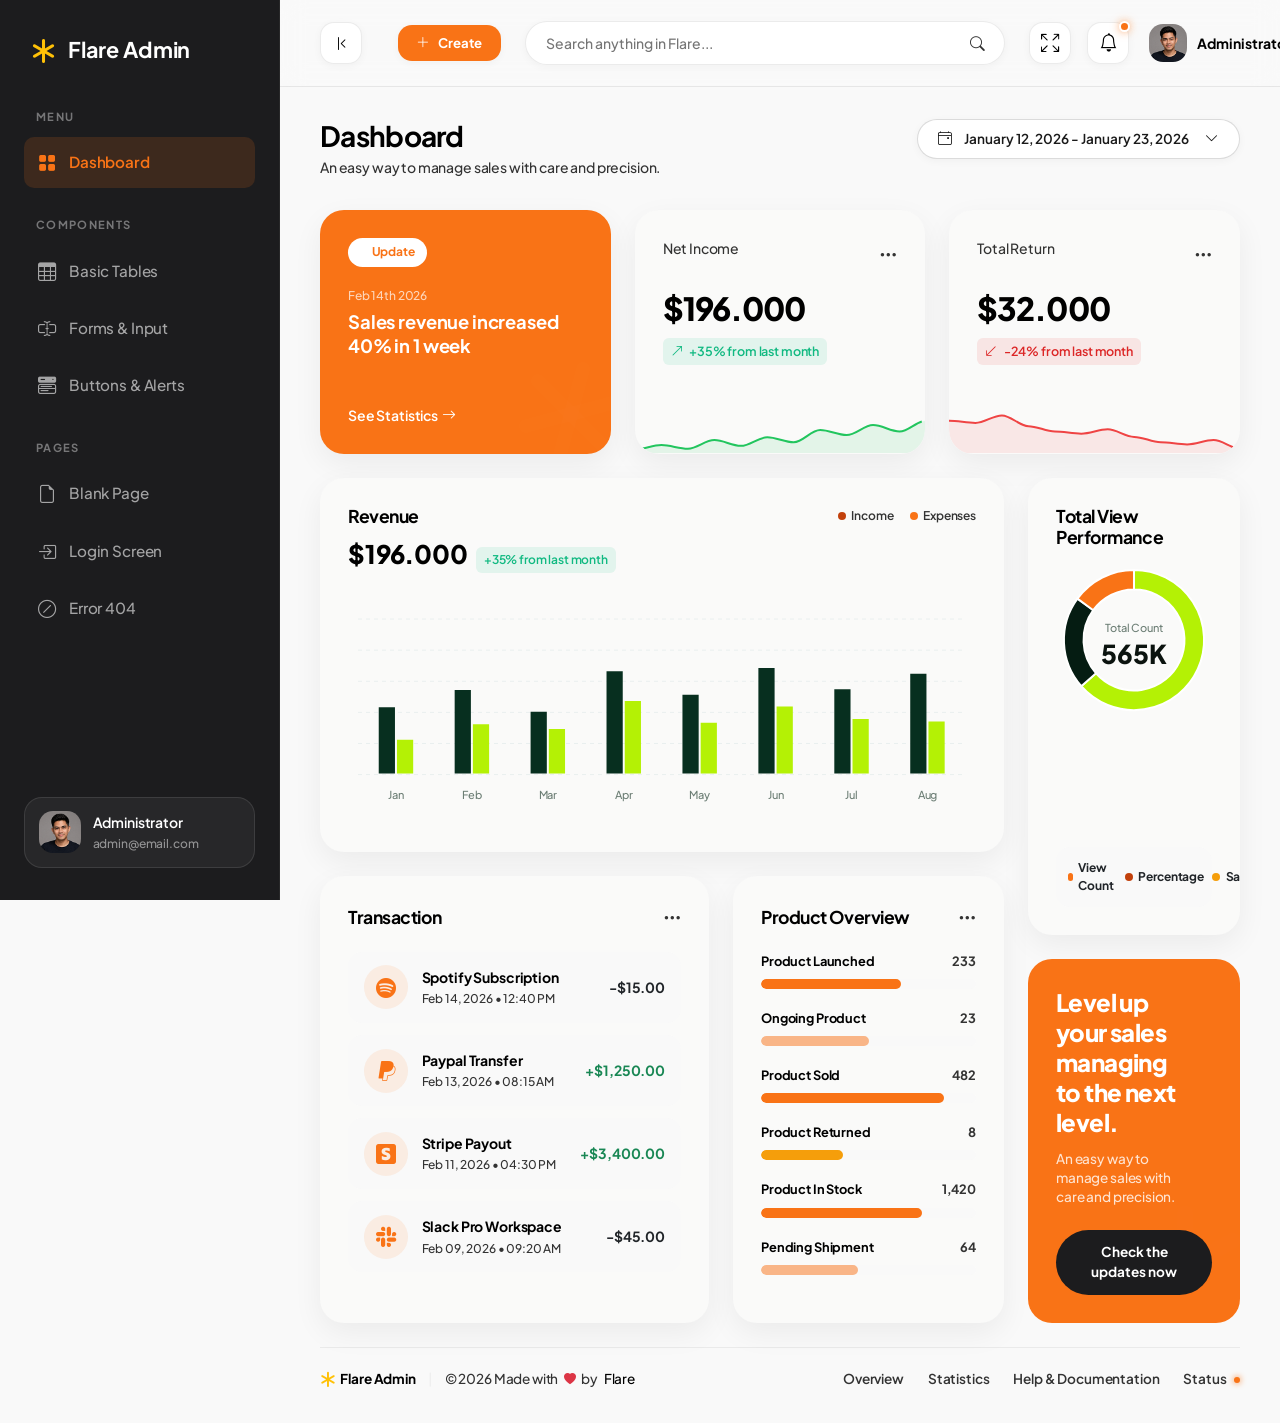
<file: index.html>
<!DOCTYPE html>
<html lang="en">

<head>
  <meta charset="UTF-8">
  <meta name="viewport" content="width=device-width, initial-scale=1.0">
  <title>Flare Admin - Premium Bootstrap 5 Admin Dashboard Template</title>

  <!-- SEO Optimization -->
  <meta name="description" content="Flare Admin - Premium Bootstrap 5 Admin Dashboard Template">
  <meta name="author" content="Flare Admin Team">

  <!-- Favicon -->
  <link rel="icon" type="image/png" href="assets/images/favicon.ico">

  <!-- Local Third-Party Libraries (100% Offline Compatible) -->
  <link rel="stylesheet" href="assets/libs/bootstrap/css/bootstrap.min.css">
  <link rel="stylesheet" href="assets/libs/bootstrap-icons/bootstrap-icons.css">
  <link rel="stylesheet" href="assets/libs/apexcharts/apexcharts.css">
  <link rel="stylesheet" href="assets/libs/flatpickr/flatpickr.min.css">

  <!-- Main Design System & Custom Stylesheet -->
  <link rel="stylesheet" href="assets/css/main.css">

  <!-- FLARE THEME OVERRIDES -->
  <style>
    :root {
      /* Core Flare Palette */
      --flare-500: #f97316;
      --flare-600: #ea580c;
      --flare-700: #c2410c;
      --flare-amber: #f59e0b;
      --flare-ember: #dc2626;

      /* Light Theme Brand Colors */
      --brand-bg: #ffffff;
      --brand-surface: #fafaf9;
      --brand-surface-2: #f5f4f2;
      --brand-text: #000000;
      --brand-text-soft: #1a1a1a;
      --brand-text-muted: #333333;
      --brand-border: rgba(0, 0, 0, 0.08);
      --brand-border-strong: rgba(0, 0, 0, 0.14);
    }

    /* Override Bootstrap Primary */
    .btn-primary {
      background-color: var(--flare-500) !important;
      border-color: var(--flare-500) !important;
    }
    .btn-primary:hover {
      background-color: var(--flare-600) !important;
      border-color: var(--flare-600) !important;
    }
    .text-primary { color: var(--flare-500) !important; }
    .bg-primary { background-color: var(--flare-500) !important; }

    /* Override Original Green/Lime Elements */
    .sidebar-wrapper { background-color: #1c1c1e !important; }
    .sidebar-menu-link.active { background-color: rgba(249, 115, 22, 0.15) !important; color: var(--flare-500) !important; border-right-color: var(--flare-500) !important; }
    .sidebar-menu-link:hover { background-color: rgba(249, 115, 22, 0.05) !important; color: var(--flare-500) !important; }
    .sidebar-brand span { color: var(--brand-bg) !important; }
    
    /* Stat Cards & Accents */
    .alert-green-card { background-color: var(--flare-500) !important; color: white !important; }
    .alert-green-badge { background-color: white !important; color: var(--flare-500) !important; }
    .alert-green-bg-shape rect { fill: rgba(255, 255, 255, 0.2) !important; }
    .alert-green-link { color: white !important; border-bottom-color: white !important; }
    
    .promo-banner-card { background-color: var(--flare-500) !important; }
    .promo-banner-bg-shape rect { fill: rgba(255, 255, 255, 0.15) !important; }
    .btn-promo { background-color: #1c1c1e !important; color: white !important; }
    
    /* Chart / Progress Bars */
    .bg-lime-accent { background-color: var(--flare-500) !important; }
    .bg-forest-medium { background-color: var(--flare-700) !important; }
    .bg-forest-light { background-color: rgba(249, 115, 22, 0.1) !important; color: var(--flare-600) !important; }
    .text-lime { color: var(--flare-500) !important; }
    .legend-dot.bg-lime-accent { background-color: var(--flare-500) !important; }
    .legend-dot.bg-forest-medium { background-color: var(--flare-700) !important; }
    
    /* Navbar Search */
    .navbar-search-input:focus { border-color: var(--flare-500) !important; box-shadow: 0 0 0 3px rgba(249, 115, 22, 0.1) !important; }
    .navbar-action-badge { background-color: var(--flare-500) !important; }
    
    /* Buttons */
    .btn-quick-action { background-color: var(--flare-500) !important; color: white !important; }
    .btn-quick-action:hover { background-color: var(--flare-600) !important; }
    
    /* Trend Badges */
    .trend-up { color: #10b981 !important; background-color: rgba(16, 185, 129, 0.1) !important; }
    .trend-down { color: var(--flare-ember) !important; background-color: rgba(220, 38, 38, 0.1) !important; }

    /* Quick tweaks to match Flare identity */
    .navbar-custom { border-bottom: 1px solid var(--brand-border) !important; }
    .page-title { color: var(--brand-text) !important; }
    .page-subtitle { color: var(--brand-text-muted) !important; }
    .btn-date-picker { border-color: var(--brand-border-strong) !important; color: var(--brand-text-soft) !important; }
  </style>
</head>

<body>

  <!-- ==========================================
         START: Sidebar Component
         ========================================== -->
  <div class="sidebar-wrapper" id="sidebar">
    <!-- Brand Logo / Identity -->
    <a href="index.html" class="sidebar-brand">
      <i class="bi bi-asterisk text-warning"></i>
      <span>Flare Admin</span>
    </a>

    <!-- Navigation Menu -->
    <div class="flex-grow-1 overflow-y-auto">
      <!-- Group: Menu -->
      <div class="sidebar-menu-section">
        <div class="sidebar-menu-title">Menu</div>
        <ul class="sidebar-menu-list">
          <li class="sidebar-menu-item">
            <a href="index.html" class="sidebar-menu-link active" id="menu-overview" title="Overview">
              <i class="bi bi-grid-fill"></i>
              <span>Dashboard</span>
            </a>
          </li>
        </ul>
      </div>

      <!-- Group: Components -->
      <div class="sidebar-menu-section">
        <div class="sidebar-menu-title">Components</div>
        <ul class="sidebar-menu-list">
          <li class="sidebar-menu-item">
            <a href="tables-basic.html" class="sidebar-menu-link" id="menu-basictables" title="Basic Tables">
              <i class="bi bi-table"></i>
              <span>Basic Tables</span>
            </a>
          </li>
          <li class="sidebar-menu-item">
            <a href="ui-forms.html" class="sidebar-menu-link" id="menu-uiforms" title="Forms and Input">
              <i class="bi bi-input-cursor-text"></i>
              <span>Forms & Input</span>
            </a>
          </li>
          <li class="sidebar-menu-item">
            <a href="ui-buttons.html" class="sidebar-menu-link" id="menu-uibuttons" title="Buttons">
              <i class="bi bi-menu-button-wide-fill"></i>
              <span>Buttons & Alerts</span>
            </a>
          </li>
        </ul>
      </div>

      <!-- Group: Pages -->
      <div class="sidebar-menu-section">
        <div class="sidebar-menu-title">Pages</div>
        <ul class="sidebar-menu-list">
          <li class="sidebar-menu-item">
            <a href="page-blank.html" class="sidebar-menu-link" id="menu-blankpage" title="Blank Page">
              <i class="bi bi-file-earmark"></i>
              <span>Blank Page</span>
            </a>
          </li>
          <li class="sidebar-menu-item">
            <a href="page-login.html" class="sidebar-menu-link" id="menu-loginpage" title="Login Page">
              <i class="bi bi-box-arrow-in-right"></i>
              <span>Login Screen</span>
            </a>
          </li>
          <li class="sidebar-menu-item">
            <a href="page-404.html" class="sidebar-menu-link" id="menu-404" title="404 Page">
              <i class="bi bi-slash-circle"></i>
              <span>Error 404</span>
            </a>
          </li>
        </ul>
      </div>
    </div>

    <!-- Sidebar Profile Card -->
    <div class="sidebar-profile">
      <img src="assets/images/avatar.png" alt="Administrator" class="sidebar-profile-img"
        onerror="this.src='https://images.unsplash.com/photo-1534528741775-53994a69daeb?q=80&w=256&auto=format&fit=crop'">
      <div class="sidebar-profile-info">
        <div class="sidebar-profile-name">Administrator</div>
        <div class="sidebar-profile-email">admin@email.com</div>
      </div>
    </div>
  </div>
  <!-- ==========================================
         END: Sidebar Component
         ========================================== -->


  <!-- ==========================================
         START: Main Content Area
         ========================================== -->
  <div class="main-wrapper">

    <!-- START: Top Navbar Component -->
    <header class="navbar-custom">
      <div class="navbar-left">
        <button class="btn-desktop-toggle d-none d-xl-flex align-items-center justify-content-center me-3"
          id="desktop-sidebar-toggle" aria-label="Minimize Sidebar">
          <i class="bi bi-chevron-bar-left"></i>
        </button>
        <button class="sidebar-toggle-btn me-2" id="sidebar-toggle" aria-label="Toggle Navigation">
          <i class="bi bi-list"></i>
        </button>

        <!-- Quick Actions Dropdown -->
        <div class="dropdown ms-2">
          <button class="btn-quick-action dropdown-toggle" type="button" data-bs-toggle="dropdown" aria-expanded="false"
            id="quick-actions-dropdown">
            <i class="bi bi-plus-lg"></i>
            <span>Create</span>
          </button>
          <ul class="dropdown-menu dropdown-menu-quick-action" aria-labelledby="quick-actions-dropdown">
            <li class="dropdown-header">Quick Action Shortcuts</li>
            <li><a class="dropdown-item" href="#"><i class="bi bi-file-earmark-plus"></i> New Invoice</a></li>
            <li><a class="dropdown-item" href="#"><i class="bi bi-person-plus"></i> New User</a></li>
            <li><a class="dropdown-item" href="#"><i class="bi bi-box-seam"></i> New Product</a></li>
            <li><hr class="dropdown-divider"></li>
            <li><a class="dropdown-item" href="#"><i class="bi bi-gear"></i> System Settings</a></li>
          </ul>
        </div>
      </div>

      <!-- Mid navbar: search pill -->
      <div class="navbar-search-wrapper">
        <input type="text" class="navbar-search-input" placeholder="Search anything in Flare..." id="main-search">
        <button class="navbar-search-btn" aria-label="Search">
          <i class="bi bi-search"></i>
        </button>
      </div>

      <!-- Right actions -->
      <div class="navbar-actions">
        <button class="navbar-action-btn me-1" aria-label="Toggle Fullscreen" id="btn-fullscreen">
          <i class="bi bi-arrows-fullscreen"></i>
        </button>
        <div class="dropdown">
          <button class="navbar-action-btn dropdown-toggle" type="button" data-bs-toggle="dropdown"
            aria-expanded="false" id="btn-notifications" data-bs-auto-close="outside">
            <i class="bi bi-bell"></i>
            <span class="navbar-action-badge"></span>
          </button>
          <div class="dropdown-menu dropdown-menu-end dropdown-menu-notification p-0"
            aria-labelledby="btn-notifications">
            <div class="notification-header">
              <h6 class="notification-title">Notifications</h6>
              <button class="btn-clear-all" type="button">Mark all read</button>
            </div>
            <div class="notification-list">
              <a href="#" class="notification-item">
                <div class="notification-icon bg-success text-white"><i class="bi bi-wallet2"></i></div>
                <div class="notification-content">
                  <p class="notification-text">New sale received: <strong>$150.00</strong></p>
                  <span class="notification-time">2 mins ago</span>
                </div>
                <span class="notification-unread-dot"></span>
              </a>
              <a href="#" class="notification-item">
                <div class="notification-icon bg-primary text-white"><i class="bi bi-person-plus-fill"></i></div>
                <div class="notification-content">
                  <p class="notification-text">New user registered: <strong>John Doe</strong></p>
                  <span class="notification-time">1 hour ago</span>
                </div>
                <span class="notification-unread-dot"></span>
              </a>
            </div>
            <a href="#" class="notification-footer">View All Notifications</a>
          </div>
        </div>

        <!-- Profile Dropdown -->
        <div class="dropdown ms-2">
          <button class="navbar-profile-btn dropdown-toggle" type="button" data-bs-toggle="dropdown"
            aria-expanded="false" id="profile-dropdown">
            <img src="assets/images/avatar.png" alt="Profile Image" class="navbar-profile-img">
            <span class="navbar-profile-name d-none d-md-inline">Administrator</span>
            <i class="bi bi-chevron-down navbar-profile-caret"></i>
          </button>
          <ul class="dropdown-menu dropdown-menu-end dropdown-menu-profile" aria-labelledby="profile-dropdown">
            <li class="dropdown-header">Welcome !</li>
            <li><a class="dropdown-item" href="#"><i class="bi bi-person"></i> My Account</a></li>
            <li><a class="dropdown-item" href="#"><i class="bi bi-gear"></i> Settings</a></li>
            <li><a class="dropdown-item" href="#"><i class="bi bi-lock"></i> Lock Screen</a></li>
            <li><hr class="dropdown-divider"></li>
            <li><a class="dropdown-item text-danger" href="page-login.html"><i class="bi bi-box-arrow-right"></i> Logout</a></li>
          </ul>
        </div>
      </div>
    </header>
    <!-- END: Top Navbar Component -->

    <!-- START: Dashboard Header Banner -->
    <div class="page-header">
      <div>
        <h1 class="page-title">Dashboard</h1>
        <p class="page-subtitle">An easy way to manage sales with care and precision.</p>
      </div>
      <button class="btn-date-picker" type="button" id="date-picker-trigger">
        <i class="bi bi-calendar4-event"></i>
        <span id="selected-date-range">January 12, 2026 - January 23, 2026</span>
        <i class="bi bi-chevron-down ms-1"></i>
      </button>
    </div>
    <!-- END: Dashboard Header Banner -->

    <!-- START: Main Layout Grid -->
    <div class="row g-4">

      <!-- TOP AREA: Quick Info Stat Cards Row -->
      <div class="col-12">
        <div class="row g-4">
          <!-- Stat Card 1: Flare Alert Banner -->
          <div class="col-md-4">
            <div class="card alert-green-card">
              <div class="position-relative z-index-2">
                <span class="alert-green-badge">Update</span>
                <div class="alert-green-date">Feb 14th 2026</div>
                <div class="alert-green-text">Sales revenue increased 40% in 1 week</div>
              </div>
              <a href="#" class="alert-green-link z-index-2" id="alert-link-statistics">
                <span>See Statistics</span>
                <i class="bi bi-arrow-right"></i>
              </a>

              <svg class="alert-green-bg-shape" viewBox="0 0 100 100" fill="none" xmlns="http://www.w3.org/2000/svg">
                <g transform="translate(50,50)">
                  <rect x="-6" y="-45" width="12" height="90" rx="6" ry="6" fill="#ffffff" opacity="0.2" />
                  <rect x="-6" y="-45" width="12" height="90" rx="6" ry="6" fill="#ffffff" opacity="0.2" transform="rotate(60)" />
                  <rect x="-6" y="-45" width="12" height="90" rx="6" ry="6" fill="#ffffff" opacity="0.2" transform="rotate(120)" />
                </g>
              </svg>
            </div>
          </div>

          <!-- Stat Card 2: Net Income -->
          <div class="col-md-4">
            <div class="card card-stat d-flex flex-column justify-content-between">
              <div>
                <div class="card-header">
                  <span class="stat-label">Net Income</span>
                  <div class="dropdown">
                    <button class="card-more-btn" type="button" data-bs-toggle="dropdown" aria-expanded="false" aria-label="More Options" id="btn-more-income">
                      <i class="bi bi-three-dots"></i>
                    </button>
                    <ul class="dropdown-menu dropdown-menu-end dropdown-menu-custom">
                      <li><a class="dropdown-item" href="#"><i class="bi bi-arrow-repeat"></i> Refresh</a></li>
                      <li><a class="dropdown-item" href="#"><i class="bi bi-file-earmark-arrow-down"></i> Export Report</a></li>
                      <li><hr class="dropdown-divider"></li>
                      <li><a class="dropdown-item text-danger" href="#"><i class="bi bi-eye-slash"></i> Hide Details</a></li>
                    </ul>
                  </div>
                </div>
                <div class="stat-value">$196.000</div>
                <div class="trend-badge trend-up">
                  <i class="bi bi-arrow-up-right"></i>
                  <span>+35% from last month</span>
                </div>
              </div>
              <div class="sparkline-container sparkline-card-footer">
                <div id="income-sparkline"></div>
              </div>
            </div>
          </div>

          <!-- Stat Card 3: Total Return -->
          <div class="col-md-4">
            <div class="card card-stat d-flex flex-column justify-content-between">
              <div>
                <div class="card-header">
                  <span class="stat-label">Total Return</span>
                  <div class="dropdown">
                    <button class="card-more-btn" type="button" data-bs-toggle="dropdown" aria-expanded="false" aria-label="More Options" id="btn-more-return">
                      <i class="bi bi-three-dots"></i>
                    </button>
                    <ul class="dropdown-menu dropdown-menu-end dropdown-menu-custom">
                      <li><a class="dropdown-item" href="#"><i class="bi bi-arrow-repeat"></i> Refresh</a></li>
                      <li><a class="dropdown-item" href="#"><i class="bi bi-file-earmark-arrow-down"></i> Export Report</a></li>
                      <li><hr class="dropdown-divider"></li>
                      <li><a class="dropdown-item text-danger" href="#"><i class="bi bi-eye-slash"></i> Hide Details</a></li>
                    </ul>
                  </div>
                </div>
                <div class="stat-value">$32.000</div>
                <div class="trend-badge trend-down">
                  <i class="bi bi-arrow-down-left"></i>
                  <span>-24% from last month</span>
                </div>
              </div>
              <div class="sparkline-container sparkline-card-footer">
                <div id="return-sparkline"></div>
              </div>
            </div>
          </div>
        </div>
      </div>

      <!-- LEFT AREA: Primary Dashboard Stats & Tables -->
      <div class="col-xl-9 col-lg-8">
        <div class="row g-4">
          <!-- Revenue Chart -->
          <div class="col-12">
            <div class="card mb-0">
              <div class="card-header mb-2">
                <h2 class="card-title">Revenue</h2>
                <div class="d-flex gap-3 align-items-center">
                  <div class="chart-legend-item">
                    <span class="legend-dot bg-forest-medium"></span>
                    <span class="chart-legend-label">Income</span>
                  </div>
                  <div class="chart-legend-item">
                    <span class="legend-dot bg-lime-accent"></span>
                    <span class="chart-legend-label">Expenses</span>
                  </div>
                </div>
              </div>
              <div class="d-flex align-items-baseline gap-2 mb-3">
                <span class="stat-value-amount">$196.000</span>
                <span class="trend-badge trend-up fs-xs">+35% from last month</span>
              </div>
              <div id="revenue-chart"></div>
            </div>
          </div>

          <!-- Transaction List -->
          <div class="col-md-7 d-flex flex-column">
            <div class="card h-100 flex-grow-1">
              <div class="card-header">
                <h2 class="card-title">Transaction</h2>
                <div class="dropdown">
                  <button class="card-more-btn" type="button" data-bs-toggle="dropdown" aria-expanded="false" aria-label="More Options" id="btn-more-transaction">
                    <i class="bi bi-three-dots"></i>
                  </button>
                  <ul class="dropdown-menu dropdown-menu-end dropdown-menu-custom">
                    <li><a class="dropdown-item" href="#"><i class="bi bi-funnel"></i> Filter Status</a></li>
                    <li><a class="dropdown-item" href="#"><i class="bi bi-file-earmark-arrow-down"></i> Export CSV</a></li>
                  </ul>
                </div>
              </div>

              <div class="transaction-list">
                <div class="transaction-item">
                  <div class="transaction-icon bg-forest-light text-lime">
                    <i class="bi bi-spotify"></i>
                  </div>
                  <div class="transaction-info">
                    <div class="transaction-name">Spotify Subscription</div>
                    <div class="transaction-date">Feb 14, 2026 • 12:40 PM</div>
                  </div>
                  <div class="transaction-amount text-main">-$15.00</div>
                </div>

                <div class="transaction-item">
                  <div class="transaction-icon bg-forest-light text-lime">
                    <i class="bi bi-paypal"></i>
                  </div>
                  <div class="transaction-info">
                    <div class="transaction-name">Paypal Transfer</div>
                    <div class="transaction-date">Feb 13, 2026 • 08:15 AM</div>
                  </div>
                  <div class="transaction-amount text-success">+$1,250.00</div>
                </div>

                <div class="transaction-item">
                  <div class="transaction-icon bg-forest-light text-lime">
                    <i class="bi bi-stripe"></i>
                  </div>
                  <div class="transaction-info">
                    <div class="transaction-name">Stripe Payout</div>
                    <div class="transaction-date">Feb 11, 2026 • 04:30 PM</div>
                  </div>
                  <div class="transaction-amount text-success">+$3,400.00</div>
                </div>

                <div class="transaction-item">
                  <div class="transaction-icon bg-forest-light text-lime">
                    <i class="bi bi-slack"></i>
                  </div>
                  <div class="transaction-info">
                    <div class="transaction-name">Slack Pro Workspace</div>
                    <div class="transaction-date">Feb 09, 2026 • 09:20 AM</div>
                  </div>
                  <div class="transaction-amount text-main">-$45.00</div>
                </div>
              </div>
            </div>
          </div>

          <!-- Product Overview Progress -->
          <div class="col-md-5 d-flex flex-column">
            <div class="card h-100 flex-grow-1">
              <div class="card-header">
                <h2 class="card-title">Product Overview</h2>
                <div class="dropdown">
                  <button class="card-more-btn" type="button" data-bs-toggle="dropdown" aria-expanded="false" aria-label="More Options" id="btn-more-products">
                    <i class="bi bi-three-dots"></i>
                  </button>
                  <ul class="dropdown-menu dropdown-menu-end dropdown-menu-custom">
                    <li><a class="dropdown-item" href="#"><i class="bi bi-plus-lg"></i> Add Product</a></li>
                    <li><a class="dropdown-item" href="#"><i class="bi bi-gear"></i> Manage</a></li>
                  </ul>
                </div>
              </div>

              <div class="progress-container">
                <div class="progress-label-row">
                  <span class="progress-label">Product Launched</span>
                  <span class="progress-value">233</span>
                </div>
                <div class="progress" role="progressbar" aria-label="Product Launched Progress" aria-valuenow="65" aria-valuemin="0" aria-valuemax="100">
                  <div class="progress-bar bg-lime-accent w-65"></div>
                </div>
              </div>

              <div class="progress-container">
                <div class="progress-label-row">
                  <span class="progress-label">Ongoing Product</span>
                  <span class="progress-value">23</span>
                </div>
                <div class="progress" role="progressbar" aria-label="Ongoing Product Progress" aria-valuenow="20" aria-valuemin="0" aria-valuemax="100">
                  <div class="progress-bar bg-lime-accent opacity-50 w-50"></div>
                </div>
              </div>

              <div class="progress-container">
                <div class="progress-label-row">
                  <span class="progress-label">Product Sold</span>
                  <span class="progress-value">482</span>
                </div>
                <div class="progress" role="progressbar" aria-label="Product Sold Progress" aria-valuenow="85" aria-valuemin="0" aria-valuemax="100">
                  <div class="progress-bar bg-lime-accent w-85"></div>
                </div>
              </div>

              <div class="progress-container">
                <div class="progress-label-row">
                  <span class="progress-label">Product Returned</span>
                  <span class="progress-value">8</span>
                </div>
                <div class="progress" role="progressbar" aria-label="Product Returned Progress" aria-valuenow="10" aria-valuemin="0" aria-valuemax="100">
                  <div class="progress-bar bg-brand-orange w-38"></div>
                </div>
              </div>

              <div class="progress-container">
                <div class="progress-label-row">
                  <span class="progress-label">Product In Stock</span>
                  <span class="progress-value">1,420</span>
                </div>
                <div class="progress" role="progressbar" aria-label="Product In Stock Progress" aria-valuenow="75" aria-valuemin="0" aria-valuemax="100">
                  <div class="progress-bar bg-lime-accent w-75"></div>
                </div>
              </div>

              <div class="progress-container">
                <div class="progress-label-row">
                  <span class="progress-label">Pending Shipment</span>
                  <span class="progress-value">64</span>
                </div>
                <div class="progress" role="progressbar" aria-label="Pending Shipment Progress" aria-valuenow="45" aria-valuemin="0" aria-valuemax="100">
                  <div class="progress-bar bg-lime-accent opacity-50 w-45"></div>
                </div>
              </div>
            </div>
          </div>
        </div>
      </div>

      <!-- RIGHT AREA: Performance Details Sidebar Panel -->
      <div class="col-xl-3 col-lg-4">
        <div class="right-panel-wrapper d-flex flex-column gap-4 h-100">
          <!-- Performance Donut Chart card -->
          <div class="card flex-grow-1 d-flex flex-column justify-content-between mb-0">
            <div class="card-header mb-1">
              <h2 class="card-title">Total View Performance</h2>
            </div>
            <div id="views-chart"></div>
            <div class="chart-legends-container">
              <div class="chart-legend-item">
                <span class="legend-dot bg-lime-accent"></span>
                <span class="text-muted-green">View Count</span>
              </div>
              <div class="chart-legend-item">
                <span class="legend-dot bg-forest-medium"></span>
                <span class="text-muted-green">Percentage</span>
              </div>
              <div class="chart-legend-item">
                <span class="legend-dot bg-brand-orange"></span>
                <span class="text-muted-green">Sales</span>
              </div>
            </div>
          </div>

          <!-- Level Up Promotion CTA banner -->
          <div class="promo-banner-card">
            <svg class="promo-banner-bg-shape" viewBox="0 0 100 100" fill="none" xmlns="http://www.w3.org/2000/svg">
              <g transform="translate(50,50)">
                <rect x="-6" y="-45" width="12" height="90" rx="6" ry="6" fill="#ffffff" opacity="0.15" />
                <rect x="-6" y="-45" width="12" height="90" rx="6" ry="6" fill="#ffffff" opacity="0.15" transform="rotate(60)" />
                <rect x="-6" y="-45" width="12" height="90" rx="6" ry="6" fill="#ffffff" opacity="0.15" transform="rotate(120)" />
              </g>
            </svg>

            <h3 class="promo-title">Level up your sales managing to the next level.</h3>
            <p class="promo-desc">An easy way to manage sales with care and precision.</p>
            <button class="btn-promo" id="btn-promo-action">Check the updates now</button>
          </div>
        </div>
      </div>
    </div>

    <!-- START: Footer Component -->
    <footer class="footer-custom">
      <div class="footer-left">
        <span class="footer-logo">
          <i class="bi bi-asterisk text-warning"></i> Flare Admin
        </span>
        <span class="footer-separator">|</span>
        <span class="footer-copy">&copy; 2026 Made with <i class="bi bi-heart-fill text-danger footer-heart"></i> by <a href="#">Flare</a></span>
      </div>
      <div class="footer-right">
        <ul class="footer-links">
          <li><a href="#" class="footer-link">Overview</a></li>
          <li><a href="#" class="footer-link">Statistics</a></li>
          <li><a href="#" class="footer-link">Help & Documentation</a></li>
          <li><a href="#" class="footer-link">Status <span class="status-dot"></span></a></li>
        </ul>
      </div>
    </footer>
    <!-- END: Footer Component -->

  </div>
  <!-- ==========================================
         END: Main Content Area
         ========================================== -->

  <!-- Local Third-Party Libraries Script dependencies -->
  <script src="assets/libs/bootstrap/js/bootstrap.bundle.min.js"></script>
  <script src="assets/libs/apexcharts/apexcharts.min.js"></script>
  <script src="assets/libs/flatpickr/flatpickr.min.js"></script>
  <script src="assets/js/dashboard.js"></script>
</body>

</html>
</file>
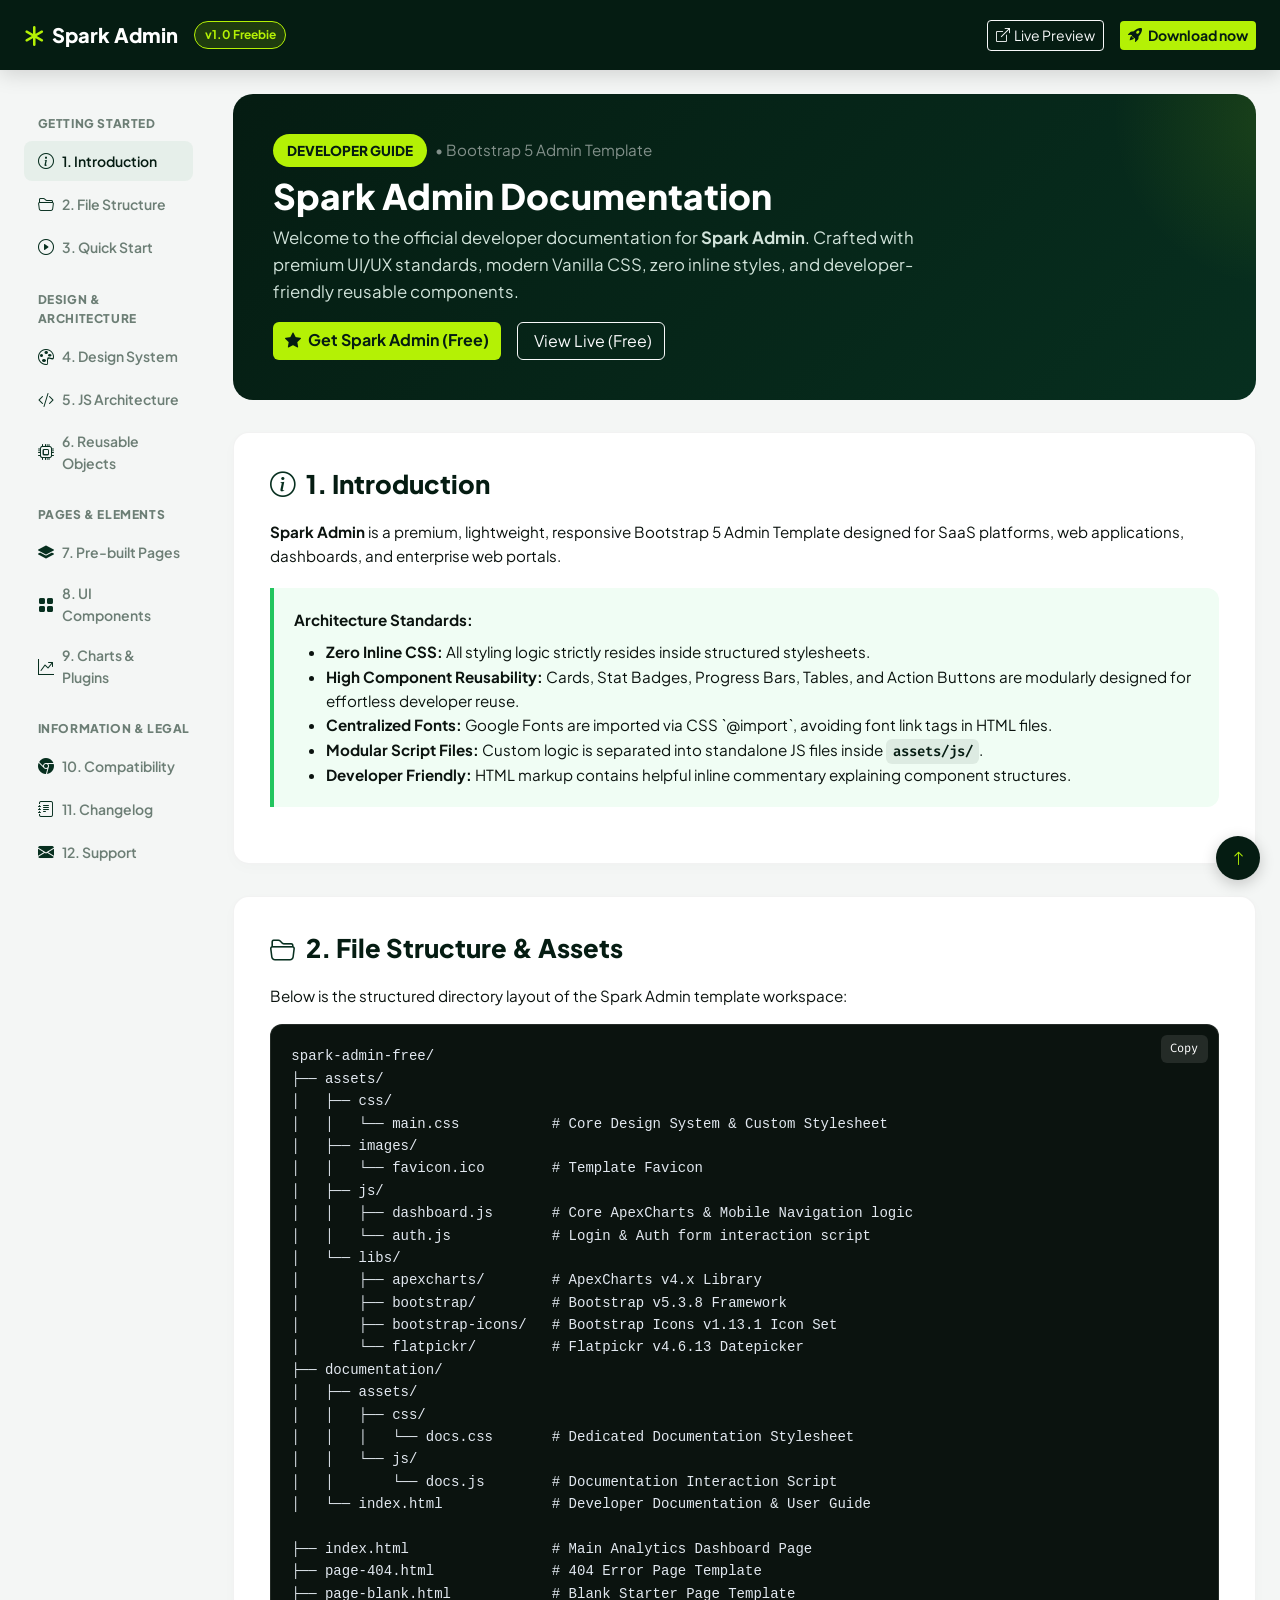
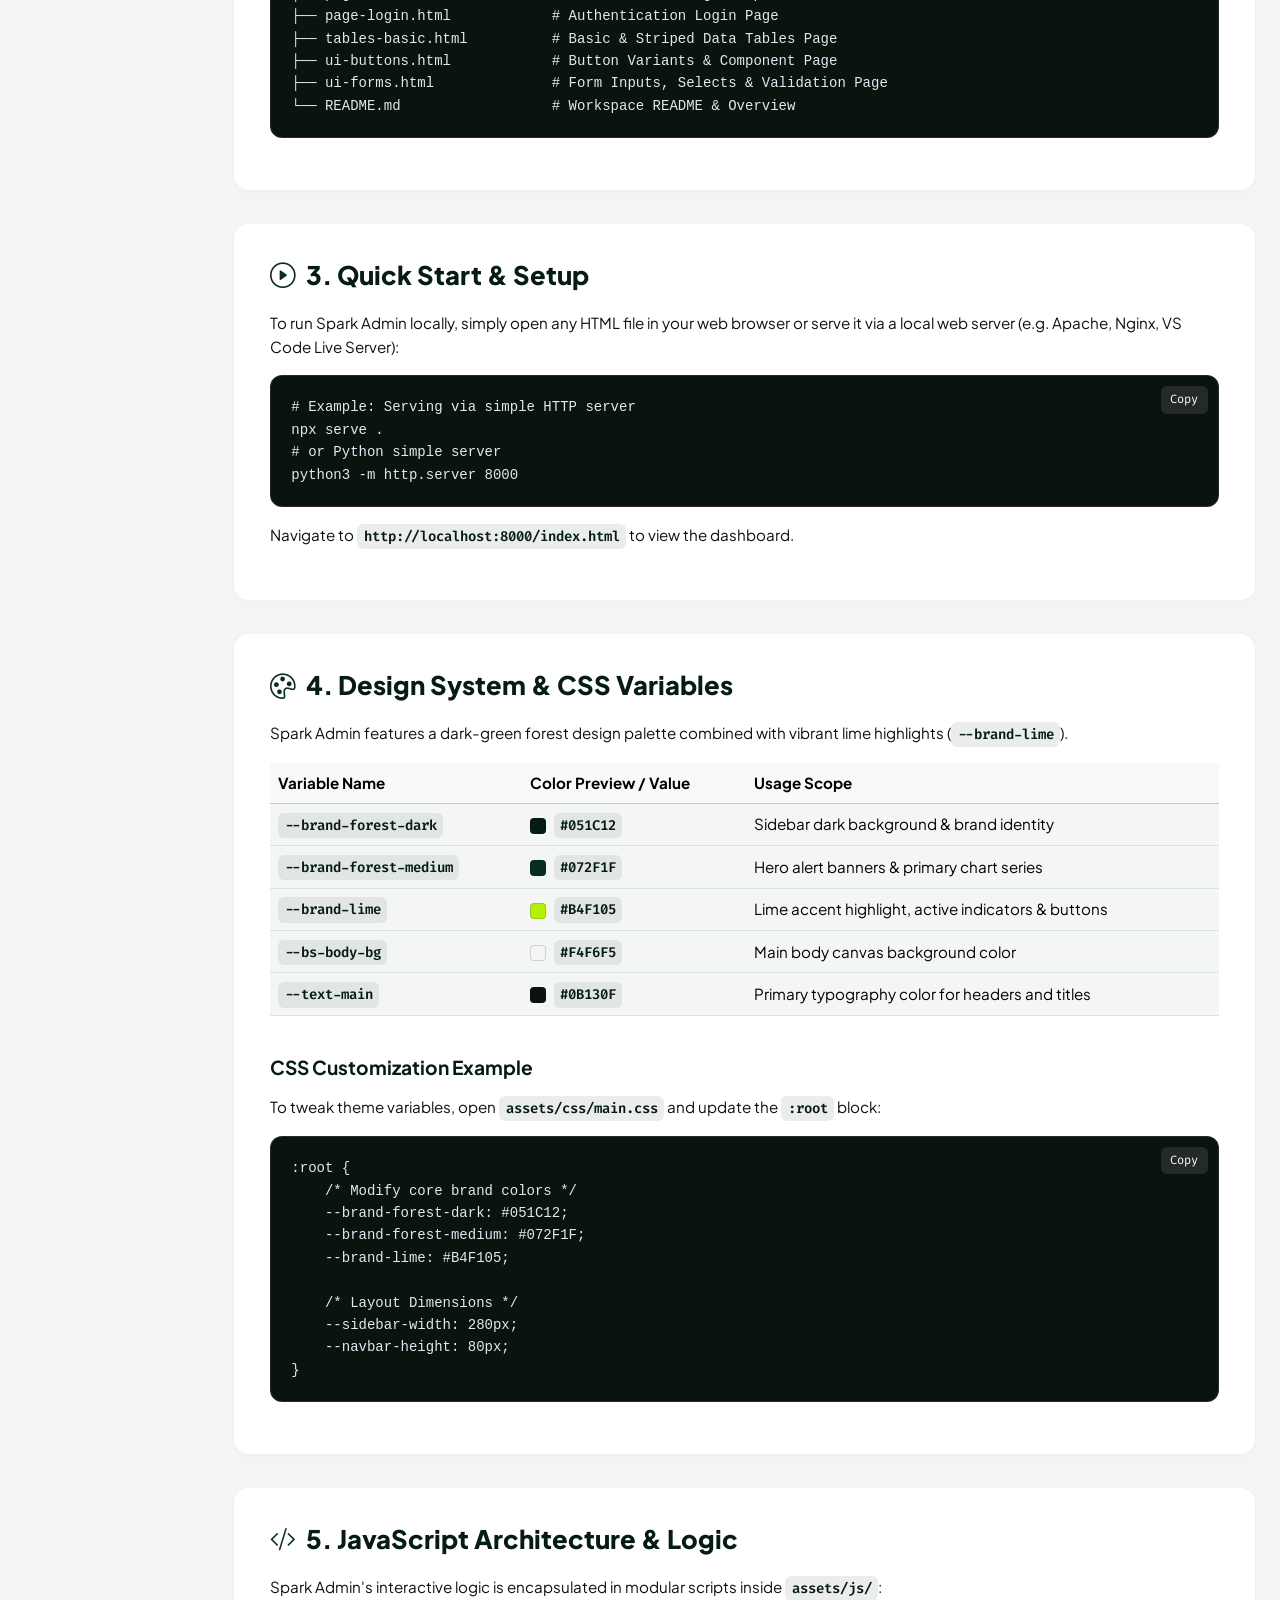
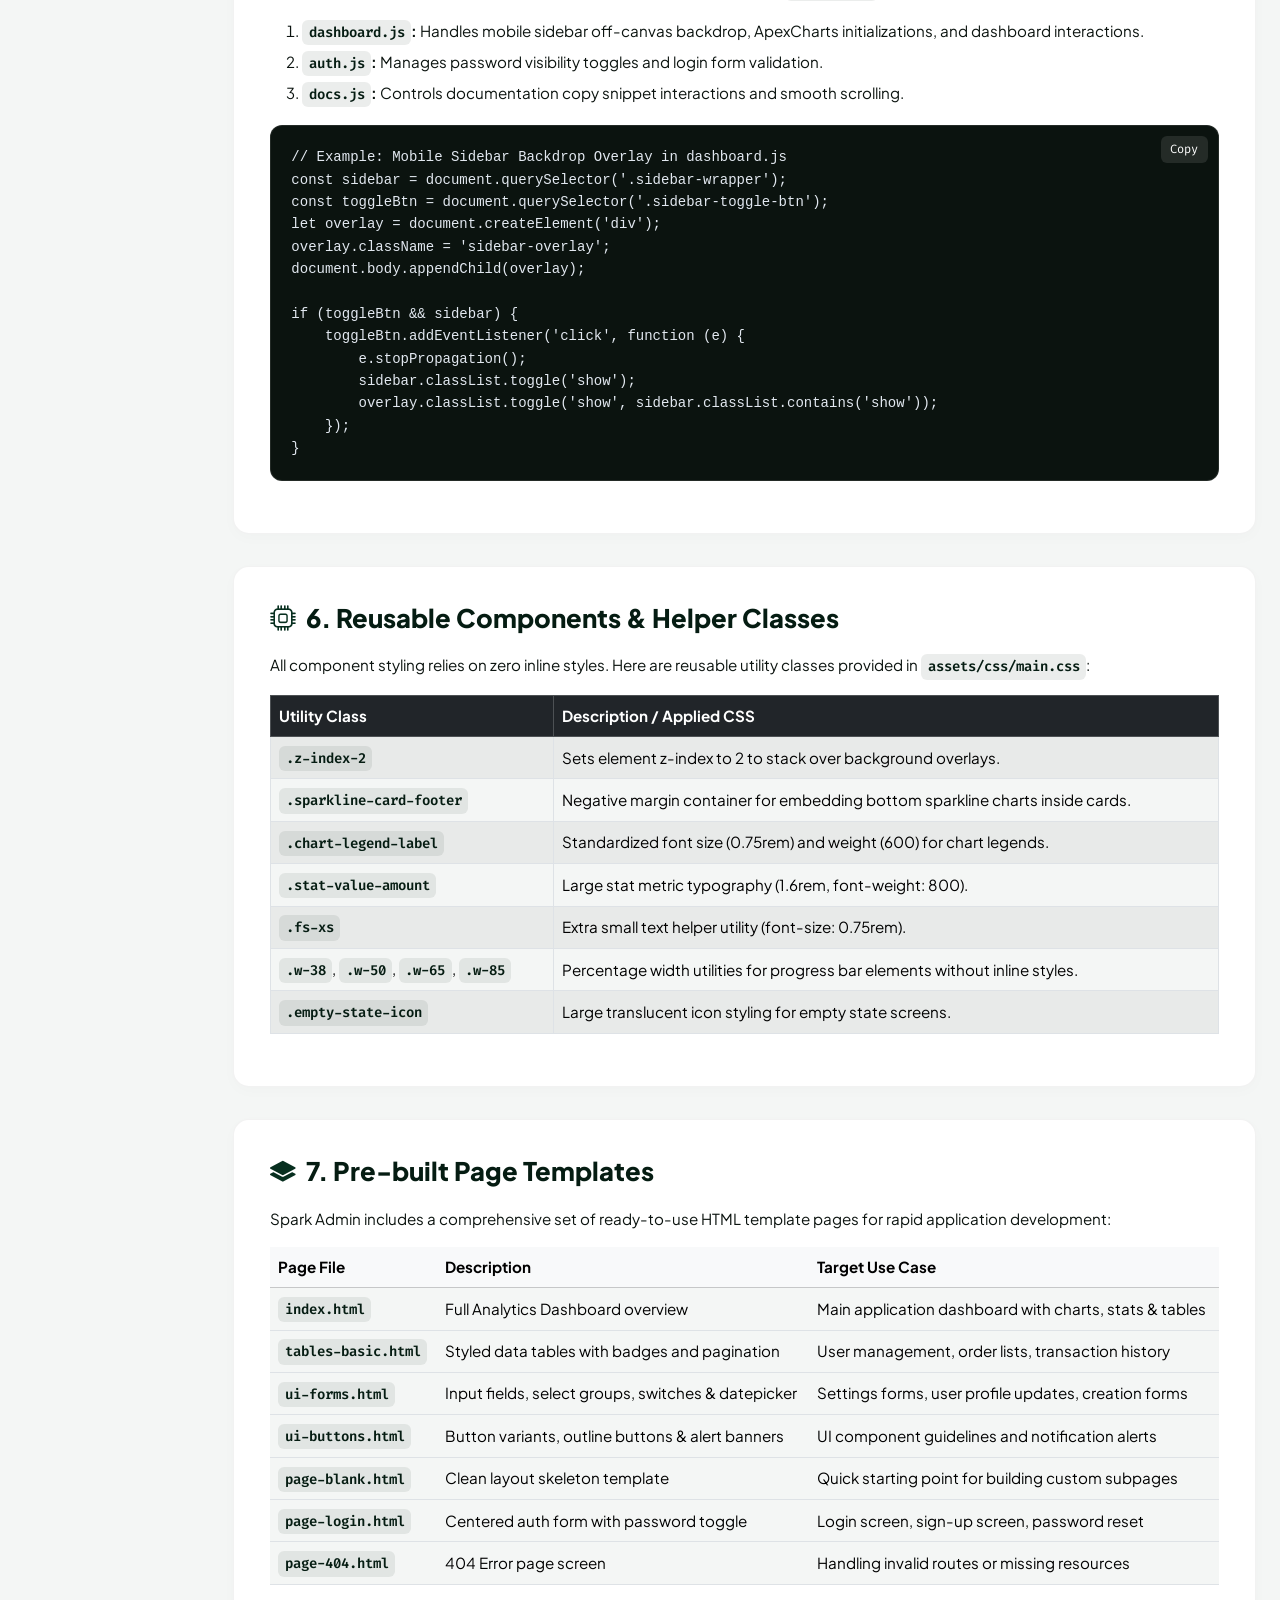
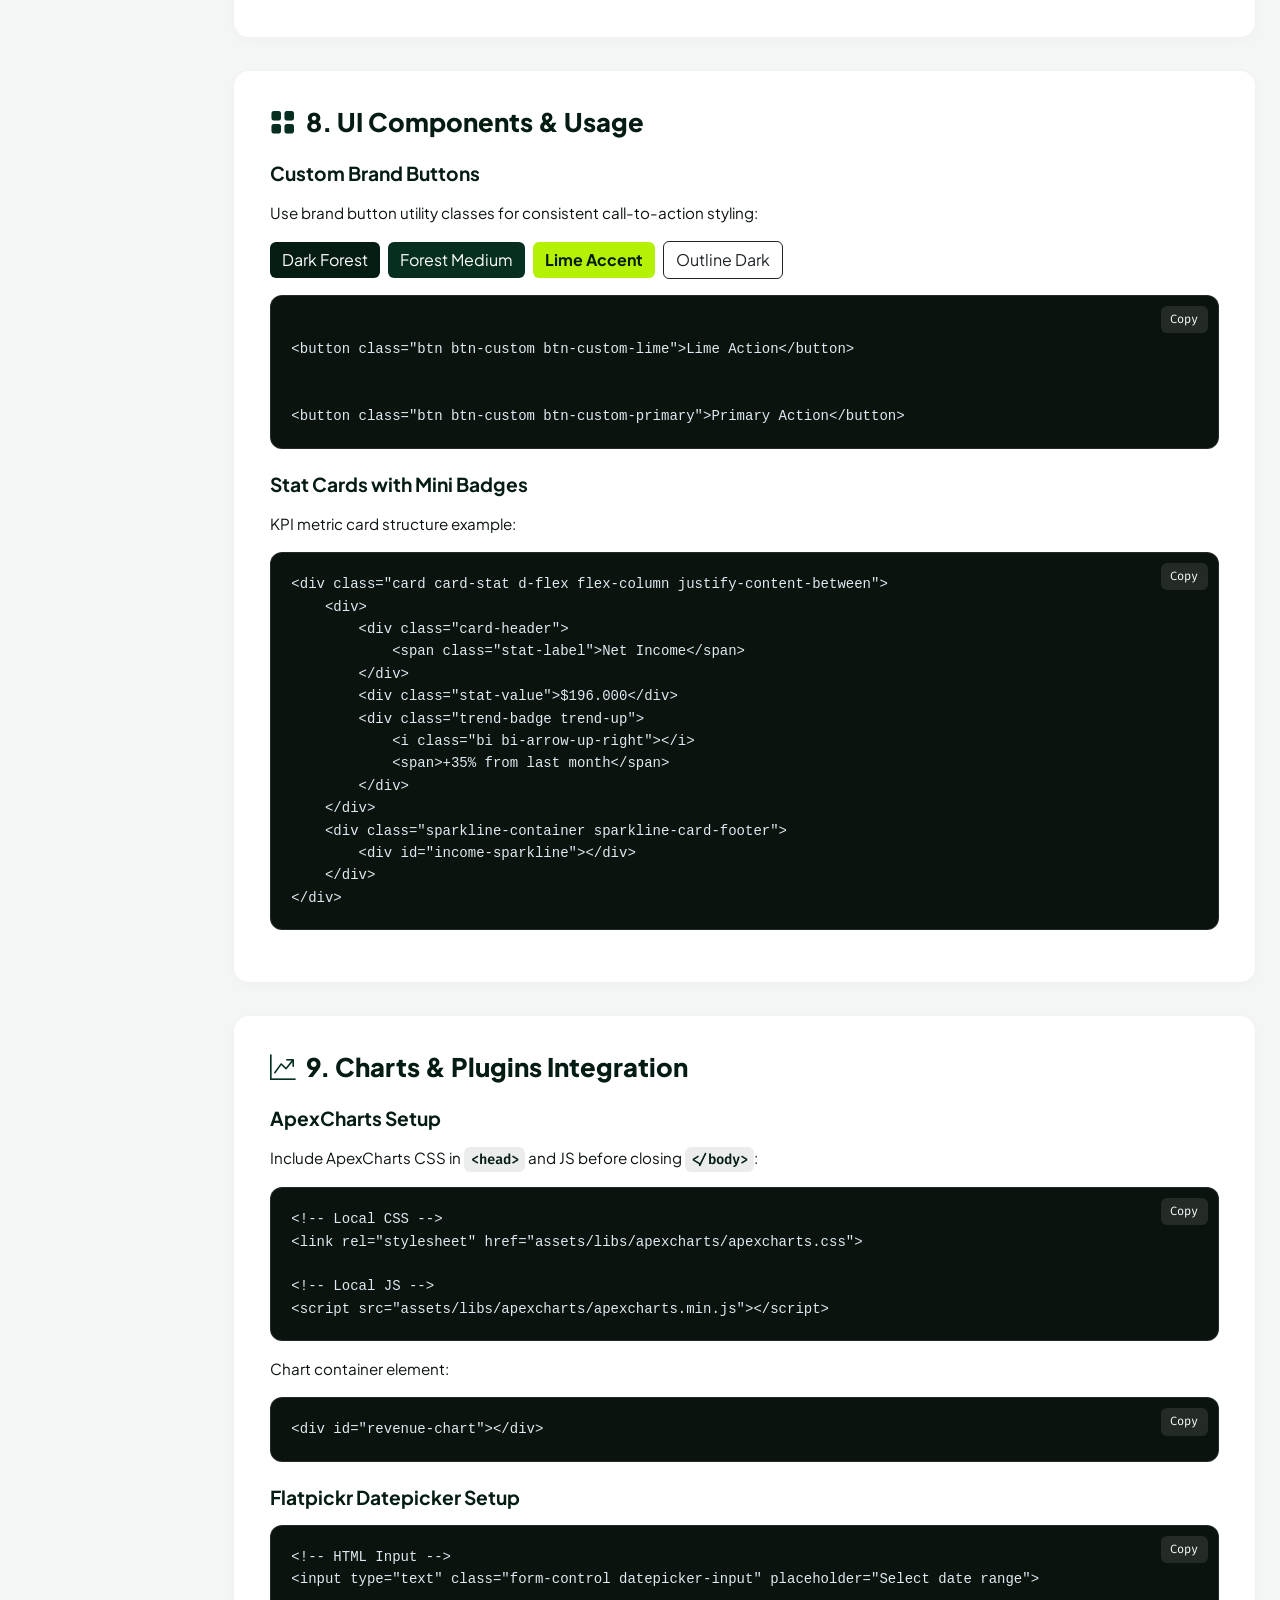
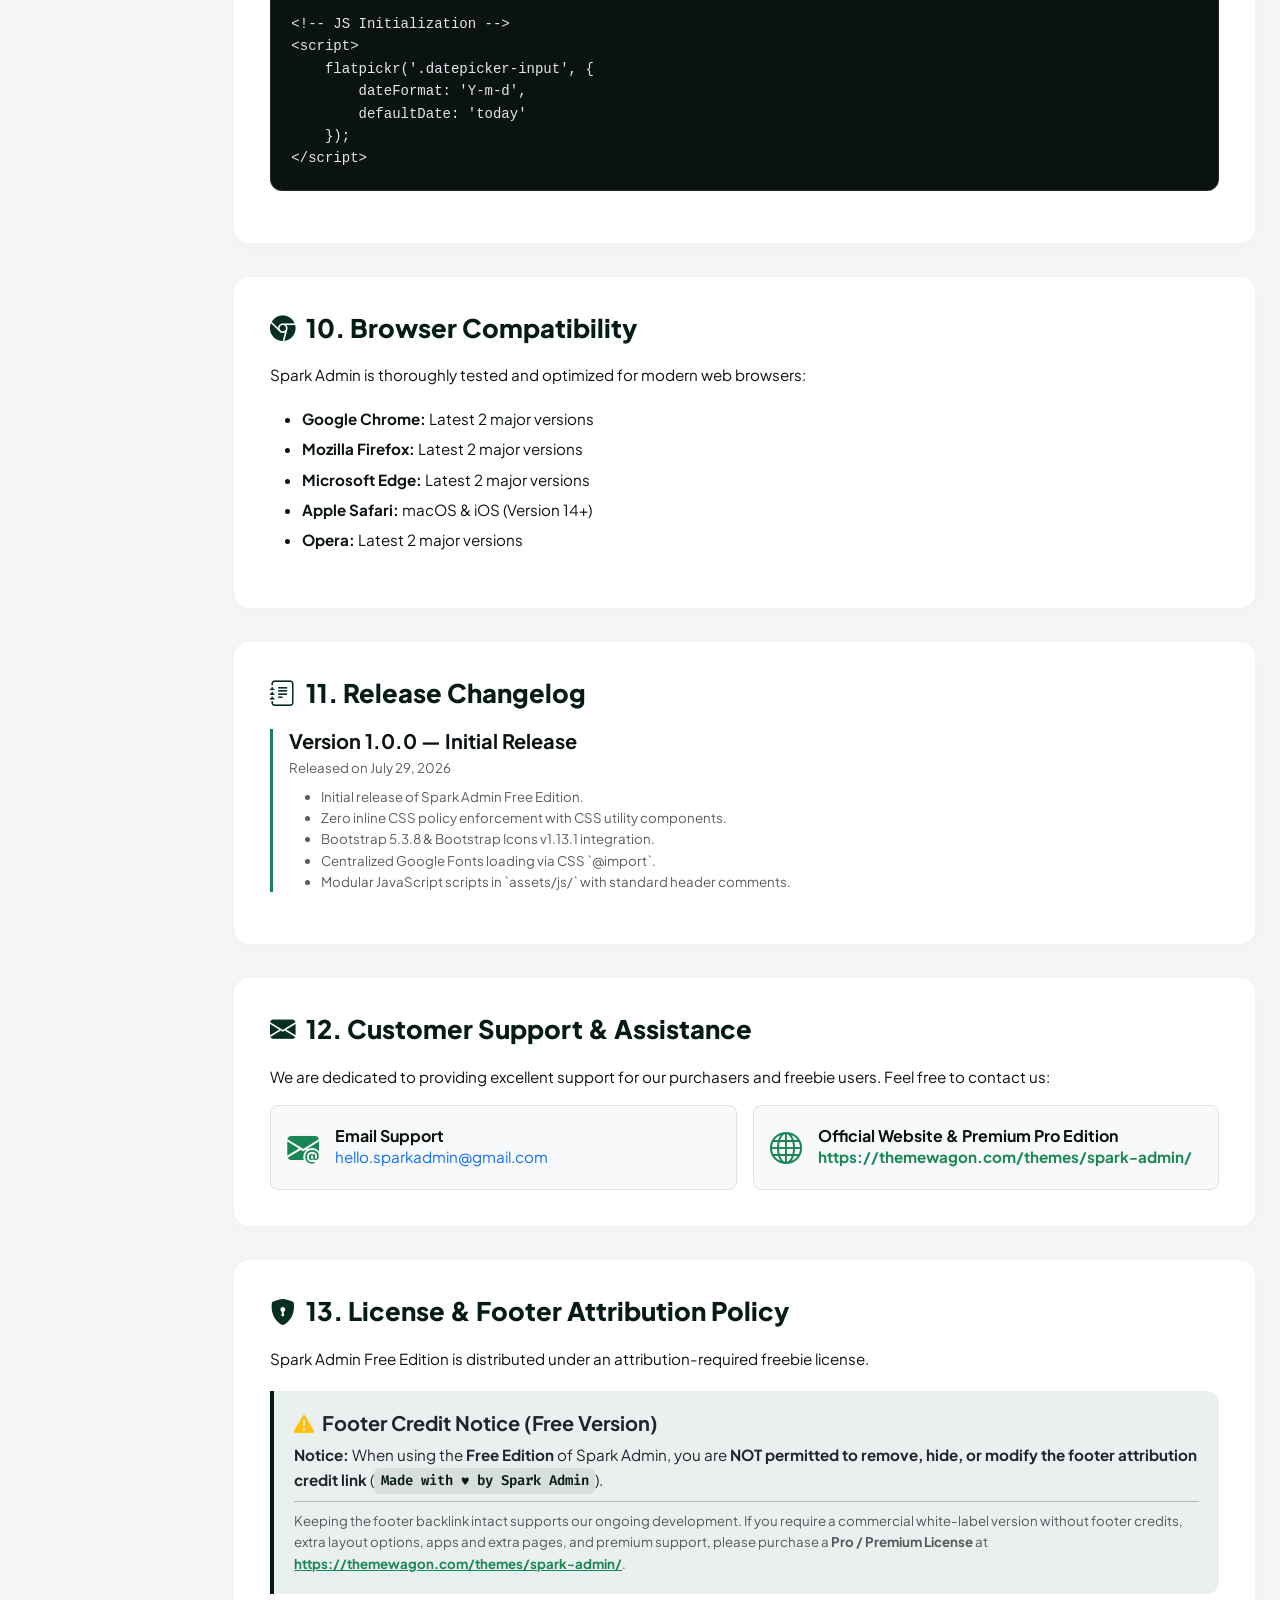
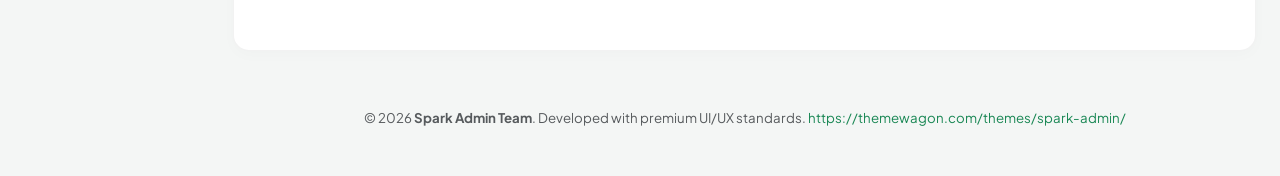
<file: documentation/index.html>
<!DOCTYPE html>
<html lang="en">

<head>
  <meta charset="UTF-8">
  <meta name="viewport" content="width=device-width, initial-scale=1.0">
  <title>Spark Admin - Documentation & Developer Guide</title>

  <!-- Meta Information -->
  <meta name="description"
    content="Official documentation and developer guide for Spark Admin - Bootstrap 5 Admin Dashboard Template.">
  <meta name="author" content="Spark Admin Team">

  <!-- Favicon -->
  <link rel="icon" type="image/png" href="../assets/images/favicon.ico">

  <!-- Bootstrap 5 CSS & Icons -->
  <link rel="stylesheet" href="../assets/libs/bootstrap/css/bootstrap.min.css">
  <link rel="stylesheet" href="../assets/libs/bootstrap-icons/bootstrap-icons.css">

  <!-- Custom Documentation Stylesheet (Google Fonts imported via CSS) -->
  <link rel="stylesheet" href="assets/css/docs.css">
</head>

<body>

  <!-- Header Navigation -->
  <header class="doc-navbar d-flex align-items-center">
    <div class="container-fluid px-4 d-flex align-items-center justify-content-between">
      <div class="d-flex align-items-center gap-3">
        <a href="../index.html" class="doc-brand">
          <i class="bi bi-asterisk"></i>
          <span>Spark Admin</span>
        </a>
        <span class="doc-version-badge">v1.0 Freebie</span>
      </div>
      <div class="d-flex align-items-center gap-3">
        <a href="https://themewagon.github.io/spark-admin/" target="_blank"
          class="btn btn-sm btn-outline-light d-none d-md-inline-flex align-items-center gap-1">
          <i class="bi bi-box-arrow-up-right"></i> Live Preview
        </a>
        <a href="https://themewagon.com/themes/spark-admin/" target="_blank" class="btn btn-sm btn-doc-lime">
          <i class="bi bi-rocket-takeoff-fill me-1"></i> Download now
        </a>
      </div>
    </div>
  </header>

  <!-- Main Content Layout -->
  <div class="container-fluid px-4 py-4">
    <div class="row">

      <!-- Sticky Sidebar Navigation -->
      <div class="col-lg-3 col-xl-2">
        <div class="doc-sidebar">
          <div class="doc-sidebar-title">Getting Started</div>
          <nav class="nav flex-column">
            <a class="nav-link active" href="#introduction"><i class="bi bi-info-circle"></i> 1. Introduction</a>
            <a class="nav-link" href="#file-structure"><i class="bi bi-folder2-open"></i> 2. File Structure</a>
            <a class="nav-link" href="#quick-start"><i class="bi bi-play-circle"></i> 3. Quick Start</a>
          </nav>

          <div class="doc-sidebar-title">Design & Architecture</div>
          <nav class="nav flex-column">
            <a class="nav-link" href="#design-system"><i class="bi bi-palette"></i> 4. Design System</a>
            <a class="nav-link" href="#javascript"><i class="bi bi-code-slash"></i> 5. JS Architecture</a>
            <a class="nav-link" href="#reusable-components"><i class="bi bi-cpu"></i> 6. Reusable Objects</a>
          </nav>

          <div class="doc-sidebar-title">Pages & Elements</div>
          <nav class="nav flex-column">
            <a class="nav-link" href="#page-templates"><i class="bi bi-layers-fill"></i> 7. Pre-built Pages</a>
            <a class="nav-link" href="#ui-components"><i class="bi bi-grid-fill"></i> 8. UI Components</a>
            <a class="nav-link" href="#charts-plugins"><i class="bi bi-graph-up-arrow"></i> 9. Charts & Plugins</a>
          </nav>

          <div class="doc-sidebar-title">Information & Legal</div>
          <nav class="nav flex-column">
            <a class="nav-link" href="#browser-support"><i class="bi bi-browser-chrome"></i> 10. Compatibility</a>
            <a class="nav-link" href="#changelog"><i class="bi bi-journal-text"></i> 11. Changelog</a>
            <a class="nav-link" href="#support"><i class="bi bi-envelope-fill"></i> 12. Support</a>
            <a class="nav-link" href="#license"><i class="bi bi-shield-lock-fill"></i> 13. License & Attribution</a>
          </nav>
        </div>
      </div>

      <!-- Documentation Content Area -->
      <div class="col-lg-9 col-xl-10">

        <!-- Hero Header Banner -->
        <div class="doc-hero">
          <div class="d-flex align-items-center gap-2 mb-2">
            <span class="doc-badge-lime">DEVELOPER GUIDE</span>
            <span class="text-white-50">• Bootstrap 5 Admin Template</span>
          </div>
          <h1>Spark Admin Documentation</h1>
          <p class="mb-3">
            Welcome to the official developer documentation for <strong>Spark Admin</strong>. Crafted with premium UI/UX
            standards, modern Vanilla CSS, zero inline styles, and developer-friendly reusable components.
          </p>
          <div class="d-flex gap-2 flex-wrap">
            <a href="https://themewagon.com/themes/spark-admin/" target="_blank" class="btn btn-doc-lime me-2">
              <i class="bi bi-star-fill me-1"></i> Get Spark Admin (Free)
            </a>
            <a href="https://themewagon.github.com/spark-admin/" target="_blank" class="btn btn-outline-light">
              <i class="bi bi-layout-dashboard me-1"></i> View Live (Free)
            </a>
          </div>
        </div>

        <!-- 1. Introduction Section -->
        <section id="introduction" class="doc-section">
          <h2><i class="bi bi-info-circle"></i> 1. Introduction</h2>
          <p>
            <strong>Spark Admin</strong> is a premium, lightweight, responsive Bootstrap 5 Admin Template designed for
            SaaS platforms, web applications, dashboards, and enterprise web portals.
          </p>

          <div class="doc-alert doc-alert-tip">
            <strong>Architecture Standards:</strong>
            <ul class="mb-0 mt-2">
              <li><strong>Zero Inline CSS:</strong> All styling logic strictly resides inside structured stylesheets.
              </li>
              <li><strong>High Component Reusability:</strong> Cards, Stat Badges, Progress Bars, Tables, and Action
                Buttons are modularly designed for effortless developer reuse.</li>
              <li><strong>Centralized Fonts:</strong> Google Fonts are imported via CSS `@import`, avoiding font link
                tags in HTML files.</li>
              <li><strong>Modular Script Files:</strong> Custom logic is separated into standalone JS files inside
                <code>assets/js/</code>.
              </li>
              <li><strong>Developer Friendly:</strong> HTML markup contains helpful inline commentary explaining
                component structures.</li>
            </ul>
          </div>
        </section>

        <!-- 2. File Structure Section -->
        <section id="file-structure" class="doc-section">
          <h2><i class="bi bi-folder2-open"></i> 2. File Structure & Assets</h2>
          <p>Below is the structured directory layout of the Spark Admin template workspace:</p>

          <pre><button class="btn-copy" onclick="copyCode(this)">Copy</button><code>spark-admin-free/
├── assets/
│   ├── css/
│   │   └── main.css           # Core Design System & Custom Stylesheet
│   ├── images/
│   │   └── favicon.ico        # Template Favicon
│   ├── js/
│   │   ├── dashboard.js       # Core ApexCharts & Mobile Navigation logic
│   │   └── auth.js            # Login & Auth form interaction script
│   └── libs/
│       ├── apexcharts/        # ApexCharts v4.x Library
│       ├── bootstrap/         # Bootstrap v5.3.8 Framework
│       ├── bootstrap-icons/   # Bootstrap Icons v1.13.1 Icon Set
│       └── flatpickr/         # Flatpickr v4.6.13 Datepicker
├── documentation/
│   ├── assets/
│   │   ├── css/
│   │   │   └── docs.css       # Dedicated Documentation Stylesheet
│   │   └── js/
│   │       └── docs.js        # Documentation Interaction Script
│   └── index.html             # Developer Documentation & User Guide

├── index.html                 # Main Analytics Dashboard Page
├── page-404.html              # 404 Error Page Template
├── page-blank.html            # Blank Starter Page Template
├── page-login.html            # Authentication Login Page
├── tables-basic.html          # Basic & Striped Data Tables Page
├── ui-buttons.html            # Button Variants & Component Page
├── ui-forms.html              # Form Inputs, Selects & Validation Page
└── README.md                  # Workspace README & Overview</code></pre>
        </section>

        <!-- 3. Quick Start Section -->
        <section id="quick-start" class="doc-section">
          <h2><i class="bi bi-play-circle"></i> 3. Quick Start & Setup</h2>
          <p>To run Spark Admin locally, simply open any HTML file in your web browser or serve it via a local web
            server (e.g. Apache, Nginx, VS Code Live Server):</p>

          <pre><button class="btn-copy" onclick="copyCode(this)">Copy</button><code># Example: Serving via simple HTTP server
npx serve .
# or Python simple server
python3 -m http.server 8000</code></pre>

          <p>Navigate to <code>http://localhost:8000/index.html</code> to view the dashboard.</p>
        </section>

        <!-- 4. Design System Section -->
        <section id="design-system" class="doc-section">
          <h2><i class="bi bi-palette"></i> 4. Design System & CSS Variables</h2>
          <p>
            Spark Admin features a dark-green forest design palette combined with vibrant lime highlights
            (<code>--brand-lime</code>).
          </p>

          <div class="table-responsive">
            <table class="table table-hover align-middle">
              <thead class="table-light">
                <tr>
                  <th>Variable Name</th>
                  <th>Color Preview / Value</th>
                  <th>Usage Scope</th>
                </tr>
              </thead>
              <tbody>
                <tr>
                  <td><code>--brand-forest-dark</code></td>
                  <td><span class="color-swatch swatch-forest-dark"></span><code>#051C12</code></td>
                  <td>Sidebar dark background & brand identity</td>
                </tr>
                <tr>
                  <td><code>--brand-forest-medium</code></td>
                  <td><span class="color-swatch swatch-forest-medium"></span><code>#072F1F</code></td>
                  <td>Hero alert banners & primary chart series</td>
                </tr>
                <tr>
                  <td><code>--brand-lime</code></td>
                  <td><span class="color-swatch swatch-lime"></span><code>#B4F105</code></td>
                  <td>Lime accent highlight, active indicators & buttons</td>
                </tr>
                <tr>
                  <td><code>--bs-body-bg</code></td>
                  <td><span class="color-swatch swatch-body-bg"></span><code>#F4F6F5</code></td>
                  <td>Main body canvas background color</td>
                </tr>
                <tr>
                  <td><code>--text-main</code></td>
                  <td><span class="color-swatch swatch-text-main"></span><code>#0B130F</code></td>
                  <td>Primary typography color for headers and titles</td>
                </tr>
              </tbody>
            </table>
          </div>

          <h3 id="css-variables" class="mt-4">CSS Customization Example</h3>
          <p>To tweak theme variables, open <code>assets/css/main.css</code> and update the <code>:root</code> block:
          </p>
          <pre><button class="btn-copy" onclick="copyCode(this)">Copy</button><code>:root {
    /* Modify core brand colors */
    --brand-forest-dark: #051C12;
    --brand-forest-medium: #072F1F;
    --brand-lime: #B4F105;
    
    /* Layout Dimensions */
    --sidebar-width: 280px;
    --navbar-height: 80px;
}</code></pre>
        </section>

        <!-- 5. JavaScript Architecture Section -->
        <section id="javascript" class="doc-section">
          <h2><i class="bi bi-code-slash"></i> 5. JavaScript Architecture & Logic</h2>
          <p>Spark Admin's interactive logic is encapsulated in modular scripts inside <code>assets/js/</code>:</p>

          <ol class="lh-lg">
            <li><strong><code>dashboard.js</code>:</strong> Handles mobile sidebar off-canvas backdrop, ApexCharts
              initializations, and dashboard interactions.</li>
            <li><strong><code>auth.js</code>:</strong> Manages password visibility toggles and login form validation.
            </li>
            <li><strong><code>docs.js</code>:</strong> Controls documentation copy snippet interactions and smooth
              scrolling.</li>
          </ol>

          <pre><button class="btn-copy" onclick="copyCode(this)">Copy</button><code>// Example: Mobile Sidebar Backdrop Overlay in dashboard.js
const sidebar = document.querySelector('.sidebar-wrapper');
const toggleBtn = document.querySelector('.sidebar-toggle-btn');
let overlay = document.createElement('div');
overlay.className = 'sidebar-overlay';
document.body.appendChild(overlay);

if (toggleBtn && sidebar) {
    toggleBtn.addEventListener('click', function (e) {
        e.stopPropagation();
        sidebar.classList.toggle('show');
        overlay.classList.toggle('show', sidebar.classList.contains('show'));
    });
}</code></pre>
        </section>

        <!-- 6. Reusable Objects Section -->
        <section id="reusable-components" class="doc-section">
          <h2><i class="bi bi-cpu"></i> 6. Reusable Components & Helper Classes</h2>
          <p>All component styling relies on zero inline styles. Here are reusable utility classes provided in
            <code>assets/css/main.css</code>:
          </p>

          <div class="table-responsive">
            <table class="table table-bordered table-striped align-middle">
              <thead class="table-dark">
                <tr>
                  <th>Utility Class</th>
                  <th>Description / Applied CSS</th>
                </tr>
              </thead>
              <tbody>
                <tr>
                  <td><code>.z-index-2</code></td>
                  <td>Sets element z-index to 2 to stack over background overlays.</td>
                </tr>
                <tr>
                  <td><code>.sparkline-card-footer</code></td>
                  <td>Negative margin container for embedding bottom sparkline charts inside cards.</td>
                </tr>
                <tr>
                  <td><code>.chart-legend-label</code></td>
                  <td>Standardized font size (0.75rem) and weight (600) for chart legends.</td>
                </tr>
                <tr>
                  <td><code>.stat-value-amount</code></td>
                  <td>Large stat metric typography (1.6rem, font-weight: 800).</td>
                </tr>
                <tr>
                  <td><code>.fs-xs</code></td>
                  <td>Extra small text helper utility (font-size: 0.75rem).</td>
                </tr>
                <tr>
                  <td><code>.w-38</code>, <code>.w-50</code>, <code>.w-65</code>, <code>.w-85</code></td>
                  <td>Percentage width utilities for progress bar elements without inline styles.</td>
                </tr>
                <tr>
                  <td><code>.empty-state-icon</code></td>
                  <td>Large translucent icon styling for empty state screens.</td>
                </tr>
              </tbody>
            </table>
          </div>
        </section>

        <!-- 7. Pre-built Pages Section -->
        <section id="page-templates" class="doc-section">
          <h2><i class="bi bi-layers-fill"></i> 7. Pre-built Page Templates</h2>
          <p>Spark Admin includes a comprehensive set of ready-to-use HTML template pages for rapid application
            development:</p>

          <div class="table-responsive">
            <table class="table table-hover align-middle">
              <thead class="table-light">
                <tr>
                  <th>Page File</th>
                  <th>Description</th>
                  <th>Target Use Case</th>
                </tr>
              </thead>
              <tbody>
                <tr>
                  <td><code>index.html</code></td>
                  <td>Full Analytics Dashboard overview</td>
                  <td>Main application dashboard with charts, stats & tables</td>
                </tr>
                <tr>
                  <td><code>tables-basic.html</code></td>
                  <td>Styled data tables with badges and pagination</td>
                  <td>User management, order lists, transaction history</td>
                </tr>
                <tr>
                  <td><code>ui-forms.html</code></td>
                  <td>Input fields, select groups, switches & datepicker</td>
                  <td>Settings forms, user profile updates, creation forms</td>
                </tr>
                <tr>
                  <td><code>ui-buttons.html</code></td>
                  <td>Button variants, outline buttons & alert banners</td>
                  <td>UI component guidelines and notification alerts</td>
                </tr>
                <tr>
                  <td><code>page-blank.html</code></td>
                  <td>Clean layout skeleton template</td>
                  <td>Quick starting point for building custom subpages</td>
                </tr>
                <tr>
                  <td><code>page-login.html</code></td>
                  <td>Centered auth form with password toggle</td>
                  <td>Login screen, sign-up screen, password reset</td>
                </tr>
                <tr>
                  <td><code>page-404.html</code></td>
                  <td>404 Error page screen</td>
                  <td>Handling invalid routes or missing resources</td>
                </tr>
              </tbody>
            </table>
          </div>
        </section>

        <!-- 8. UI Components Section -->
        <section id="ui-components" class="doc-section">
          <h2><i class="bi bi-grid-fill"></i> 8. UI Components & Usage</h2>

          <h3>Custom Brand Buttons</h3>
          <p>Use brand button utility classes for consistent call-to-action styling:</p>
          <div class="mb-3 d-flex gap-2 flex-wrap align-items-center">
            <button class="btn btn-doc-dark">Dark Forest</button>
            <button class="btn btn-doc-medium">Forest Medium</button>
            <button class="btn btn-doc-lime">Lime Accent</button>
            <button class="btn btn-outline-dark">Outline Dark</button>
          </div>

          <pre><button class="btn-copy" onclick="copyCode(this)">Copy</button><code><!-- Lime Accent Button -->
&lt;button class="btn btn-custom btn-custom-lime"&gt;Lime Action&lt;/button&gt;

<!-- Dark Forest Button -->
&lt;button class="btn btn-custom btn-custom-primary"&gt;Primary Action&lt;/button&gt;</code></pre>

          <h3 class="mt-4">Stat Cards with Mini Badges</h3>
          <p>KPI metric card structure example:</p>
          <pre><button class="btn-copy" onclick="copyCode(this)">Copy</button><code>&lt;div class="card card-stat d-flex flex-column justify-content-between"&gt;
    &lt;div&gt;
        &lt;div class="card-header"&gt;
            &lt;span class="stat-label"&gt;Net Income&lt;/span&gt;
        &lt;/div&gt;
        &lt;div class="stat-value"&gt;$196.000&lt;/div&gt;
        &lt;div class="trend-badge trend-up"&gt;
            &lt;i class="bi bi-arrow-up-right"&gt;&lt;/i&gt;
            &lt;span&gt;+35% from last month&lt;/span&gt;
        &lt;/div&gt;
    &lt;/div&gt;
    &lt;div class="sparkline-container sparkline-card-footer"&gt;
        &lt;div id="income-sparkline"&gt;&lt;/div&gt;
    &lt;/div&gt;
&lt;/div&gt;</code></pre>
        </section>

        <!-- 9. Charts & Plugins Section -->
        <section id="charts-plugins" class="doc-section">
          <h2><i class="bi bi-graph-up-arrow"></i> 9. Charts & Plugins Integration</h2>

          <h3>ApexCharts Setup</h3>
          <p>Include ApexCharts CSS in <code>&lt;head&gt;</code> and JS before closing <code>&lt;/body&gt;</code>:</p>
          <pre><button class="btn-copy" onclick="copyCode(this)">Copy</button><code>&lt;!-- Local CSS --&gt;
&lt;link rel="stylesheet" href="assets/libs/apexcharts/apexcharts.css"&gt;

&lt;!-- Local JS --&gt;
&lt;script src="assets/libs/apexcharts/apexcharts.min.js"&gt;&lt;/script&gt;</code></pre>

          <p>Chart container element:</p>
          <pre><button class="btn-copy" onclick="copyCode(this)">Copy</button><code>&lt;div id="revenue-chart"&gt;&lt;/div&gt;</code></pre>

          <h3 class="mt-4">Flatpickr Datepicker Setup</h3>
          <pre><button class="btn-copy" onclick="copyCode(this)">Copy</button><code>&lt;!-- HTML Input --&gt;
&lt;input type="text" class="form-control datepicker-input" placeholder="Select date range"&gt;

&lt;!-- JS Initialization --&gt;
&lt;script&gt;
    flatpickr('.datepicker-input', {
        dateFormat: 'Y-m-d',
        defaultDate: 'today'
    });
&lt;/script&gt;</code></pre>
        </section>

        <!-- 10. Browser Support Section -->
        <section id="browser-support" class="doc-section">
          <h2><i class="bi bi-browser-chrome"></i> 10. Browser Compatibility</h2>
          <p>Spark Admin is thoroughly tested and optimized for modern web browsers:</p>
          <ul class="lh-lg">
            <li><strong>Google Chrome:</strong> Latest 2 major versions</li>
            <li><strong>Mozilla Firefox:</strong> Latest 2 major versions</li>
            <li><strong>Microsoft Edge:</strong> Latest 2 major versions</li>
            <li><strong>Apple Safari:</strong> macOS & iOS (Version 14+)</li>
            <li><strong>Opera:</strong> Latest 2 major versions</li>
          </ul>
        </section>

        <!-- 11. Changelog Section -->
        <section id="changelog" class="doc-section">
          <h2><i class="bi bi-journal-text"></i> 11. Release Changelog</h2>

          <div class="border-start border-3 border-success ps-3 my-3">
            <h5 class="fw-bold mb-1">Version 1.0.0 — Initial Release</h5>
            <p class="text-muted small mb-2">Released on July 29, 2026</p>
            <ul class="small mb-0 text-muted">
              <li>Initial release of Spark Admin Free Edition.</li>
              <li>Zero inline CSS policy enforcement with CSS utility components.</li>
              <li>Bootstrap 5.3.8 & Bootstrap Icons v1.13.1 integration.</li>
              <li>Centralized Google Fonts loading via CSS `@import`.</li>
              <li>Modular JavaScript scripts in `assets/js/` with standard header comments.</li>
            </ul>
          </div>
        </section>

        <!-- 12. Support Section -->
        <section id="support" class="doc-section">
          <h2><i class="bi bi-envelope-fill"></i> 12. Customer Support & Assistance</h2>
          <p>We are dedicated to providing excellent support for our purchasers and freebie users. Feel free to contact
            us:</p>

          <div class="row g-3">
            <div class="col-md-6">
              <div class="p-3 border rounded-3 bg-light d-flex align-items-center gap-3">
                <i class="bi bi-envelope-at-fill fs-2 text-success"></i>
                <div>
                  <h6 class="fw-bold mb-0">Email Support</h6>
                  <a href="mailto:hello.sparkadmin@gmail.com"
                    class="text-decoration-none">hello.sparkadmin@gmail.com</a>
                </div>
              </div>
            </div>
            <div class="col-md-6">
              <div class="p-3 border rounded-3 bg-light d-flex align-items-center gap-3">
                <i class="bi bi-globe fs-2 text-success"></i>
                <div>
                  <h6 class="fw-bold mb-0">Official Website & Premium Pro Edition</h6>
                  <a href="#!"
                    class="text-decoration-none fw-bold text-success">https://themewagon.com/themes/spark-admin/</a>
                </div>
              </div>
            </div>
          </div>
        </section>

        <!-- 13. License & Footer Credit Policy Section -->
        <section id="license" class="doc-section">
          <h2><i class="bi bi-shield-lock-fill"></i> 13. License & Footer Attribution Policy</h2>
          <p>Spark Admin Free Edition is distributed under an attribution-required freebie license.</p>

          <div class="doc-alert doc-alert-info">
            <h5 class="fw-bold text-dark mb-2"><i class="bi bi-exclamation-triangle-fill me-2 text-warning"></i>Footer
              Credit Notice (Free Version)</h5>
            <p class="mb-2 text-dark">
              <strong>Notice:</strong> When using the <strong>Free Edition</strong> of Spark Admin, you are <strong>NOT
                permitted to remove, hide, or modify the footer attribution credit link</strong>
              (<code>Made with ♥ by Spark Admin</code>).
            </p>
            <hr class="my-2">
            <p class="small mb-0 text-muted">
              Keeping the footer backlink intact supports our ongoing development. If you require a commercial
              white-label version without footer credits, extra layout options, apps and extra pages, and premium
              support, please purchase a <strong>Pro / Premium License</strong> at <a href="#!"
                class="fw-bold text-success">https://themewagon.com/themes/spark-admin/</a>.
            </p>
          </div>
        </section>

        <!-- Footer -->
        <footer class="py-4 text-center text-muted small">
          <p class="mb-0">&copy; 2026 <strong>Spark Admin Team</strong>. Developed with premium UI/UX standards. <a
              href="#!" class="text-success text-decoration-none">https://themewagon.com/themes/spark-admin/</a></p>
        </footer>
      </div>
    </div>
  </div>

  <!-- Back to top button -->
  <a href="#" class="back-to-top" title="Back to top">
    <i class="bi bi-arrow-up"></i>
  </a>

  <!-- Local Bootstrap bundle -->
  <script src="../assets/libs/bootstrap/js/bootstrap.bundle.min.js"></script>

  <!-- Custom Documentation script module -->
  <script src="assets/js/docs.js"></script>
</body>

</html>
</file>
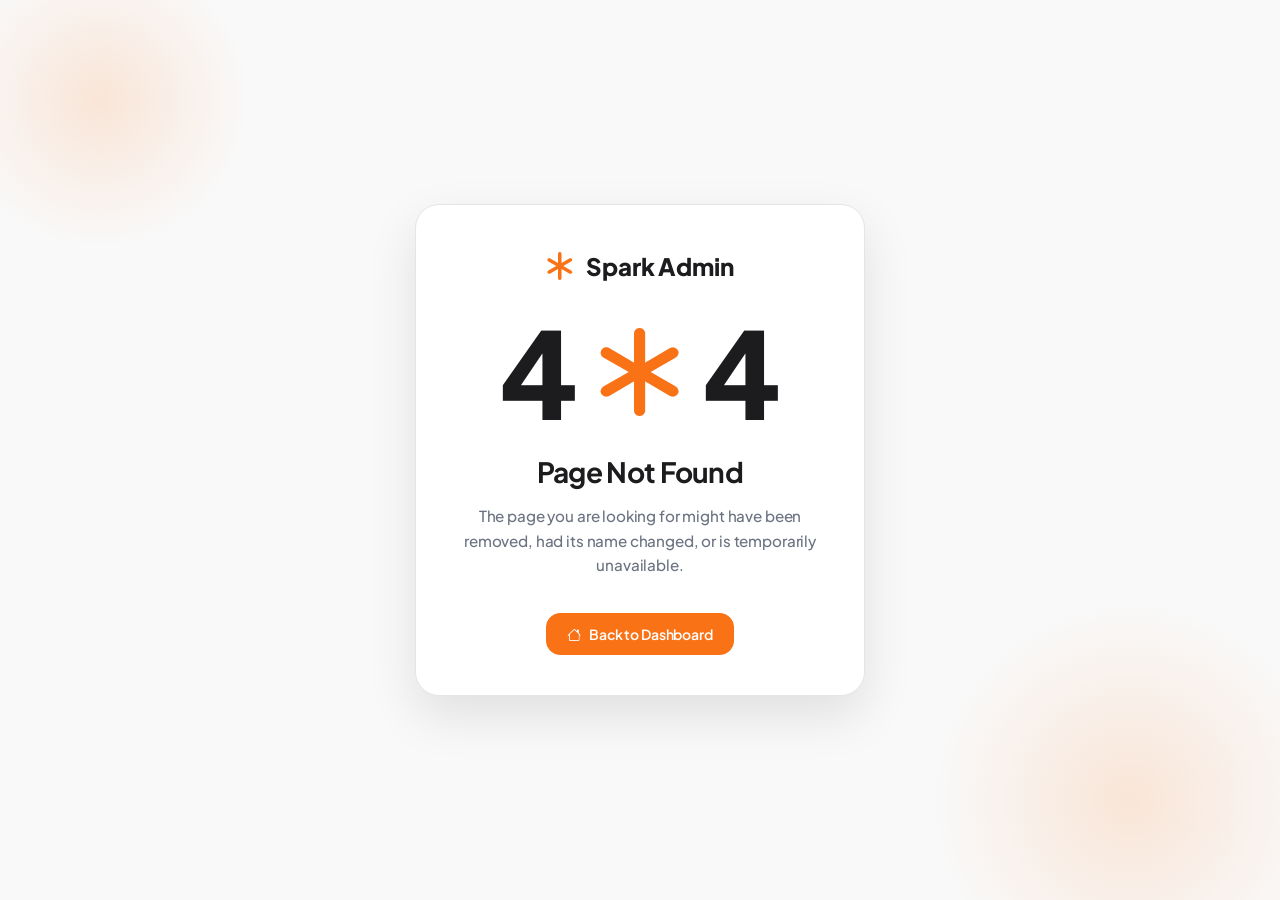
<file: page-404.html>
<!DOCTYPE html>
<html lang="en">
<head>
    <meta charset="UTF-8">
    <meta name="viewport" content="width=device-width, initial-scale=1.0">
    <title>404 Page Not Found - Spark Admin Premium Bootstrap 5 Admin Dashboard Template</title>
    
    <!-- SEO Optimization -->
    <meta name="description" content="404 Page Not Found - Spark Admin Premium Bootstrap 5 Admin Dashboard Template">
    <meta name="author" content="Spark Admin Team">
    
    <!-- Favicon -->
    <link rel="icon" type="image/png" href="assets/images/favicon.ico">
    
    <!-- Local Third-Party Libraries (100% Offline Compatible) -->
    <link rel="stylesheet" href="assets/libs/bootstrap/css/bootstrap.min.css">
    <link rel="stylesheet" href="assets/libs/bootstrap-icons/bootstrap-icons.css">
    
    <!-- Main Design System & Custom Stylesheet -->
    <link rel="stylesheet" href="assets/css/main.css">
</head>
<body>

    <!-- ==========================================
         START: 404 Error Page Container & Card
         ========================================== -->
    <div class="login-wrapper">
        <!-- Glowing background shapes matching theme aesthetic -->
        <div class="login-bg-shape login-bg-shape-1"></div>
        <div class="login-bg-shape login-bg-shape-2"></div>
        
        <!-- Main centered error card layout -->
        <div class="login-card text-center">
            
            <!-- Brand Identity -->
            <a href="index.html" class="login-brand text-decoration-none">
                <i class="bi bi-asterisk"></i>
                <span>Spark Admin</span>
            </a>
            
            <!-- Giant 404 header with spinning asterisk Zero -->
            <div class="error-title-huge">
                <span>4</span>
                <i class="bi bi-asterisk"></i>
                <span>4</span>
            </div>
            
            <h2 class="error-subtitle">Page Not Found</h2>
            <p class="error-desc">
                The page you are looking for might have been removed, had its name changed, or is temporarily unavailable.
            </p>
            
            <div class="error-actions-group">
                <a href="index.html" class="btn-custom btn-custom-primary">
                    <i class="bi bi-house"></i> Back to Dashboard
                </a>
            </div>
            
        </div>
    </div>
    <!-- END: 404 Error Page Container -->

    <!-- Local Third-Party Libraries Script dependencies -->
    <script src="assets/libs/bootstrap/js/bootstrap.bundle.min.js"></script>
</body>
</html>
</file>
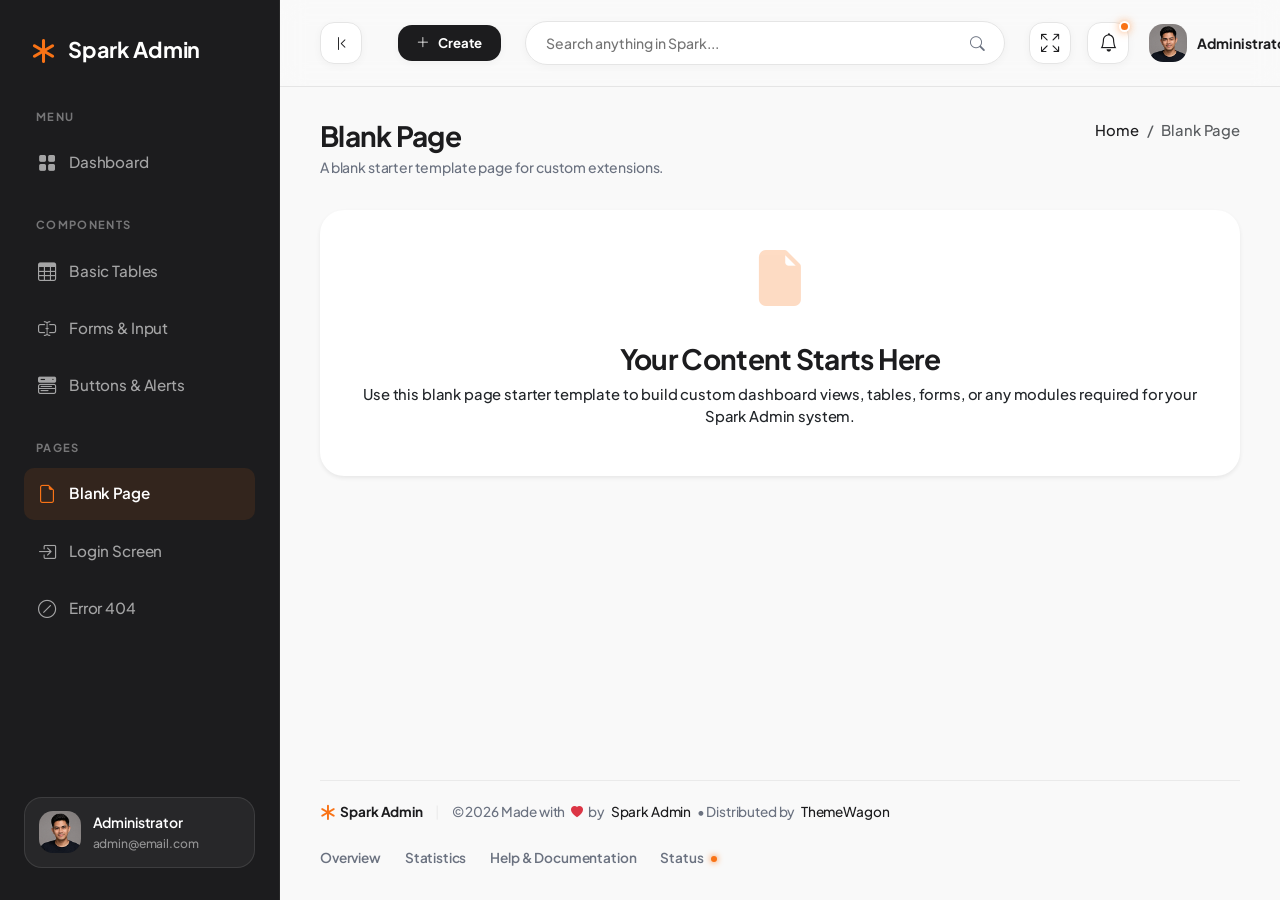
<file: page-blank.html>
<!DOCTYPE html>
<html lang="en">

<head>
  <meta charset="UTF-8">
  <meta name="viewport" content="width=device-width, initial-scale=1.0">
  <title>Blank Page - Spark Admin Premium Bootstrap 5 Admin Dashboard Template</title>

  <!-- SEO Optimization -->
  <meta name="description" content="Blank Page - Spark Admin Premium Bootstrap 5 Admin Dashboard Template">
  <meta name="author" content="Spark Admin Team">

  <!-- Favicon -->
  <link rel="icon" type="image/png" href="assets/images/favicon.ico">

  <!-- Local Third-Party Libraries (100% Offline Compatible) -->
  <link rel="stylesheet" href="assets/libs/bootstrap/css/bootstrap.min.css">
  <link rel="stylesheet" href="assets/libs/bootstrap-icons/bootstrap-icons.css">
  <link rel="stylesheet" href="assets/libs/apexcharts/apexcharts.css">
  <link rel="stylesheet" href="assets/libs/flatpickr/flatpickr.min.css">

  <!-- Main Design System & Custom Stylesheet -->
  <link rel="stylesheet" href="assets/css/main.css">
</head>

<body>

  <!-- ==========================================
         START: Sidebar Component
         Highly polished, dark-green navigation
         ========================================== -->
  <div class="sidebar-wrapper" id="sidebar">
    <!-- Brand Logo / Identity -->
    <a href="index.html" class="sidebar-brand">
      <i class="bi bi-asterisk"></i>
      <span>Spark Admin</span>
    </a>

    <!-- Navigation Menu -->
    <div class="flex-grow-1 overflow-y-auto">
      <!-- Group: Menu -->
      <div class="sidebar-menu-section">
        <div class="sidebar-menu-title">Menu</div>
        <ul class="sidebar-menu-list">
          <li class="sidebar-menu-item">
            <a href="index.html" class="sidebar-menu-link" id="menu-overview" title="Overview">
              <i class="bi bi-grid-fill"></i>
              <span>Dashboard</span>
            </a>
          </li>
        </ul>
      </div>

      <!-- Group: Components -->
      <div class="sidebar-menu-section">
        <div class="sidebar-menu-title">Components</div>
        <ul class="sidebar-menu-list">
          <li class="sidebar-menu-item">
            <a href="tables-basic.html" class="sidebar-menu-link" id="menu-basictables" title="Basic Tables">
              <i class="bi bi-table"></i>
              <span>Basic Tables</span>
            </a>
          </li>
          <li class="sidebar-menu-item">
            <a href="ui-forms.html" class="sidebar-menu-link" id="menu-uiforms" title="Forms and Input">
              <i class="bi bi-input-cursor-text"></i>
              <span>Forms & Input</span>
            </a>
          </li>
          <li class="sidebar-menu-item">
            <a href="ui-buttons.html" class="sidebar-menu-link" id="menu-uibuttons" title="Buttons">
              <i class="bi bi-menu-button-wide-fill"></i>
              <span>Buttons & Alerts</span>
            </a>
          </li>
        </ul>
      </div>

      <!-- Group: Pages -->
      <div class="sidebar-menu-section">
        <div class="sidebar-menu-title">Pages</div>
        <ul class="sidebar-menu-list">
          <li class="sidebar-menu-item">
            <a href="page-blank.html" class="sidebar-menu-link active" id="menu-blankpage" title="Blank Page">
              <i class="bi bi-file-earmark"></i>
              <span>Blank Page</span>
            </a>
          </li>
          <li class="sidebar-menu-item">
            <a href="page-login.html" class="sidebar-menu-link" id="menu-loginpage" title="Login Page">
              <i class="bi bi-box-arrow-in-right"></i>
              <span>Login Screen</span>
            </a>
          </li>
          <li class="sidebar-menu-item">
            <a href="page-404.html" class="sidebar-menu-link" id="menu-404" title="404 Page">
              <i class="bi bi-slash-circle"></i>
              <span>Error 404</span>
            </a>
          </li>

        </ul>
      </div>
    </div>

    <!-- Sidebar Profile Card (Dynamic Footer) -->
    <div class="sidebar-profile">
      <img src="assets/images/avatar.png" alt="Administrator" class="sidebar-profile-img"
        onerror="this.src='https://images.unsplash.com/photo-1534528741775-53994a69daeb?q=80&w=256&auto=format&fit=crop'">
      <div class="sidebar-profile-info">
        <div class="sidebar-profile-name">Administrator</div>
        <div class="sidebar-profile-email">admin@email.com</div>
      </div>
    </div>
  </div>
  <!-- ==========================================
         END: Sidebar Component
         ========================================== -->


  <!-- ==========================================
         START: Main Content Area
         ========================================== -->
  <div class="main-wrapper">

    <!-- START: Top Navbar Component -->
    <header class="navbar-custom">
      <div class="navbar-left">
        <!-- Desktop sidebar toggle (visible on large screens only) -->
        <button class="btn-desktop-toggle d-none d-xl-flex align-items-center justify-content-center me-3"
          id="desktop-sidebar-toggle" aria-label="Minimize Sidebar">
          <i class="bi bi-chevron-bar-left"></i>
        </button>
        <!-- Mobile sidebar toggle -->
        <button class="sidebar-toggle-btn me-2" id="sidebar-toggle" aria-label="Toggle Navigation">
          <i class="bi bi-list"></i>
        </button>

        <!-- Quick Actions Dropdown -->
        <div class="dropdown ms-2">
          <button class="btn-quick-action dropdown-toggle" type="button" data-bs-toggle="dropdown" aria-expanded="false"
            id="quick-actions-dropdown">
            <i class="bi bi-plus-lg"></i>
            <span>Create</span>
          </button>
          <ul class="dropdown-menu dropdown-menu-quick-action" aria-labelledby="quick-actions-dropdown">
            <li class="dropdown-header">Quick Action Shortcuts</li>
            <li><a class="dropdown-item" href="#"><i class="bi bi-file-earmark-plus"></i> New Invoice</a></li>
            <li><a class="dropdown-item" href="#"><i class="bi bi-person-plus"></i> New User</a></li>
            <li><a class="dropdown-item" href="#"><i class="bi bi-box-seam"></i> New Product</a></li>
            <li>
              <hr class="dropdown-divider">
            </li>
            <li><a class="dropdown-item" href="#"><i class="bi bi-gear"></i> System Settings</a></li>
          </ul>
        </div>
      </div>

      <!-- Mid navbar: search pill -->
      <div class="navbar-search-wrapper">
        <input type="text" class="navbar-search-input" placeholder="Search anything in Spark..." id="main-search">
        <button class="navbar-search-btn" aria-label="Search">
          <i class="bi bi-search"></i>
        </button>
      </div>

      <!-- Right actions -->
      <div class="navbar-actions">
        <!-- Fullscreen Toggle -->
        <button class="navbar-action-btn me-1" aria-label="Toggle Fullscreen" id="btn-fullscreen">
          <i class="bi bi-arrows-fullscreen"></i>
        </button>
        <div class="dropdown">
          <button class="navbar-action-btn dropdown-toggle" type="button" data-bs-toggle="dropdown"
            aria-expanded="false" id="btn-notifications" data-bs-auto-close="outside">
            <i class="bi bi-bell"></i>
            <span class="navbar-action-badge"></span>
          </button>
          <div class="dropdown-menu dropdown-menu-end dropdown-menu-notification p-0"
            aria-labelledby="btn-notifications">
            <div class="notification-header">
              <h6 class="notification-title">Notifications</h6>
              <button class="btn-clear-all" type="button">Mark all read</button>
            </div>
            <div class="notification-list">
              <!-- Sale Notification -->
              <a href="#" class="notification-item">
                <div class="notification-icon bg-success text-white">
                  <i class="bi bi-wallet2"></i>
                </div>
                <div class="notification-content">
                  <p class="notification-text">New sale received: <strong>$150.00</strong></p>
                  <span class="notification-time">2 mins ago</span>
                </div>
                <span class="notification-unread-dot"></span>
              </a>
              <!-- User Registration Notification -->
              <a href="#" class="notification-item">
                <div class="notification-icon bg-primary text-white">
                  <i class="bi bi-person-plus-fill"></i>
                </div>
                <div class="notification-content">
                  <p class="notification-text">New user registered: <strong>John Doe</strong></p>
                  <span class="notification-time">1 hour ago</span>
                </div>
                <span class="notification-unread-dot"></span>
              </a>
              <!-- Low Stock Notification -->
              <a href="#" class="notification-item">
                <div class="notification-icon bg-warning text-dark">
                  <i class="bi bi-box-seam-fill"></i>
                </div>
                <div class="notification-content">
                  <p class="notification-text">Stock running low: <strong>Hoodie</strong></p>
                  <span class="notification-time">3 hours ago</span>
                </div>
              </a>
            </div>
            <a href="#" class="notification-footer">View All Notifications</a>
          </div>
        </div>

        <!-- Profile Dropdown -->
        <div class="dropdown ms-2">
          <button class="navbar-profile-btn dropdown-toggle" type="button" data-bs-toggle="dropdown"
            aria-expanded="false" id="profile-dropdown">
            <img src="assets/images/avatar.png" alt="Profile Image" class="navbar-profile-img">
            <span class="navbar-profile-name d-none d-md-inline">Administrator</span>
            <i class="bi bi-chevron-down navbar-profile-caret"></i>
          </button>
          <ul class="dropdown-menu dropdown-menu-end dropdown-menu-profile" aria-labelledby="profile-dropdown">
            <li class="dropdown-header">Welcome !</li>
            <li><a class="dropdown-item" href="#"><i class="bi bi-person"></i> My Account</a></li>
            <li><a class="dropdown-item" href="#"><i class="bi bi-gear"></i> Settings</a></li>
            <li><a class="dropdown-item" href="#"><i class="bi bi-lock"></i> Lock Screen</a></li>
            <li>
              <hr class="dropdown-divider">
            </li>
            <li><a class="dropdown-item text-danger" href="page-login.html"><i class="bi bi-box-arrow-right"></i>
                Logout</a></li>
          </ul>
        </div>
      </div>
    </header>
    <!-- END: Top Navbar Component -->

    <!-- START: Page Header Banner -->
    <div class="page-header">
      <div>
        <h1 class="page-title">Blank Page</h1>
        <p class="page-subtitle">A blank starter template page for custom extensions.</p>
      </div>
      <nav aria-label="breadcrumb">
        <ol class="breadcrumb mb-0">
          <li class="breadcrumb-item"><a href="index.html" class="text-decoration-none text-muted-green">Home</a></li>
          <li class="breadcrumb-item active text-main" aria-current="page">Blank Page</li>
        </ol>
      </nav>
    </div>
    <!-- END: Page Header Banner -->

    <!-- START: Blank Page Content Area -->
    <div class="card p-4 border-light shadow-sm text-center">
      <div>
        <div class="mb-4 text-lime empty-state-icon">
          <i class="bi bi-file-earmark-fill"></i>
        </div>
        <h3 class="mb-2">Your Content Starts Here</h3>
        <p class="text-muted-green mb-4">Use this blank page starter template to build custom dashboard views, tables,
          forms, or any modules required for your Spark Admin system.</p>
      </div>
    </div>
    <!-- END: Blank Page Content Area -->


    <!-- START: Footer Component -->
    <footer class="footer-custom">
      <div class="footer-left">
        <span class="footer-logo">
          <i class="bi bi-asterisk"></i> Spark Admin
        </span>
        <span class="footer-separator">|</span>
        <span class="footer-copy">&copy; 2026 Made with <i class="bi bi-heart-fill text-danger footer-heart"></i> by<a
            href="https://sparkadminpro.gumroad.com/" target="_blank">Spark Admin</a>• Distributed by <a
            href="https://www.themewagon.com/" target="_blank">ThemeWagon</a> </span>
      </div>
      <div class="footer-right">
        <ul class="footer-links">
          <li><a href="#" class="footer-link">Overview</a></li>
          <li><a href="#" class="footer-link">Statistics</a></li>
          <li><a href="#" class="footer-link">Help & Documentation</a></li>
          <li><a href="#" class="footer-link">Status <span class="status-dot"></span></a></li>
        </ul>
      </div>
    </footer>
    <!-- END: Footer Component -->

  </div>
  <!-- ==========================================
         END: Main Content Area
         ========================================== -->

  <!-- Local Third-Party Libraries Script dependencies -->
  <script src="assets/libs/bootstrap/js/bootstrap.bundle.min.js"></script>
  <script src="assets/libs/apexcharts/apexcharts.min.js"></script>
  <script src="assets/libs/flatpickr/flatpickr.min.js"></script>

  <!-- Local dashboard interactions controller -->
  <script src="assets/js/dashboard.js"></script>
</body>

</html>
</file>
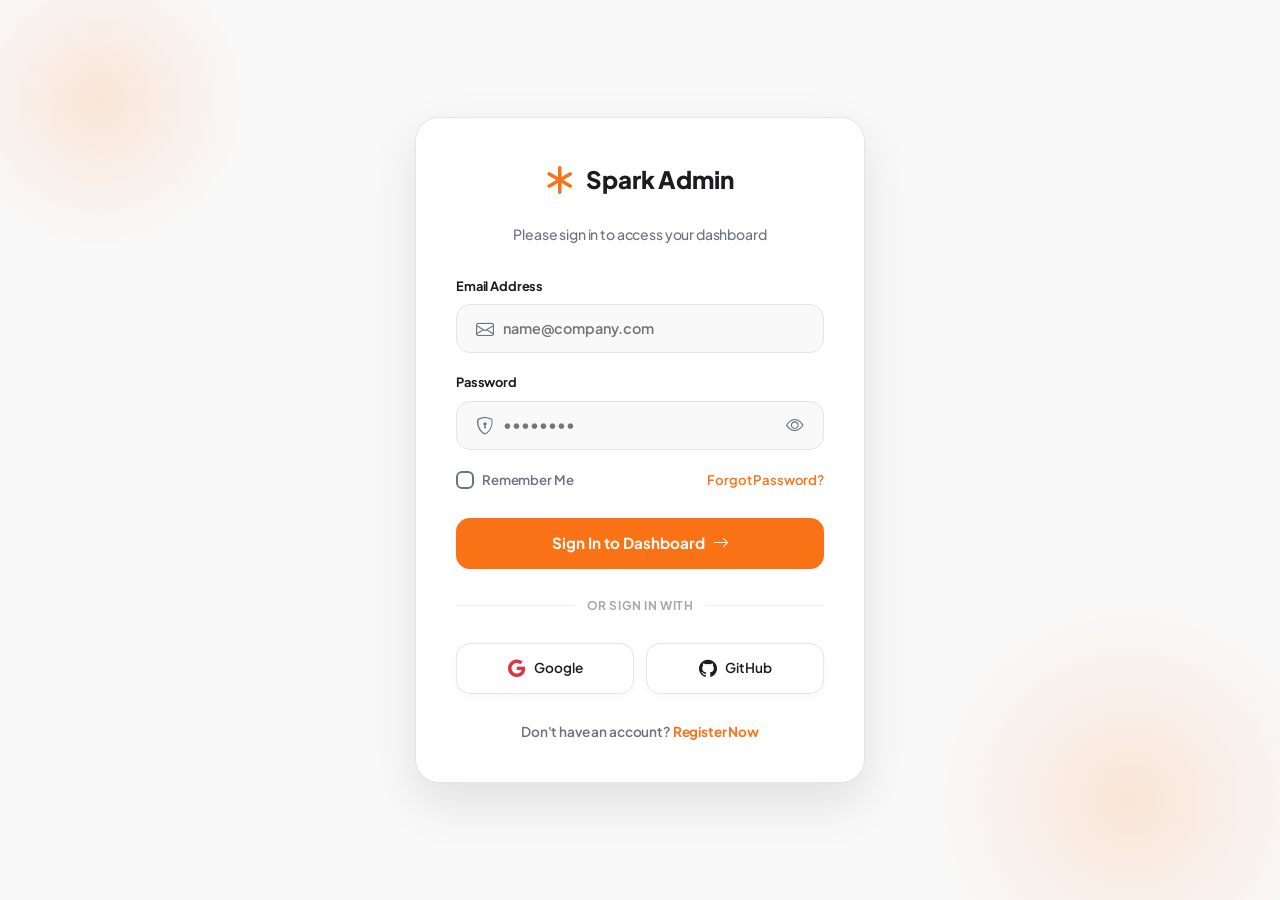
<file: page-login.html>
<!DOCTYPE html>
<html lang="en">
<head>
    <meta charset="UTF-8">
    <meta name="viewport" content="width=device-width, initial-scale=1.0">
    <title>Login Screen - Spark Admin Premium Bootstrap 5 Admin Dashboard Template</title>
    
    <!-- SEO Optimization -->
    <meta name="description" content="Login Screen - Spark Admin Premium Bootstrap 5 Admin Dashboard Template">
    <meta name="author" content="Spark Admin Team">
    
    <!-- Favicon -->
    <link rel="icon" type="image/png" href="assets/images/favicon.ico">
    
    <!-- Local Third-Party Libraries (100% Offline Compatible) -->
    <link rel="stylesheet" href="assets/libs/bootstrap/css/bootstrap.min.css">
    <link rel="stylesheet" href="assets/libs/bootstrap-icons/bootstrap-icons.css">
    
    <!-- Main Design System & Custom Stylesheet -->
    <link rel="stylesheet" href="assets/css/main.css">
</head>
<body>

    <!-- ==========================================
         START: Authentication Container & Login Card
         ========================================== -->
    <div class="login-wrapper">
        <!-- Glowing background shapes for modern visual appearance -->
        <div class="login-bg-shape login-bg-shape-1"></div>
        <div class="login-bg-shape login-bg-shape-2"></div>
        
        <!-- Main centered login card -->
        <div class="login-card">
            
            <!-- Brand Identity -->
            <a href="index.html" class="login-brand text-decoration-none">
                <i class="bi bi-asterisk"></i>
                <span>Spark Admin</span>
            </a>
            
            <p class="login-subtitle">Please sign in to access your dashboard</p>
            
            <!-- Login Form -->
            <form action="index.html" method="GET" id="loginForm" class="needs-validation" novalidate>
                
                <!-- Email Input Group -->
                <div class="login-form-group">
                    <label for="email" class="login-form-label">Email Address</label>
                    <div class="login-input-group">
                        <i class="bi bi-envelope input-icon"></i>
                        <input type="email" id="email" class="login-input" placeholder="name@company.com" required>
                    </div>
                </div>
                
                <!-- Password Input Group -->
                <div class="login-form-group">
                    <label for="password" class="login-form-label">Password</label>
                    <div class="login-input-group">
                        <i class="bi bi-shield-lock input-icon"></i>
                        <input type="password" id="password" class="login-input login-input-password" placeholder="••••••••" required>
                        <button type="button" class="password-toggle-btn" id="toggle-password" aria-label="Show password">
                            <i class="bi bi-eye"></i>
                        </button>
                    </div>
                </div>
                
                <!-- Options (Remember me & Forgot Password) -->
                <div class="login-options">
                    <label class="custom-control-label">
                        <input type="checkbox" class="custom-checkbox-input" id="rememberMe">
                        <span>Remember Me</span>
                    </label>
                    <a href="#" class="forgot-password-link">Forgot Password?</a>
                </div>
                
                <!-- Submit Button -->
                <button type="submit" class="btn-login" id="btn-submit">
                    <span>Sign In to Dashboard</span>
                    <i class="bi bi-arrow-right"></i>
                </button>
                
            </form>
            
            <!-- Divider -->
            <div class="login-divider">Or sign in with</div>
            
            <!-- Social Logins -->
            <div class="social-login-grid">
                <button class="btn-social" type="button" id="btn-google">
                    <i class="bi bi-google text-danger"></i>
                    <span>Google</span>
                </button>
                <button class="btn-social" type="button" id="btn-github">
                    <i class="bi bi-github"></i>
                    <span>GitHub</span>
                </button>
            </div>
            
            <!-- Footer Link -->
            <p class="login-footer-text">
                Don't have an account? <a href="#" id="link-register">Register Now</a>
            </p>
            
        </div>
    </div>
    <!-- END: Authentication Container -->

    <!-- Local Bootstrap bundle -->
    <script src="assets/libs/bootstrap/js/bootstrap.bundle.min.js"></script>
    
    <!-- Custom Authentication interactions script -->
    <script src="assets/js/auth.js"></script>
</body>
</html>
</file>
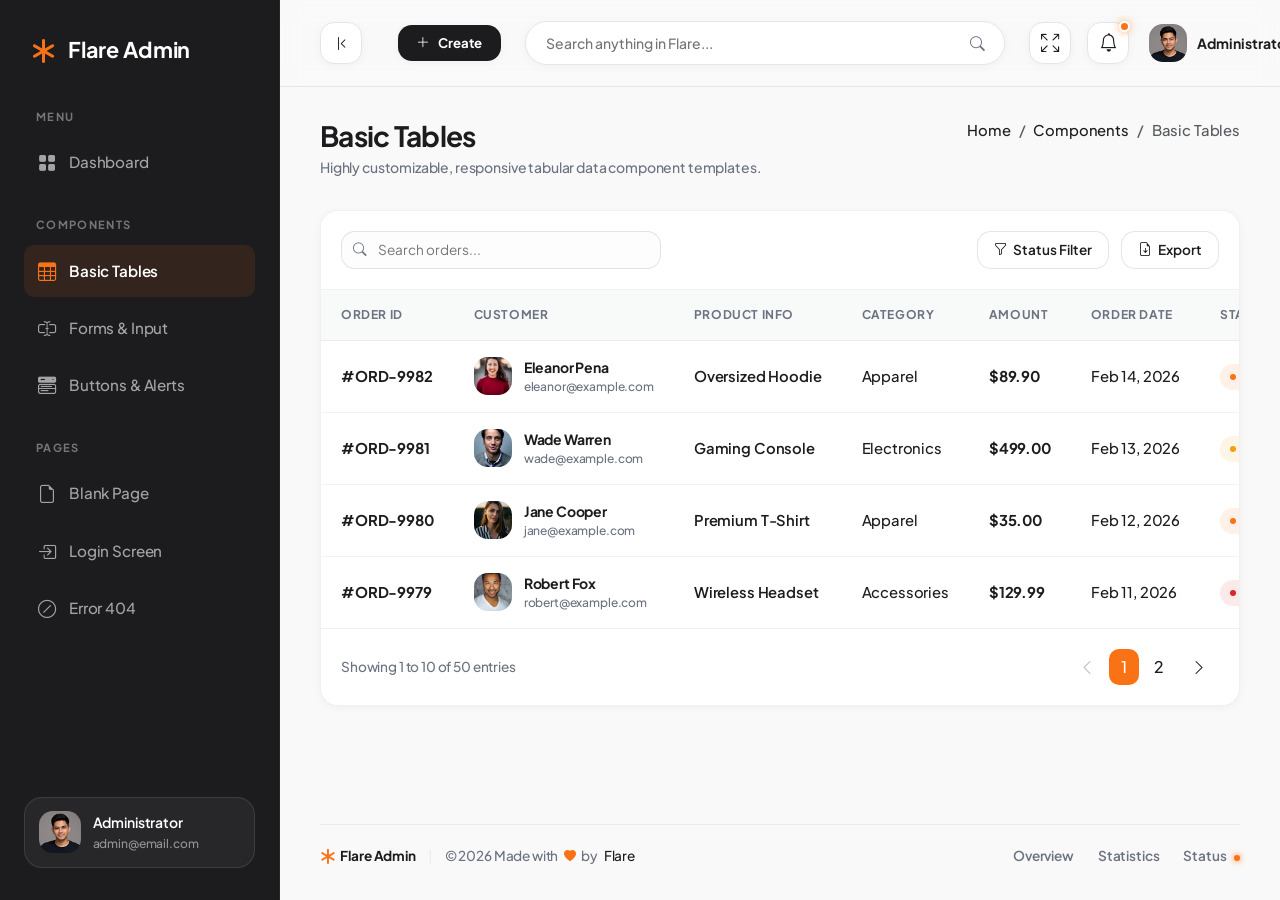
<file: tables-basic.html>
<!DOCTYPE html>
<html lang="en">
<head>
  <meta charset="UTF-8">
  <meta name="viewport" content="width=device-width, initial-scale=1.0">
  <title>Basic Tables - Flare Admin</title>
  <link rel="stylesheet" href="assets/libs/bootstrap/css/bootstrap.min.css">
  <link rel="stylesheet" href="assets/libs/bootstrap-icons/bootstrap-icons.css">
  <link rel="stylesheet" href="assets/libs/apexcharts/apexcharts.css">
  <link rel="stylesheet" href="assets/libs/flatpickr/flatpickr.min.css">
  <link rel="stylesheet" href="assets/css/main.css">
</head>
<body>
  <div class="sidebar-wrapper" id="sidebar">
    <a href="index.html" class="sidebar-brand"><i class="bi bi-asterisk"></i><span>Flare Admin</span></a>
    <div class="flex-grow-1 overflow-y-auto">
      <div class="sidebar-menu-section">
        <div class="sidebar-menu-title">Menu</div>
        <ul class="sidebar-menu-list">
          <li class="sidebar-menu-item"><a href="index.html" class="sidebar-menu-link"><i class="bi bi-grid-fill"></i><span>Dashboard</span></a></li>
        </ul>
      </div>
      <div class="sidebar-menu-section">
        <div class="sidebar-menu-title">Components</div>
        <ul class="sidebar-menu-list">
          <li class="sidebar-menu-item"><a href="tables-basic.html" class="sidebar-menu-link active"><i class="bi bi-table"></i><span>Basic Tables</span></a></li>
          <li class="sidebar-menu-item"><a href="ui-forms.html" class="sidebar-menu-link"><i class="bi bi-input-cursor-text"></i><span>Forms & Input</span></a></li>
          <li class="sidebar-menu-item"><a href="ui-buttons.html" class="sidebar-menu-link"><i class="bi bi-menu-button-wide-fill"></i><span>Buttons & Alerts</span></a></li>
        </ul>
      </div>
      <div class="sidebar-menu-section">
        <div class="sidebar-menu-title">Pages</div>
        <ul class="sidebar-menu-list">
          <li class="sidebar-menu-item"><a href="page-blank.html" class="sidebar-menu-link"><i class="bi bi-file-earmark"></i><span>Blank Page</span></a></li>
          <li class="sidebar-menu-item"><a href="page-login.html" class="sidebar-menu-link"><i class="bi bi-box-arrow-in-right"></i><span>Login Screen</span></a></li>
          <li class="sidebar-menu-item"><a href="page-404.html" class="sidebar-menu-link"><i class="bi bi-slash-circle"></i><span>Error 404</span></a></li>
        </ul>
      </div>
    </div>
    <div class="sidebar-profile">
      <img src="assets/images/avatar.png" alt="Administrator" class="sidebar-profile-img" onerror="this.src='https://images.unsplash.com/photo-1534528741775-53994a69daeb?q=80&w=256&auto=format&fit=crop'">
      <div class="sidebar-profile-info"><div class="sidebar-profile-name">Administrator</div><div class="sidebar-profile-email">admin@email.com</div></div>
    </div>
  </div>

  <div class="main-wrapper">
    <header class="navbar-custom">
      <div class="navbar-left">
        <button class="btn-desktop-toggle d-none d-xl-flex align-items-center justify-content-center me-3" id="desktop-sidebar-toggle"><i class="bi bi-chevron-bar-left"></i></button>
        <button class="sidebar-toggle-btn me-2" id="sidebar-toggle"><i class="bi bi-list"></i></button>
        <div class="dropdown ms-2">
          <button class="btn-quick-action dropdown-toggle" type="button" data-bs-toggle="dropdown"><i class="bi bi-plus-lg"></i><span>Create</span></button>
          <ul class="dropdown-menu dropdown-menu-quick-action">
            <li><a class="dropdown-item" href="#"><i class="bi bi-file-earmark-plus"></i> New Invoice</a></li>
            <li><a class="dropdown-item" href="#"><i class="bi bi-person-plus"></i> New User</a></li>
            <li><a class="dropdown-item" href="#"><i class="bi bi-box-seam"></i> New Product</a></li>
          </ul>
        </div>
      </div>
      <div class="navbar-search-wrapper">
        <input type="text" class="navbar-search-input" placeholder="Search anything in Flare...">
        <button class="navbar-search-btn"><i class="bi bi-search"></i></button>
      </div>
      <div class="navbar-actions">
        <button class="navbar-action-btn me-1" id="btn-fullscreen"><i class="bi bi-arrows-fullscreen"></i></button>
        <div class="dropdown">
          <button class="navbar-action-btn dropdown-toggle" type="button" data-bs-toggle="dropdown"><i class="bi bi-bell"></i><span class="navbar-action-badge"></span></button>
          <div class="dropdown-menu dropdown-menu-end dropdown-menu-notification p-0">
            <div class="notification-header"><h6 class="notification-title">Notifications</h6><button class="btn-clear-all">Mark all read</button></div>
            <div class="notification-list">
              <a href="#" class="notification-item"><div class="notification-icon bg-primary text-white"><i class="bi bi-wallet2"></i></div><div class="notification-content"><p class="notification-text">New sale received: <strong>$150.00</strong></p><span class="notification-time">2 mins ago</span></div></a>
            </div>
            <a href="#" class="notification-footer">View All Notifications</a>
          </div>
        </div>
        <div class="dropdown ms-2">
          <button class="navbar-profile-btn dropdown-toggle" type="button" data-bs-toggle="dropdown">
            <img src="assets/images/avatar.png" alt="Profile" class="navbar-profile-img">
            <span class="navbar-profile-name d-none d-md-inline">Administrator</span>
          </button>
          <ul class="dropdown-menu dropdown-menu-end dropdown-menu-profile">
            <li><a class="dropdown-item" href="#"><i class="bi bi-person"></i> My Account</a></li>
            <li><a class="dropdown-item" href="#"><i class="bi bi-gear"></i> Settings</a></li>
            <li><hr class="dropdown-divider"></li>
            <li><a class="dropdown-item text-danger" href="page-login.html"><i class="bi bi-box-arrow-right"></i> Logout</a></li>
          </ul>
        </div>
      </div>
    </header>

    <div class="page-header">
      <div><h1 class="page-title">Basic Tables</h1><p class="page-subtitle">Highly customizable, responsive tabular data component templates.</p></div>
      <nav aria-label="breadcrumb"><ol class="breadcrumb mb-0"><li class="breadcrumb-item"><a href="index.html">Home</a></li><li class="breadcrumb-item">Components</li><li class="breadcrumb-item active">Basic Tables</li></ol></nav>
    </div>

    <div class="table-card-custom">
      <div class="table-header-control">
        <div class="table-search-box"><i class="bi bi-search table-search-icon"></i><input type="text" class="table-search-input" placeholder="Search orders..."></div>
        <div class="table-filter-group">
          <button class="btn-table-action"><i class="bi bi-funnel"></i> Status Filter</button>
          <button class="btn-table-action"><i class="bi bi-file-earmark-arrow-down"></i> Export</button>
        </div>
      </div>
      <div class="table-responsive">
        <table class="table-custom">
          <thead><tr><th>Order ID</th><th>Customer</th><th>Product Info</th><th>Category</th><th>Amount</th><th>Order Date</th><th>Status</th><th class="text-center">Actions</th></tr></thead>
          <tbody>
            <tr>
              <td class="table-order-id">#ORD-9982</td>
              <td><div class="table-user-cell"><img src="assets/images/user_1.jpg" class="table-user-avatar" onerror="this.src='assets/images/avatar.png'"><div><div class="table-user-name">Eleanor Pena</div><div class="table-user-sub">eleanor@example.com</div></div></div></td>
              <td class="table-product-name">Oversized Hoodie</td><td>Apparel</td><td class="table-amount">$89.90</td><td>Feb 14, 2026</td>
              <td><span class="badge-table success">Paid</span></td>
              <td><div class="d-flex justify-content-center gap-1"><a href="#" class="table-btn-action"><i class="bi bi-eye"></i></a><a href="#" class="table-btn-action"><i class="bi bi-pencil"></i></a><a href="#" class="table-btn-action delete"><i class="bi bi-trash"></i></a></div></td>
            </tr>
            <tr>
              <td class="table-order-id">#ORD-9981</td>
              <td><div class="table-user-cell"><img src="assets/images/user_2.jpg" class="table-user-avatar" onerror="this.src='assets/images/avatar.png'"><div><div class="table-user-name">Wade Warren</div><div class="table-user-sub">wade@example.com</div></div></div></td>
              <td class="table-product-name">Gaming Console</td><td>Electronics</td><td class="table-amount">$499.00</td><td>Feb 13, 2026</td>
              <td><span class="badge-table pending">Processing</span></td>
              <td><div class="d-flex justify-content-center gap-1"><a href="#" class="table-btn-action"><i class="bi bi-eye"></i></a><a href="#" class="table-btn-action"><i class="bi bi-pencil"></i></a><a href="#" class="table-btn-action delete"><i class="bi bi-trash"></i></a></div></td>
            </tr>
            <tr>
              <td class="table-order-id">#ORD-9980</td>
              <td><div class="table-user-cell"><img src="assets/images/user_3.jpg" class="table-user-avatar" onerror="this.src='assets/images/avatar.png'"><div><div class="table-user-name">Jane Cooper</div><div class="table-user-sub">jane@example.com</div></div></div></td>
              <td class="table-product-name">Premium T-Shirt</td><td>Apparel</td><td class="table-amount">$35.00</td><td>Feb 12, 2026</td>
              <td><span class="badge-table success">Paid</span></td>
              <td><div class="d-flex justify-content-center gap-1"><a href="#" class="table-btn-action"><i class="bi bi-eye"></i></a><a href="#" class="table-btn-action"><i class="bi bi-pencil"></i></a><a href="#" class="table-btn-action delete"><i class="bi bi-trash"></i></a></div></td>
            </tr>
            <tr>
              <td class="table-order-id">#ORD-9979</td>
              <td><div class="table-user-cell"><img src="assets/images/user_4.jpg" class="table-user-avatar" onerror="this.src='assets/images/avatar.png'"><div><div class="table-user-name">Robert Fox</div><div class="table-user-sub">robert@example.com</div></div></div></td>
              <td class="table-product-name">Wireless Headset</td><td>Accessories</td><td class="table-amount">$129.99</td><td>Feb 11, 2026</td>
              <td><span class="badge-table failed">Failed</span></td>
              <td><div class="d-flex justify-content-center gap-1"><a href="#" class="table-btn-action"><i class="bi bi-eye"></i></a><a href="#" class="table-btn-action"><i class="bi bi-pencil"></i></a><a href="#" class="table-btn-action delete"><i class="bi bi-trash"></i></a></div></td>
            </tr>
          </tbody>
        </table>
      </div>
      <div class="table-footer-control">
        <span class="table-pagination-info">Showing 1 to 10 of 50 entries</span>
        <nav><ul class="pagination mb-0 gap-1"><li class="page-item disabled"><a class="page-link border-0" href="#"><i class="bi bi-chevron-left"></i></a></li><li class="page-item active"><a class="page-link border-0" href="#">1</a></li><li class="page-item"><a class="page-link border-0" href="#">2</a></li><li class="page-item"><a class="page-link border-0" href="#"><i class="bi bi-chevron-right"></i></a></li></ul></nav>
      </div>
    </div>

    <footer class="footer-custom">
      <div class="footer-left"><span class="footer-logo"><i class="bi bi-asterisk"></i> Flare Admin</span><span class="footer-separator">|</span><span class="footer-copy">&copy; 2026 Made with <i class="bi bi-heart-fill footer-heart"></i> by <a href="#">Flare</a></span></div>
      <div class="footer-right"><ul class="footer-links"><li><a href="#" class="footer-link">Overview</a></li><li><a href="#" class="footer-link">Statistics</a></li><li><a href="#" class="footer-link">Status <span class="status-dot"></span></a></li></ul></div>
    </footer>
  </div>
  <script src="assets/libs/bootstrap/js/bootstrap.bundle.min.js"></script>
</body>
</html>
</file>
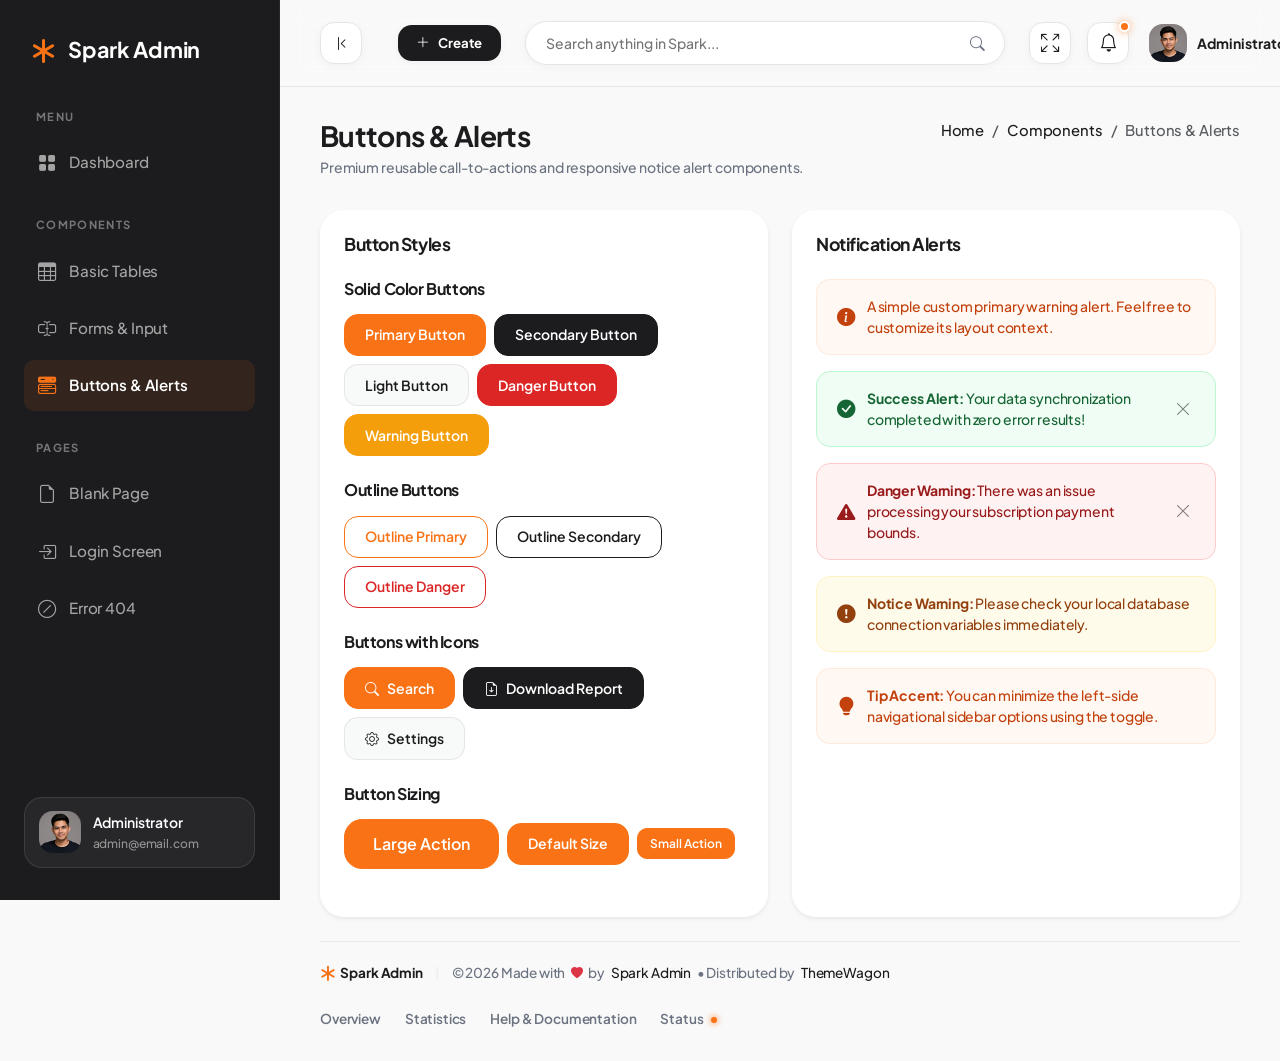
<file: ui-buttons.html>
<!DOCTYPE html>
<html lang="en">

<head>
  <meta charset="UTF-8">
  <meta name="viewport" content="width=device-width, initial-scale=1.0">
  <title>UI Button - Spark Admin Premium Bootstrap 5 Admin Dashboard Template</title>

  <!-- SEO Optimization -->
  <meta name="description" content="UI Button - Spark Admin Premium Bootstrap 5 Admin Dashboard Template">
  <meta name="author" content="Spark Admin Team">

  <!-- Favicon -->
  <link rel="icon" type="image/png" href="assets/images/favicon.ico">

  <!-- Local Third-Party Libraries (100% Offline Compatible) -->
  <link rel="stylesheet" href="assets/libs/bootstrap/css/bootstrap.min.css">
  <link rel="stylesheet" href="assets/libs/bootstrap-icons/bootstrap-icons.css">
  <link rel="stylesheet" href="assets/libs/apexcharts/apexcharts.css">
  <link rel="stylesheet" href="assets/libs/flatpickr/flatpickr.min.css">

  <!-- Main Design System & Custom Stylesheet -->
  <link rel="stylesheet" href="assets/css/main.css">
</head>

<body>

  <!-- ==========================================
         START: Sidebar Component
         Highly polished, dark-green navigation
         ========================================== -->
  <div class="sidebar-wrapper" id="sidebar">
    <!-- Brand Logo / Identity -->
    <a href="index.html" class="sidebar-brand">
      <i class="bi bi-asterisk"></i>
      <span>Spark Admin</span>
    </a>

    <!-- Navigation Menu -->
    <div class="flex-grow-1 overflow-y-auto">
      <!-- Group: Menu -->
      <div class="sidebar-menu-section">
        <div class="sidebar-menu-title">Menu</div>
        <ul class="sidebar-menu-list">
          <li class="sidebar-menu-item">
            <a href="index.html" class="sidebar-menu-link" id="menu-overview" title="Overview">
              <i class="bi bi-grid-fill"></i>
              <span>Dashboard</span>
            </a>
          </li>
        </ul>
      </div>

      <!-- Group: Components -->
      <div class="sidebar-menu-section">
        <div class="sidebar-menu-title">Components</div>
        <ul class="sidebar-menu-list">
          <li class="sidebar-menu-item">
            <a href="tables-basic.html" class="sidebar-menu-link" id="menu-basictables" title="Basic Tables">
              <i class="bi bi-table"></i>
              <span>Basic Tables</span>
            </a>
          </li>
          <li class="sidebar-menu-item">
            <a href="ui-forms.html" class="sidebar-menu-link" id="menu-uiforms" title="Forms and Input">
              <i class="bi bi-input-cursor-text"></i>
              <span>Forms & Input</span>
            </a>
          </li>
          <li class="sidebar-menu-item">
            <a href="ui-buttons.html" class="sidebar-menu-link active" id="menu-uibuttons" title="Buttons">
              <i class="bi bi-menu-button-wide-fill"></i>
              <span>Buttons & Alerts</span>
            </a>
          </li>
        </ul>
      </div>

      <!-- Group: Pages -->
      <div class="sidebar-menu-section">
        <div class="sidebar-menu-title">Pages</div>
        <ul class="sidebar-menu-list">
          <li class="sidebar-menu-item">
            <a href="page-blank.html" class="sidebar-menu-link" id="menu-blankpage" title="Blank Page">
              <i class="bi bi-file-earmark"></i>
              <span>Blank Page</span>
            </a>
          </li>
          <li class="sidebar-menu-item">
            <a href="page-login.html" class="sidebar-menu-link" id="menu-loginpage" title="Login Page">
              <i class="bi bi-box-arrow-in-right"></i>
              <span>Login Screen</span>
            </a>
          </li>
          <li class="sidebar-menu-item">
            <a href="page-404.html" class="sidebar-menu-link" id="menu-404" title="404 Page">
              <i class="bi bi-slash-circle"></i>
              <span>Error 404</span>
            </a>
          </li>
        </ul>
      </div>
    </div>

    <!-- Sidebar Profile Card (Dynamic Footer) -->
    <div class="sidebar-profile">
      <img src="assets/images/avatar.png" alt="Administrator" class="sidebar-profile-img"
        onerror="this.src='https://images.unsplash.com/photo-1534528741775-53994a69daeb?q=80&w=256&auto=format&fit=crop'">
      <div class="sidebar-profile-info">
        <div class="sidebar-profile-name">Administrator</div>
        <div class="sidebar-profile-email">admin@email.com</div>
      </div>
    </div>
  </div>
  <!-- ==========================================
         END: Sidebar Component
         ========================================== -->


  <!-- ==========================================
         START: Main Content Area
         ========================================== -->
  <div class="main-wrapper">

    <!-- START: Top Navbar Component -->
    <header class="navbar-custom">
      <div class="navbar-left">
        <!-- Desktop sidebar toggle -->
        <button class="btn-desktop-toggle d-none d-xl-flex align-items-center justify-content-center me-3"
          id="desktop-sidebar-toggle" aria-label="Minimize Sidebar">
          <i class="bi bi-chevron-bar-left"></i>
        </button>
        <!-- Mobile sidebar toggle -->
        <button class="sidebar-toggle-btn me-2" id="sidebar-toggle" aria-label="Toggle Navigation">
          <i class="bi bi-list"></i>
        </button>

        <!-- Quick Actions Dropdown -->
        <div class="dropdown ms-2">
          <button class="btn-quick-action dropdown-toggle" type="button" data-bs-toggle="dropdown" aria-expanded="false"
            id="quick-actions-dropdown">
            <i class="bi bi-plus-lg"></i>
            <span>Create</span>
          </button>
          <ul class="dropdown-menu dropdown-menu-quick-action" aria-labelledby="quick-actions-dropdown">
            <li class="dropdown-header">Quick Action Shortcuts</li>
            <li><a class="dropdown-item" href="#"><i class="bi bi-file-earmark-plus"></i> New Invoice</a></li>
            <li><a class="dropdown-item" href="#"><i class="bi bi-person-plus"></i> New User</a></li>
            <li><a class="dropdown-item" href="#"><i class="bi bi-box-seam"></i> New Product</a></li>
            <li>
              <hr class="dropdown-divider">
            </li>
            <li><a class="dropdown-item" href="#"><i class="bi bi-gear"></i> System Settings</a></li>
          </ul>
        </div>
      </div>

      <!-- Mid navbar: search pill -->
      <div class="navbar-search-wrapper">
        <input type="text" class="navbar-search-input" placeholder="Search anything in Spark..." id="main-search">
        <button class="navbar-search-btn" aria-label="Search">
          <i class="bi bi-search"></i>
        </button>
      </div>

      <!-- Right actions -->
      <div class="navbar-actions">
        <!-- Fullscreen Toggle -->
        <button class="navbar-action-btn me-1" aria-label="Toggle Fullscreen" id="btn-fullscreen">
          <i class="bi bi-arrows-fullscreen"></i>
        </button>
        <div class="dropdown">
          <button class="navbar-action-btn dropdown-toggle" type="button" data-bs-toggle="dropdown"
            aria-expanded="false" id="btn-notifications" data-bs-auto-close="outside">
            <i class="bi bi-bell"></i>
            <span class="navbar-action-badge"></span>
          </button>
          <div class="dropdown-menu dropdown-menu-end dropdown-menu-notification p-0"
            aria-labelledby="btn-notifications">
            <div class="notification-header">
              <h6 class="notification-title">Notifications</h6>
              <button class="btn-clear-all" type="button">Mark all read</button>
            </div>
            <div class="notification-list">
              <a href="#" class="notification-item">
                <div class="notification-icon bg-success text-white">
                  <i class="bi bi-wallet2"></i>
                </div>
                <div class="notification-content">
                  <p class="notification-text">New sale received: <strong>$150.00</strong></p>
                  <span class="notification-time">2 mins ago</span>
                </div>
                <span class="notification-unread-dot"></span>
              </a>
            </div>
            <a href="#" class="notification-footer">View All Notifications</a>
          </div>
        </div>

        <!-- Profile Dropdown -->
        <div class="dropdown ms-2">
          <button class="navbar-profile-btn dropdown-toggle" type="button" data-bs-toggle="dropdown"
            aria-expanded="false" id="profile-dropdown">
            <img src="assets/images/avatar.png" alt="Profile Image" class="navbar-profile-img">
            <span class="navbar-profile-name d-none d-md-inline">Administrator</span>
            <i class="bi bi-chevron-down navbar-profile-caret"></i>
          </button>
          <ul class="dropdown-menu dropdown-menu-end dropdown-menu-profile" aria-labelledby="profile-dropdown">
            <li><a class="dropdown-item text-danger" href="page-login.html"><i class="bi bi-box-arrow-right"></i>
                Logout</a></li>
          </ul>
        </div>
      </div>
    </header>
    <!-- END: Top Navbar Component -->

    <!-- START: Page Header Banner -->
    <div class="page-header">
      <div>
        <h1 class="page-title">Buttons & Alerts</h1>
        <p class="page-subtitle">Premium reusable call-to-actions and responsive notice alert components.</p>
      </div>
      <nav aria-label="breadcrumb">
        <ol class="breadcrumb mb-0">
          <li class="breadcrumb-item"><a href="index.html" class="text-decoration-none text-muted-green">Home</a></li>
          <li class="breadcrumb-item text-muted-green">Components</li>
          <li class="breadcrumb-item active text-main" aria-current="page">Buttons & Alerts</li>
        </ol>
      </nav>
    </div>
    <!-- END: Page Header Banner -->

    <!-- START: Main Components Grid Layout -->
    <div class="row g-4 mb-4">

      <!-- Column 1: Custom Buttons -->
      <div class="col-12 col-lg-6">
        <div class="card border-light shadow-sm p-4 h-100">
          <h5 class="card-title mb-4">Button Styles</h5>

          <h6 class="mb-3">Solid Color Buttons</h6>
          <div class="d-flex flex-wrap gap-2 mb-4">
            <button class="btn-custom btn-custom-primary" type="button">Primary Button</button>
            <button class="btn-custom btn-custom-secondary" type="button">Secondary Button</button>
            <button class="btn-custom btn-custom-light" type="button">Light Button</button>
            <button class="btn-custom btn-custom-danger" type="button">Danger Button</button>
            <button class="btn-custom btn-custom-warning" type="button">Warning Button</button>
          </div>

          <h6 class="mb-3">Outline Buttons</h6>
          <div class="d-flex flex-wrap gap-2 mb-4">
            <button class="btn-custom btn-custom-outline-primary" type="button">Outline Primary</button>
            <button class="btn-custom btn-custom-outline-secondary" type="button">Outline Secondary</button>
            <button class="btn-custom btn-custom-outline-danger" type="button">Outline Danger</button>
          </div>

          <h6 class="mb-3">Buttons with Icons</h6>
          <div class="d-flex flex-wrap gap-2 mb-4">
            <button class="btn-custom btn-custom-primary" type="button">
              <i class="bi bi-search"></i> Search
            </button>
            <button class="btn-custom btn-custom-secondary" type="button">
              <i class="bi bi-file-earmark-arrow-down"></i> Download Report
            </button>
            <button class="btn-custom btn-custom-light" type="button">
              <i class="bi bi-gear"></i> Settings
            </button>
          </div>

          <h6 class="mb-3">Button Sizing</h6>
          <div class="d-flex flex-wrap align-items-center gap-2">
            <button class="btn-custom btn-custom-primary btn-custom-lg" type="button">Large Action</button>
            <button class="btn-custom btn-custom-primary" type="button">Default Size</button>
            <button class="btn-custom btn-custom-primary btn-custom-sm" type="button">Small Action</button>
          </div>
        </div>
      </div>

      <!-- Column 2: Reusable Alerts -->
      <div class="col-12 col-lg-6">
        <div class="card border-light shadow-sm p-4 h-100">
          <h5 class="card-title mb-4">Notification Alerts</h5>

          <!-- Alert Primary -->
          <div class="alert-custom alert-custom-primary">
            <i class="bi bi-info-circle-fill alert-custom-icon"></i>
            <div class="alert-custom-content">
              A simple custom primary warning alert. Feel free to customize its layout context.
            </div>
          </div>

          <!-- Alert Success -->
          <div class="alert-custom alert-custom-success">
            <i class="bi bi-check-circle-fill alert-custom-icon"></i>
            <div class="alert-custom-content">
              <strong>Success Alert:</strong> Your data synchronization completed with zero error results!
            </div>
            <button class="alert-custom-close" type="button" aria-label="Close" onclick="this.parentElement.remove();">
              <i class="bi bi-x-lg"></i>
            </button>
          </div>

          <!-- Alert Danger -->
          <div class="alert-custom alert-custom-danger">
            <i class="bi bi-exclamation-triangle-fill alert-custom-icon"></i>
            <div class="alert-custom-content">
              <strong>Danger Warning:</strong> There was an issue processing your subscription payment bounds.
            </div>
            <button class="alert-custom-close" type="button" aria-label="Close" onclick="this.parentElement.remove();">
              <i class="bi bi-x-lg"></i>
            </button>
          </div>

          <!-- Alert Warning -->
          <div class="alert-custom alert-custom-warning">
            <i class="bi bi-exclamation-circle-fill alert-custom-icon"></i>
            <div class="alert-custom-content">
              <strong>Notice Warning:</strong> Please check your local database connection variables immediately.
            </div>
          </div>

          <!-- Alert Info -->
          <div class="alert-custom alert-custom-info">
            <i class="bi bi-lightbulb-fill alert-custom-icon"></i>
            <div class="alert-custom-content">
              <strong>Tip Accent:</strong> You can minimize the left-side navigational sidebar options using the toggle.
            </div>
          </div>
        </div>
      </div>

    </div>
    <!-- END: Main Components Grid Layout -->

    <!-- START: Footer Component -->
    <footer class="footer-custom">
      <div class="footer-left">
        <span class="footer-logo">
          <i class="bi bi-asterisk"></i> Spark Admin
        </span>
        <span class="footer-separator">|</span>
        <span class="footer-copy">&copy; 2026 Made with <i class="bi bi-heart-fill text-danger footer-heart"></i> by<a
            href="https://sparkadminpro.gumroad.com/" target="_blank">Spark Admin</a>• Distributed by <a
            href="https://www.themewagon.com/" target="_blank">ThemeWagon</a> </span>
      </div>
      <div class="footer-right">
        <ul class="footer-links">
          <li><a href="#" class="footer-link">Overview</a></li>
          <li><a href="#" class="footer-link">Statistics</a></li>
          <li><a href="#" class="footer-link">Help & Documentation</a></li>
          <li><a href="#" class="footer-link">Status <span class="status-dot"></span></a></li>
        </ul>
      </div>
    </footer>
    <!-- END: Footer Component -->

  </div>
  <!-- ==========================================
         END: Main Content Area
         ========================================== -->

  <!-- Local Third-Party Libraries Script dependencies -->
  <script src="assets/libs/bootstrap/js/bootstrap.bundle.min.js"></script>
  <script src="assets/libs/apexcharts/apexcharts.min.js"></script>
  <script src="assets/libs/flatpickr/flatpickr.min.js"></script>

  <!-- Local dashboard interactions controller -->
  <script src="assets/js/dashboard.js"></script>
</body>

</html>
</file>
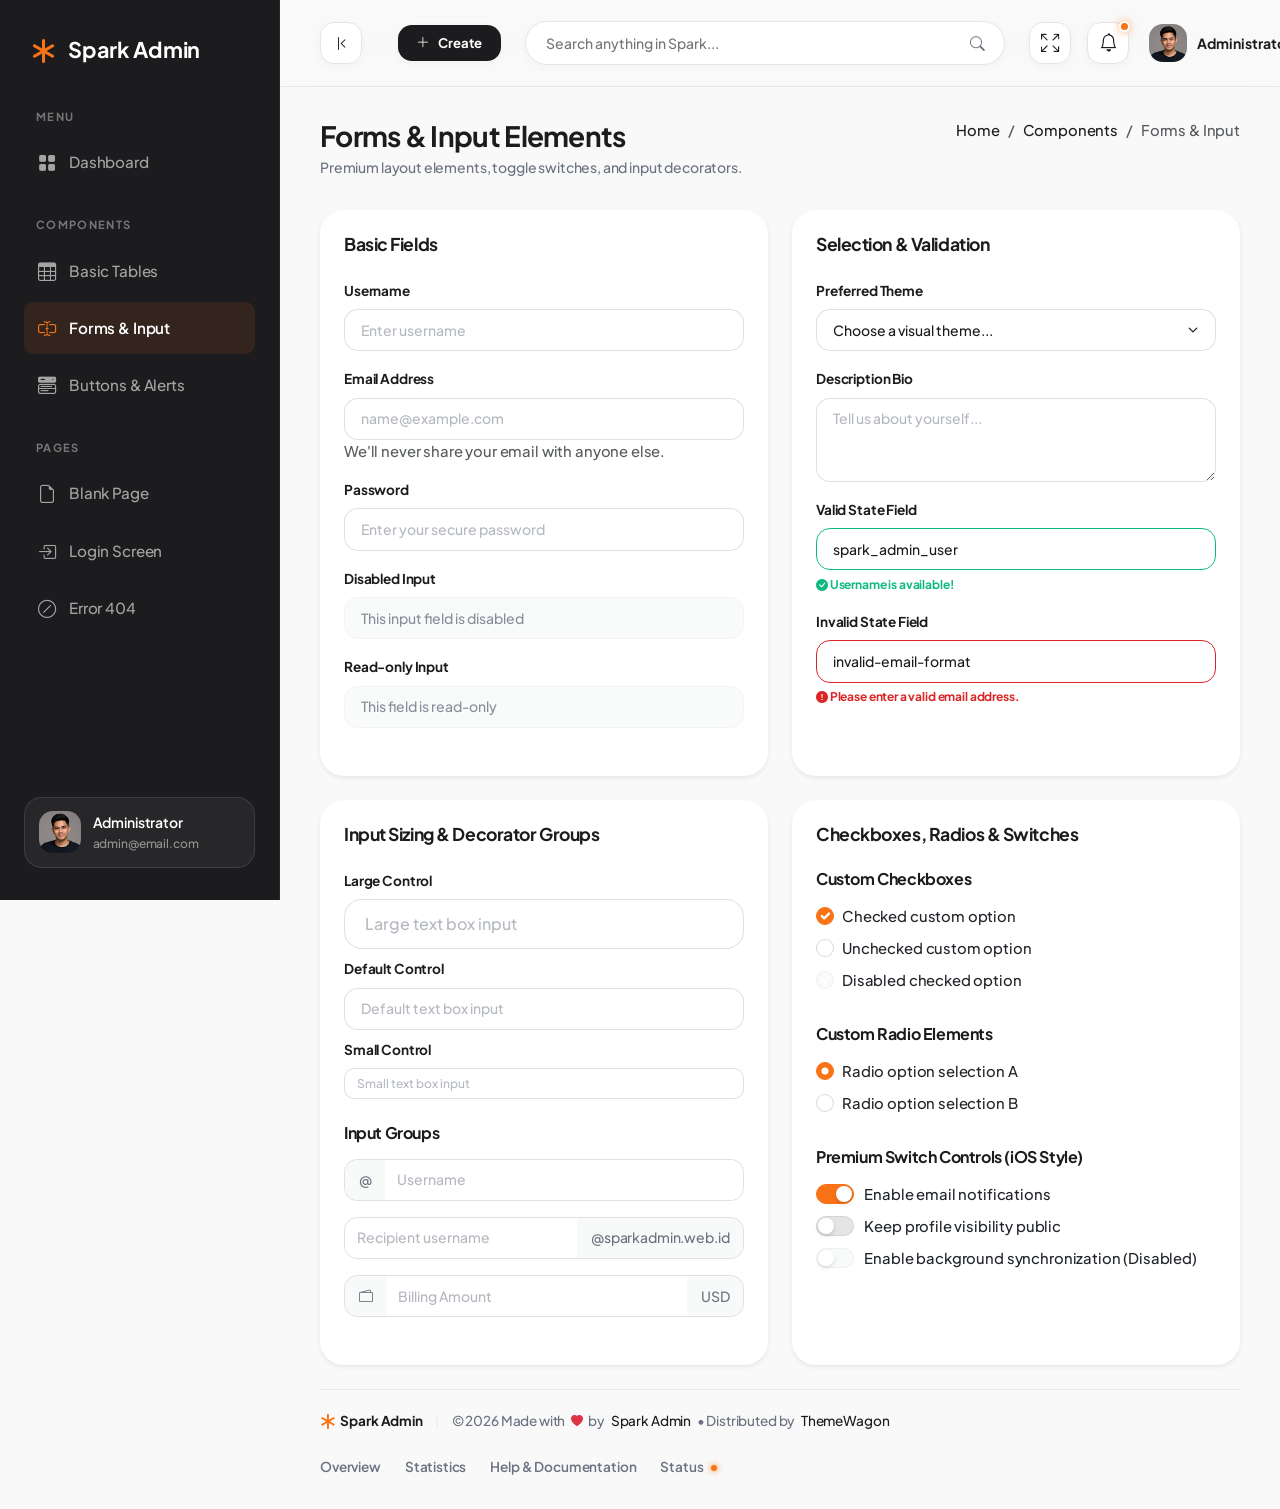
<file: ui-forms.html>
<!DOCTYPE html>
<html lang="en">

<head>
  <meta charset="UTF-8">
  <meta name="viewport" content="width=device-width, initial-scale=1.0">
  <title>UI Forms - Spark Admin Premium Bootstrap 5 Admin Dashboard Template</title>

  <!-- SEO Optimization -->
  <meta name="description" content="UI Forms - Spark Admin Premium Bootstrap 5 Admin Dashboard Template">
  <meta name="author" content="Spark Admin Team">

  <!-- Favicon -->
  <link rel="icon" type="image/png" href="assets/images/favicon.ico">

  <!-- Local Third-Party Libraries (100% Offline Compatible) -->
  <link rel="stylesheet" href="assets/libs/bootstrap/css/bootstrap.min.css">
  <link rel="stylesheet" href="assets/libs/bootstrap-icons/bootstrap-icons.css">
  <link rel="stylesheet" href="assets/libs/apexcharts/apexcharts.css">
  <link rel="stylesheet" href="assets/libs/flatpickr/flatpickr.min.css">

  <!-- Main Design System & Custom Stylesheet -->
  <link rel="stylesheet" href="assets/css/main.css">
</head>

<body>

  <!-- ==========================================
         START: Sidebar Component
         Highly polished, dark-green navigation
         ========================================== -->
  <div class="sidebar-wrapper" id="sidebar">
    <!-- Brand Logo / Identity -->
    <a href="index.html" class="sidebar-brand">
      <i class="bi bi-asterisk"></i>
      <span>Spark Admin</span>
    </a>

    <!-- Navigation Menu -->
    <div class="flex-grow-1 overflow-y-auto">
      <!-- Group: Menu -->
      <div class="sidebar-menu-section">
        <div class="sidebar-menu-title">Menu</div>
        <ul class="sidebar-menu-list">
          <li class="sidebar-menu-item">
            <a href="index.html" class="sidebar-menu-link" id="menu-overview" title="Overview">
              <i class="bi bi-grid-fill"></i>
              <span>Dashboard</span>
            </a>
          </li>
        </ul>
      </div>

      <!-- Group: Components -->
      <div class="sidebar-menu-section">
        <div class="sidebar-menu-title">Components</div>
        <ul class="sidebar-menu-list">
          <li class="sidebar-menu-item">
            <a href="tables-basic.html" class="sidebar-menu-link" id="menu-basictables" title="Basic Tables">
              <i class="bi bi-table"></i>
              <span>Basic Tables</span>
            </a>
          </li>
          <li class="sidebar-menu-item">
            <a href="ui-forms.html" class="sidebar-menu-link active" id="menu-uiforms" title="Forms and Input">
              <i class="bi bi-input-cursor-text"></i>
              <span>Forms & Input</span>
            </a>
          </li>
          <li class="sidebar-menu-item">
            <a href="ui-buttons.html" class="sidebar-menu-link" id="menu-uibuttons" title="Buttons">
              <i class="bi bi-menu-button-wide-fill"></i>
              <span>Buttons & Alerts</span>
            </a>
          </li>
        </ul>
      </div>

      <!-- Group: Pages -->
      <div class="sidebar-menu-section">
        <div class="sidebar-menu-title">Pages</div>
        <ul class="sidebar-menu-list">
          <li class="sidebar-menu-item">
            <a href="page-blank.html" class="sidebar-menu-link" id="menu-blankpage" title="Blank Page">
              <i class="bi bi-file-earmark"></i>
              <span>Blank Page</span>
            </a>
          </li>
          <li class="sidebar-menu-item">
            <a href="page-login.html" class="sidebar-menu-link" id="menu-loginpage" title="Login Page">
              <i class="bi bi-box-arrow-in-right"></i>
              <span>Login Screen</span>
            </a>
          </li>
          <li class="sidebar-menu-item">
            <a href="page-404.html" class="sidebar-menu-link" id="menu-404" title="404 Page">
              <i class="bi bi-slash-circle"></i>
              <span>Error 404</span>
            </a>
          </li>
        </ul>
      </div>
    </div>

    <!-- Sidebar Profile Card (Dynamic Footer) -->
    <div class="sidebar-profile">
      <img src="assets/images/avatar.png" alt="Administrator" class="sidebar-profile-img"
        onerror="this.src='https://images.unsplash.com/photo-1534528741775-53994a69daeb?q=80&w=256&auto=format&fit=crop'">
      <div class="sidebar-profile-info">
        <div class="sidebar-profile-name">Administrator</div>
        <div class="sidebar-profile-email">admin@email.com</div>
      </div>
    </div>
  </div>
  <!-- ==========================================
         END: Sidebar Component
         ========================================== -->


  <!-- ==========================================
         START: Main Content Area
         ========================================== -->
  <div class="main-wrapper">

    <!-- START: Top Navbar Component -->
    <header class="navbar-custom">
      <div class="navbar-left">
        <!-- Desktop sidebar toggle -->
        <button class="btn-desktop-toggle d-none d-xl-flex align-items-center justify-content-center me-3"
          id="desktop-sidebar-toggle" aria-label="Minimize Sidebar">
          <i class="bi bi-chevron-bar-left"></i>
        </button>
        <!-- Mobile sidebar toggle -->
        <button class="sidebar-toggle-btn me-2" id="sidebar-toggle" aria-label="Toggle Navigation">
          <i class="bi bi-list"></i>
        </button>

        <!-- Quick Actions Dropdown -->
        <div class="dropdown ms-2">
          <button class="btn-quick-action dropdown-toggle" type="button" data-bs-toggle="dropdown" aria-expanded="false"
            id="quick-actions-dropdown">
            <i class="bi bi-plus-lg"></i>
            <span>Create</span>
          </button>
          <ul class="dropdown-menu dropdown-menu-quick-action" aria-labelledby="quick-actions-dropdown">
            <li class="dropdown-header">Quick Action Shortcuts</li>
            <li><a class="dropdown-item" href="#"><i class="bi bi-file-earmark-plus"></i> New Invoice</a></li>
            <li><a class="dropdown-item" href="#"><i class="bi bi-person-plus"></i> New User</a></li>
            <li><a class="dropdown-item" href="#"><i class="bi bi-box-seam"></i> New Product</a></li>
            <li>
              <hr class="dropdown-divider">
            </li>
            <li><a class="dropdown-item" href="#"><i class="bi bi-gear"></i> System Settings</a></li>
          </ul>
        </div>
      </div>

      <!-- Mid navbar: search pill -->
      <div class="navbar-search-wrapper">
        <input type="text" class="navbar-search-input" placeholder="Search anything in Spark..." id="main-search">
        <button class="navbar-search-btn" aria-label="Search">
          <i class="bi bi-search"></i>
        </button>
      </div>

      <!-- Right actions -->
      <div class="navbar-actions">
        <!-- Fullscreen Toggle -->
        <button class="navbar-action-btn me-1" aria-label="Toggle Fullscreen" id="btn-fullscreen">
          <i class="bi bi-arrows-fullscreen"></i>
        </button>
        <div class="dropdown">
          <button class="navbar-action-btn dropdown-toggle" type="button" data-bs-toggle="dropdown"
            aria-expanded="false" id="btn-notifications" data-bs-auto-close="outside">
            <i class="bi bi-bell"></i>
            <span class="navbar-action-badge"></span>
          </button>
          <div class="dropdown-menu dropdown-menu-end dropdown-menu-notification p-0"
            aria-labelledby="btn-notifications">
            <div class="notification-header">
              <h6 class="notification-title">Notifications</h6>
              <button class="btn-clear-all" type="button">Mark all read</button>
            </div>
            <div class="notification-list">
              <a href="#" class="notification-item">
                <div class="notification-icon bg-success text-white">
                  <i class="bi bi-wallet2"></i>
                </div>
                <div class="notification-content">
                  <p class="notification-text">New sale received: <strong>$150.00</strong></p>
                  <span class="notification-time">2 mins ago</span>
                </div>
                <span class="notification-unread-dot"></span>
              </a>
              <a href="#" class="notification-item">
                <div class="notification-icon bg-primary text-white">
                  <i class="bi bi-person-plus-fill"></i>
                </div>
                <div class="notification-content">
                  <p class="notification-text">New user registered: <strong>John Doe</strong></p>
                  <span class="notification-time">1 hour ago</span>
                </div>
                <span class="notification-unread-dot"></span>
              </a>
            </div>
            <a href="#" class="notification-footer">View All Notifications</a>
          </div>
        </div>

        <!-- Profile Dropdown -->
        <div class="dropdown ms-2">
          <button class="navbar-profile-btn dropdown-toggle" type="button" data-bs-toggle="dropdown"
            aria-expanded="false" id="profile-dropdown">
            <img src="assets/images/avatar.png" alt="Profile Image" class="navbar-profile-img">
            <span class="navbar-profile-name d-none d-md-inline">Administrator</span>
            <i class="bi bi-chevron-down navbar-profile-caret"></i>
          </button>
          <ul class="dropdown-menu dropdown-menu-end dropdown-menu-profile" aria-labelledby="profile-dropdown">
            <li class="dropdown-header">Welcome !</li>
            <li><a class="dropdown-item" href="#"><i class="bi bi-person"></i> My Account</a></li>
            <li><a class="dropdown-item" href="#"><i class="bi bi-gear"></i> Settings</a></li>
            <li>
              <hr class="dropdown-divider">
            </li>
            <li><a class="dropdown-item text-danger" href="page-login.html"><i class="bi bi-box-arrow-right"></i>
                Logout</a></li>
          </ul>
        </div>
      </div>
    </header>
    <!-- END: Top Navbar Component -->

    <!-- START: Page Header Banner -->
    <div class="page-header">
      <div>
        <h1 class="page-title">Forms & Input Elements</h1>
        <p class="page-subtitle">Premium layout elements, toggle switches, and input decorators.</p>
      </div>
      <nav aria-label="breadcrumb">
        <ol class="breadcrumb mb-0">
          <li class="breadcrumb-item"><a href="index.html" class="text-decoration-none text-muted-green">Home</a></li>
          <li class="breadcrumb-item text-muted-green">Components</li>
          <li class="breadcrumb-item active text-main" aria-current="page">Forms & Input</li>
        </ol>
      </nav>
    </div>
    <!-- END: Page Header Banner -->

    <!-- START: Form Component Row Grid Layout -->
    <div class="row g-4 mb-4">

      <!-- Column 1: Basic controls -->
      <div class="col-12 col-lg-6">
        <div class="card border-light shadow-sm p-4 h-100">
          <h5 class="card-title mb-4">Basic Fields</h5>

          <!-- Text input -->
          <div class="mb-3">
            <label for="basicText" class="form-label-custom">Username</label>
            <input type="text" class="form-control-custom" id="basicText" placeholder="Enter username">
          </div>

          <!-- Email input -->
          <div class="mb-3">
            <label for="basicEmail" class="form-label-custom">Email Address</label>
            <input type="email" class="form-control-custom" id="basicEmail" placeholder="name@example.com">
            <span class="text-muted">We'll never share your email with anyone else.</span>
          </div>

          <!-- Password input -->
          <div class="mb-3">
            <label for="basicPassword" class="form-label-custom">Password</label>
            <input type="password" class="form-control-custom" id="basicPassword"
              placeholder="Enter your secure password">
          </div>

          <!-- Disabled State -->
          <div class="mb-3">
            <label for="basicDisabled" class="form-label-custom">Disabled Input</label>
            <input type="text" class="form-control-custom" id="basicDisabled" value="This input field is disabled"
              disabled>
          </div>

          <!-- Readonly State -->
          <div class="mb-0">
            <label for="basicReadonly" class="form-label-custom">Read-only Input</label>
            <input type="text" class="form-control-custom" id="basicReadonly" value="This field is read-only" readonly>
          </div>
        </div>
      </div>

      <!-- Column 2: Selection & Validation -->
      <div class="col-12 col-lg-6">
        <div class="card border-light shadow-sm p-4 h-100">
          <h5 class="card-title mb-4">Selection & Validation</h5>

          <!-- Custom dropdown select -->
          <div class="mb-3">
            <label for="selectControl" class="form-label-custom">Preferred Theme</label>
            <select class="form-select-custom" id="selectControl">
              <option selected disabled>Choose a visual theme...</option>
              <option value="light">Spark Light Theme</option>
              <option value="dark">Spark Dark Green Theme</option>
              <option value="forest">Forest Breeze Accent</option>
            </select>
          </div>

          <!-- Textarea layout -->
          <div class="mb-3">
            <label for="textareaControl" class="form-label-custom">Description Bio</label>
            <textarea class="form-control-custom" id="textareaControl" rows="3"
              placeholder="Tell us about yourself..."></textarea>
          </div>

          <!-- Valid feedback block -->
          <div class="mb-3">
            <label for="validInput" class="form-label-custom">Valid State Field</label>
            <input type="text" class="form-control-custom is-valid-custom" id="validInput" value="spark_admin_user">
            <div class="form-feedback-custom valid-custom">
              <i class="bi bi-check-circle-fill"></i> Username is available!
            </div>
          </div>

          <!-- Invalid feedback block -->
          <div class="mb-0">
            <label for="invalidInput" class="form-label-custom">Invalid State Field</label>
            <input type="email" class="form-control-custom is-invalid-custom" id="invalidInput"
              value="invalid-email-format">
            <div class="form-feedback-custom invalid-custom">
              <i class="bi bi-exclamation-circle-fill"></i> Please enter a valid email address.
            </div>
          </div>
        </div>
      </div>

      <!-- Column 3: Sizing & Groups -->
      <div class="col-12 col-lg-6">
        <div class="card border-light shadow-sm p-4 h-100">
          <h5 class="card-title mb-4">Input Sizing & Decorator Groups</h5>

          <!-- Sizing examples -->
          <div class="mb-4">
            <div class="mb-2">
              <label class="form-label-custom">Large Control</label>
              <input type="text" class="form-control-custom form-control-custom-lg" placeholder="Large text box input">
            </div>
            <div class="mb-2">
              <label class="form-label-custom">Default Control</label>
              <input type="text" class="form-control-custom" placeholder="Default text box input">
            </div>
            <div>
              <label class="form-label-custom">Small Control</label>
              <input type="text" class="form-control-custom form-control-custom-sm" placeholder="Small text box input">
            </div>
          </div>

          <h6 class="mb-3">Input Groups</h6>

          <!-- Prepend group -->
          <div class="mb-3">
            <div class="input-group-custom">
              <span class="input-group-text-custom">@</span>
              <input type="text" class="form-control-custom" placeholder="Username">
            </div>
          </div>

          <!-- Append group -->
          <div class="mb-3">
            <div class="input-group-custom">
              <input type="text" class="form-control-custom" placeholder="Recipient username">
              <span class="input-group-text-custom">@sparkadmin.web.id</span>
            </div>
          </div>

          <!-- Prepend + Append Icon group -->
          <div class="mb-0">
            <div class="input-group-custom">
              <span class="input-group-text-custom"><i class="bi bi-wallet2"></i></span>
              <input type="text" class="form-control-custom" placeholder="Billing Amount">
              <span class="input-group-text-custom">USD</span>
            </div>
          </div>
        </div>
      </div>

      <!-- Column 4: Checkboxes, Radios & iOS Switches -->
      <div class="col-12 col-lg-6">
        <div class="card border-light shadow-sm p-4 h-100">
          <h5 class="card-title mb-4">Checkboxes, Radios & Switches</h5>

          <h6 class="mb-3">Custom Checkboxes</h6>
          <div class="mb-4">
            <div class="form-check-custom">
              <input class="form-check-input-custom" type="checkbox" id="checkActive" checked>
              <label class="form-check-label" for="checkActive">Checked custom option</label>
            </div>
            <div class="form-check-custom">
              <input class="form-check-input-custom" type="checkbox" id="checkInactive">
              <label class="form-check-label" for="checkInactive">Unchecked custom option</label>
            </div>
            <div class="form-check-custom">
              <input class="form-check-input-custom" type="checkbox" id="checkDisabled" disabled checked>
              <label class="form-check-label" for="checkDisabled">Disabled checked option</label>
            </div>
          </div>

          <h6 class="mb-3">Custom Radio Elements</h6>
          <div class="mb-4">
            <div class="form-check-custom">
              <input class="form-check-input-custom" type="radio" name="radioGroup" id="radioOne" checked>
              <label class="form-check-label" for="radioOne">Radio option selection A</label>
            </div>
            <div class="form-check-custom">
              <input class="form-check-input-custom" type="radio" name="radioGroup" id="radioTwo">
              <label class="form-check-label" for="radioTwo">Radio option selection B</label>
            </div>
          </div>

          <h6 class="mb-3">Premium Switch Controls (iOS Style)</h6>
          <div>
            <div class="form-switch-custom">
              <input class="form-switch-input-custom" type="checkbox" id="switchOne" checked>
              <label class="form-switch-label" for="switchOne">Enable email notifications</label>
            </div>
            <div class="form-switch-custom">
              <input class="form-switch-input-custom" type="checkbox" id="switchTwo">
              <label class="form-switch-label" for="switchTwo">Keep profile visibility public</label>
            </div>
            <div class="form-switch-custom">
              <input class="form-switch-input-custom" type="checkbox" id="switchThree" disabled>
              <label class="form-switch-label" for="switchThree">Enable background synchronization (Disabled)</label>
            </div>
          </div>
        </div>
      </div>

    </div>
    <!-- END: Form Component Row Grid Layout -->

    <!-- START: Footer Component -->
    <footer class="footer-custom">
      <div class="footer-left">
        <span class="footer-logo">
          <i class="bi bi-asterisk"></i> Spark Admin
        </span>
        <span class="footer-separator">|</span>
        <span class="footer-copy">&copy; 2026 Made with <i class="bi bi-heart-fill text-danger footer-heart"></i> by<a
            href="https://sparkadminpro.gumroad.com/" target="_blank">Spark Admin</a>• Distributed by <a
            href="https://www.themewagon.com/" target="_blank">ThemeWagon</a> </span>
      </div>
      <div class="footer-right">
        <ul class="footer-links">
          <li><a href="#" class="footer-link">Overview</a></li>
          <li><a href="#" class="footer-link">Statistics</a></li>
          <li><a href="#" class="footer-link">Help & Documentation</a></li>
          <li><a href="#" class="footer-link">Status <span class="status-dot"></span></a></li>
        </ul>
      </div>
    </footer>
    <!-- END: Footer Component -->

  </div>
  <!-- ==========================================
         END: Main Content Area
         ========================================== -->

  <!-- Local Third-Party Libraries Script dependencies -->
  <script src="assets/libs/bootstrap/js/bootstrap.bundle.min.js"></script>
  <script src="assets/libs/apexcharts/apexcharts.min.js"></script>
  <script src="assets/libs/flatpickr/flatpickr.min.js"></script>

  <!-- Local dashboard interactions controller -->
  <script src="assets/js/dashboard.js"></script>
</body>

</html>
</file>
<file: assets/libs/apexcharts/apexcharts.css>
@keyframes opaque {
  0% {
    opacity: 0
  }

  to {
    opacity: 1
  }
}

@keyframes resizeanim {

  0%,
  to {
    opacity: 0
  }
}

.apexcharts-canvas {
  position: relative;
  direction: ltr !important;
  user-select: none;
  /* Focus indicator colour. Themes override below. */
  --apexcharts-focus-color: #008FFB;
}

/* Dark theme & high-contrast: brighter focus colour for sufficient contrast. */
.apexcharts-canvas .apexcharts-theme-dark,
.apexcharts-theme-dark.apexcharts-canvas {
  --apexcharts-focus-color: #FFD500;
}
.apexcharts-canvas.apexcharts-high-contrast,
.apexcharts-high-contrast.apexcharts-canvas {
  --apexcharts-focus-color: #FFFF00;
}

/* Visually-hidden aria-live status region (WCAG 4.1.3 Status Messages). */
.apexcharts-sr-status {
  position: absolute;
  width: 1px;
  height: 1px;
  padding: 0;
  margin: -1px;
  overflow: hidden;
  clip: rect(0, 0, 0, 0);
  white-space: nowrap;
  border: 0;
}

/* Respect OS-level reduced-motion preference (WCAG 2.3.3). */
@media (prefers-reduced-motion: reduce) {
  .apexcharts-canvas *,
  .apexcharts-canvas *::before,
  .apexcharts-canvas *::after {
    animation-duration: 0.01ms !important;
    animation-iteration-count: 1 !important;
    transition-duration: 0.01ms !important;
  }
}

.apexcharts-canvas ::-webkit-scrollbar {
  -webkit-appearance: none;
  width: 6px
}

.apexcharts-canvas ::-webkit-scrollbar-thumb {
  border-radius: 4px;
  background-color: rgba(0, 0, 0, .5);
  box-shadow: 0 0 1px rgba(255, 255, 255, .5);
  -webkit-box-shadow: 0 0 1px rgba(255, 255, 255, .5)
}

.apexcharts-inner {
  position: relative
}

.apexcharts-text tspan {
  font-family: inherit
}

rect.legend-mouseover-inactive,
.legend-mouseover-inactive rect,
.legend-mouseover-inactive path,
.legend-mouseover-inactive circle,
.legend-mouseover-inactive line,
.legend-mouseover-inactive text.apexcharts-yaxis-title-text,
.legend-mouseover-inactive text.apexcharts-yaxis-label {
  transition: .15s ease all;
  opacity: .2
}

.apexcharts-legend-text {
  padding-left: 15px;
  margin-left: -15px;
}

.apexcharts-legend-series[role="button"]:focus {
  outline: 2px solid var(--apexcharts-focus-color, #008FFB);
  outline-offset: 2px;
}

.apexcharts-legend-series[role="button"]:focus:not(:focus-visible) {
  outline: none;
}

.apexcharts-legend-series[role="button"]:focus-visible {
  outline: 2px solid var(--apexcharts-focus-color, #008FFB);
  outline-offset: 2px;
}

.apexcharts-series-collapsed {
  opacity: 0
}

.apexcharts-canvas svg:focus:not(:focus-visible) {
  outline: none;
}

/* Keyboard navigation focus indicator on SVG data elements.
   SVG elements don't support CSS outline, so we use stroke. */
.apexcharts-bar-area.apexcharts-keyboard-focused,
.apexcharts-candlestick-area.apexcharts-keyboard-focused,
.apexcharts-boxPlot-area.apexcharts-keyboard-focused,
.apexcharts-rangebar-area.apexcharts-keyboard-focused,
.apexcharts-pie-area.apexcharts-keyboard-focused,
.apexcharts-heatmap-rect.apexcharts-keyboard-focused,
.apexcharts-treemap-rect.apexcharts-keyboard-focused {
  stroke: var(--apexcharts-focus-color, #008FFB);
  stroke-width: 2;
  stroke-opacity: 1;
}

.apexcharts-tooltip {
  --apx-tt-bg: #ffffff;
  --apx-tt-border: rgba(15, 23, 42, 0.06);
  /* Layered shadow: tight inner contact + soft outer drop. The two Y
   * offsets are exposed as variables so they flip in sync with the
   * arrow when the tooltip is below the data point — see the
   * `[data-placement="bottom"]` rule further down. */
  --apx-tt-shadow-y-mid: 8px;
  --apx-tt-shadow-y-far: 16px;
  --apx-tt-shadow: 0 0 0 1px rgba(15, 23, 42, 0.04), 0 var(--apx-tt-shadow-y-mid) 16px -6px rgba(15, 23, 42, 0.12), 0 var(--apx-tt-shadow-y-far) 36px -12px rgba(15, 23, 42, 0.18);
  --apx-tt-arrow-bg: var(--apx-tt-bg);
  /* Two stacked drop-shadows: the first is a tight contact halo for
   * edge definition against light chart backgrounds; the second is a
   * softer directional drop that lifts the arrow off the surface.
   * `--apx-tt-arrow-drop-y` is the Y offset of the directional drop;
   * a per-placement rule below flips it to negative when the tooltip
   * is below the data point (arrow on top) so the shadow always
   * casts outward instead of into the tooltip body. */
  --apx-tt-arrow-drop-y: 2px;
  --apx-tt-arrow-shadow: drop-shadow(0 0 0.5px rgba(15, 23, 42, 0.2)) drop-shadow(0 var(--apx-tt-arrow-drop-y) 4px rgba(15, 23, 42, 0.2));
  --apx-tt-color: #0f172a;
  --apx-tt-color-muted: rgba(15, 23, 42, 0.55);
  border-radius: 8px;
  background: var(--apx-tt-bg);
  border: 1px solid var(--apx-tt-border);
  box-shadow: var(--apx-tt-shadow);
  color: var(--apx-tt-color);
  cursor: default;
  font-size: 13px;
  left: 0;
  top: 0;
  opacity: 0;
  pointer-events: none;
  position: absolute;
  display: flex;
  flex-direction: column;
  padding: 2px 0;
  white-space: nowrap;
  z-index: 12;
  transition: opacity .12s ease
}

/* While the tooltip is visible, smoothly animate position changes
 * between data points. Kept short (160 ms) and ease-out so it stays
 * responsive — too long would feel laggy when sweeping across many
 * points fast. The position transition is only attached after the
 * first paint (Position.applyTooltipPosition flips `data-positioned`
 * once the tooltip has been placed) so the *first* show doesn't slide
 * the tooltip in from the previously-stale (0,0) coordinates. */
.apexcharts-tooltip.apexcharts-active {
  opacity: 1;
  transition: opacity .12s ease
}
.apexcharts-tooltip.apexcharts-active[data-positioned="true"] {
  transition: opacity .12s ease, left .16s ease-out, top .16s ease-out
}

.apexcharts-tooltip.apexcharts-theme-light {
  /* defaults already set above; class kept for backward-compat selectors */
}

.apexcharts-tooltip.apexcharts-theme-dark {
  --apx-tt-bg: #1c1c1f;
  --apx-tt-border: rgba(255, 255, 255, 0.08);
  --apx-tt-shadow: 0 0 0 1px rgba(0, 0, 0, 0.4), 0 var(--apx-tt-shadow-y-mid) 16px -6px rgba(0, 0, 0, 0.45), 0 var(--apx-tt-shadow-y-far) 36px -12px rgba(0, 0, 0, 0.55);
  --apx-tt-arrow-shadow: drop-shadow(0 0 0.5px rgba(0, 0, 0, 0.55)) drop-shadow(0 var(--apx-tt-arrow-drop-y) 4px rgba(0, 0, 0, 0.45));
  --apx-tt-color: #f3f4f6;
  --apx-tt-color-muted: rgba(243, 244, 246, 0.55);
}

.apexcharts-tooltip * {
  font-family: inherit
}

.apexcharts-tooltip-title {
  padding: 8px 12px 4px;
  font-size: 12px;
  font-weight: 600;
  letter-spacing: 0.01em;
  color: var(--apx-tt-color-muted);
  background: transparent;
  border-bottom: none;
  margin-bottom: 0
}

.apexcharts-tooltip.apexcharts-theme-light .apexcharts-tooltip-title,
.apexcharts-tooltip.apexcharts-theme-dark .apexcharts-tooltip-title {
  background: transparent;
  border-bottom: none
}

/* `fillSeriesColor`: each series-group already paints itself with the
 * series colour. Drop the glass body entirely (transparent bg, no
 * border, no backdrop-filter, no padding) and clip the coloured
 * series-group(s) to the tooltip's rounded corners so they fill the
 * shell edge-to-edge. Text inside the coloured group is forced to
 * white for contrast. */
.apexcharts-tooltip.apexcharts-tooltip-fill-series {
  background: transparent;
  -webkit-backdrop-filter: none;
  backdrop-filter: none;
  border: none;
  padding: 0;
  overflow: hidden;
  color: #fff
}

.apexcharts-tooltip.apexcharts-tooltip-fill-series .apexcharts-tooltip-title {
  background: rgba(0, 0, 0, 0.22);
  color: #fff;
  opacity: 1;
  padding: 6px 12px
}

.apexcharts-tooltip.apexcharts-tooltip-fill-series .apexcharts-tooltip-series-group {
  color: #fff
}

/* Arrow connector — sits *entirely outside* the tooltip body. Shares
 * the body's solid fill so it reads as a single shape. `filter:
 * drop-shadow` traces the clipped triangle outline (a regular
 * `box-shadow` would be erased by the `clip-path`). */
.apexcharts-tooltip-arrow {
  position: absolute;
  width: 7px;
  height: 14px;
  background: var(--apx-tt-arrow-bg);
  /* The variable already contains the full `drop-shadow(...) ...` filter
   * chain (stacked shadows) so it's applied raw. */
  -webkit-filter: var(--apx-tt-arrow-shadow);
  filter: var(--apx-tt-arrow-shadow);
  pointer-events: none;
  top: calc(var(--apx-tt-arrow-y, 50%) - 7px)
}

.apexcharts-tooltip[data-placement="right"] .apexcharts-tooltip-arrow {
  left: -7px;
  clip-path: polygon(0 50%, 100% 0, 100% 100%)
}

.apexcharts-tooltip[data-placement="left"] .apexcharts-tooltip-arrow {
  right: -7px;
  clip-path: polygon(100% 50%, 0 0, 0 100%)
}

/* Vertical arrow variants: tooltip is above/below the data point and the
 * arrow points down/up. The base rule above uses `--apx-tt-arrow-y` for
 * left/right placement; for top/bottom we re-orient the rectangle and
 * use `--apx-tt-arrow-x` (set by applyTooltipPosition). */
.apexcharts-tooltip[data-placement="top"] .apexcharts-tooltip-arrow,
.apexcharts-tooltip[data-placement="bottom"] .apexcharts-tooltip-arrow {
  width: 14px;
  height: 7px;
  top: auto;
  left: calc(var(--apx-tt-arrow-x, 50%) - 7px)
}

.apexcharts-tooltip[data-placement="top"] .apexcharts-tooltip-arrow {
  bottom: -7px;
  clip-path: polygon(50% 100%, 0 0, 100% 0)
}

.apexcharts-tooltip[data-placement="bottom"] .apexcharts-tooltip-arrow {
  top: -7px;
  clip-path: polygon(50% 0, 0 100%, 100% 100%)
}

/* When the tooltip is flipped below the data point (arrow on top
 * pointing up), the default downward-biased shadows leave the top
 * edge of both the body *and* the arrow undefined. Flipping every
 * Y offset to negative casts the entire elevation upward so the
 * shadow falls between the tooltip and the bar above. */
.apexcharts-tooltip[data-placement="bottom"] {
  --apx-tt-shadow-y-mid: -8px;
  --apx-tt-shadow-y-far: -16px;
  --apx-tt-arrow-drop-y: -2px
}

.apexcharts-tooltip-text-goals-value,
.apexcharts-tooltip-text-y-value,
.apexcharts-tooltip-text-z-value {
  display: inline-block;
  margin-left: 5px;
  font-weight: 600
}

.apexcharts-tooltip-text-goals-label:empty,
.apexcharts-tooltip-text-goals-value:empty,
.apexcharts-tooltip-text-y-label:empty,
.apexcharts-tooltip-text-y-value:empty,
.apexcharts-tooltip-text-z-value:empty,
.apexcharts-tooltip-title:empty {
  display: none
}

.apexcharts-tooltip-text-goals-label,
.apexcharts-tooltip-text-goals-value {
  padding: 6px 0 5px
}

.apexcharts-tooltip-goals-group,
.apexcharts-tooltip-text-goals-label,
.apexcharts-tooltip-text-goals-value {
  display: flex
}

.apexcharts-tooltip-text-goals-label:not(:empty),
.apexcharts-tooltip-text-goals-value:not(:empty) {
  margin-top: -6px
}

.apexcharts-tooltip-marker {
  display: inline-flex;
  align-items: center;
  justify-content: center;
  position: relative;
  width: 12px;
  height: 12px;
  margin-right: 6px;
  vertical-align: middle;
  color: inherit;
}

.apexcharts-tooltip-marker svg {
  width: 100%;
  height: 100%;
  display: block;
}

.apexcharts-tooltip-series-group {
  padding: 4px 12px;
  display: none;
  gap: 8px;
  text-align: left;
  justify-content: left;
  align-items: center
}

.apexcharts-tooltip-series-group.apexcharts-active .apexcharts-tooltip-marker {
  opacity: 1
}

.apexcharts-tooltip-series-group.apexcharts-active:last-child,
.apexcharts-tooltip-series-group:last-child {
  padding-bottom: 8px
}

.apexcharts-tooltip-y-group {
  padding: 6px 0 5px
}

.apexcharts-custom-tooltip,
.apexcharts-tooltip-box {
  padding: 4px 8px
}

.apexcharts-tooltip-boxPlot {
  display: flex;
  flex-direction: column-reverse
}

.apexcharts-tooltip-box>div {
  margin: 4px 0
}

.apexcharts-tooltip-box span.value {
  font-weight: 700
}

.apexcharts-tooltip-rangebar {
  padding: 5px 8px
}

.apexcharts-tooltip-rangebar .category {
  font-weight: 600;
  color: #777
}

.apexcharts-tooltip-rangebar .series-name {
  font-weight: 700;
  display: block;
  margin-bottom: 5px
}

/* X/Y axis tooltips — small popovers that label the crosshair on the
 * axes. Restyled to match the modern data-tooltip palette: solid white
 * body with a subtle border + soft drop-shadow, smaller font, rounded
 * corners. The arrows still use the CSS border-triangle technique
 * (cheap, crisp at small sizes); their colours flow from CSS variables
 * so light/dark themes only need one override per axis. */
.apexcharts-xaxistooltip,
.apexcharts-yaxistooltip {
  --apx-axt-bg: #ffffff;
  --apx-axt-border: rgba(15, 23, 42, 0.08);
  --apx-axt-color: #0f172a;
  --apx-axt-shadow: 0 4px 12px -4px rgba(15, 23, 42, 0.18), 0 1px 3px -1px rgba(15, 23, 42, 0.12);
  opacity: 0;
  pointer-events: none;
  color: var(--apx-axt-color);
  font-size: 12px;
  font-weight: 500;
  text-align: center;
  border-radius: 6px;
  position: absolute;
  z-index: 10;
  background: var(--apx-axt-bg);
  border: 1px solid var(--apx-axt-border);
  box-shadow: var(--apx-axt-shadow)
}

.apexcharts-xaxistooltip.apexcharts-theme-dark,
.apexcharts-yaxistooltip.apexcharts-theme-dark {
  --apx-axt-bg: #1c1c1f;
  --apx-axt-border: rgba(255, 255, 255, 0.1);
  --apx-axt-color: #f3f4f6;
  --apx-axt-shadow: 0 4px 12px -4px rgba(0, 0, 0, 0.55), 0 1px 3px -1px rgba(0, 0, 0, 0.45)
}

.apexcharts-xaxistooltip {
  padding: 4px 8px;
  transition: .15s ease all
}

.apexcharts-xaxistooltip:after,
.apexcharts-xaxistooltip:before {
  left: 50%;
  border: solid transparent;
  content: " ";
  height: 0;
  width: 0;
  position: absolute;
  pointer-events: none
}

/* :before paints the 1px border outline of the triangle (slightly larger
 * than :after); :after sits inside and paints the fill — leaves a 1px
 * ring of :before visible at the edges. */
.apexcharts-xaxistooltip:after {
  border-color: transparent;
  border-width: 5px;
  margin-left: -5px
}

.apexcharts-xaxistooltip:before {
  border-color: transparent;
  border-width: 6px;
  margin-left: -6px
}

.apexcharts-xaxistooltip-bottom:after,
.apexcharts-xaxistooltip-bottom:before {
  bottom: 100%
}

.apexcharts-xaxistooltip-top:after,
.apexcharts-xaxistooltip-top:before {
  top: 100%
}

.apexcharts-xaxistooltip-bottom:after {
  border-bottom-color: var(--apx-axt-bg)
}

.apexcharts-xaxistooltip-bottom:before {
  border-bottom-color: var(--apx-axt-border)
}

.apexcharts-xaxistooltip-top:after {
  border-top-color: var(--apx-axt-bg)
}

.apexcharts-xaxistooltip-top:before {
  border-top-color: var(--apx-axt-border)
}

.apexcharts-xaxistooltip.apexcharts-active {
  opacity: 1;
  transition: .15s ease all
}

.apexcharts-yaxistooltip {
  padding: 3px 8px
}

.apexcharts-yaxistooltip:after,
.apexcharts-yaxistooltip:before {
  top: 50%;
  border: solid transparent;
  content: " ";
  height: 0;
  width: 0;
  position: absolute;
  pointer-events: none
}

.apexcharts-yaxistooltip:after {
  border-color: transparent;
  border-width: 5px;
  margin-top: -5px
}

.apexcharts-yaxistooltip:before {
  border-color: transparent;
  border-width: 6px;
  margin-top: -6px
}

.apexcharts-yaxistooltip-left:after,
.apexcharts-yaxistooltip-left:before {
  left: 100%
}

.apexcharts-yaxistooltip-right:after,
.apexcharts-yaxistooltip-right:before {
  right: 100%
}

.apexcharts-yaxistooltip-left:after {
  border-left-color: var(--apx-axt-bg)
}

.apexcharts-yaxistooltip-left:before {
  border-left-color: var(--apx-axt-border)
}

.apexcharts-yaxistooltip-right:after {
  border-right-color: var(--apx-axt-bg)
}

.apexcharts-yaxistooltip-right:before {
  border-right-color: var(--apx-axt-border)
}

.apexcharts-yaxistooltip.apexcharts-active {
  opacity: 1
}

.apexcharts-yaxistooltip-hidden {
  display: none
}

.apexcharts-xcrosshairs,
.apexcharts-ycrosshairs {
  pointer-events: none;
  opacity: 0;
  transition: .15s ease all
}

.apexcharts-xcrosshairs.apexcharts-active,
.apexcharts-ycrosshairs.apexcharts-active {
  opacity: 1;
  transition: .15s ease all
}

.apexcharts-ycrosshairs-hidden {
  opacity: 0
}

.apexcharts-selection-rect {
  cursor: move
}

.svg_select_shape {
  stroke-width: 1;
  stroke-dasharray: 10 10;
  stroke: black;
  stroke-opacity: 0.1;
  pointer-events: none;
  fill: none;
}

.svg_select_handle {
  stroke-width: 3;
  stroke: black;
  fill: none;
}

.svg_select_handle_r {
  cursor: e-resize;
}

.svg_select_handle_l {
  cursor: w-resize;
}

.apexcharts-svg.apexcharts-zoomable.hovering-zoom {
  cursor: crosshair
}

.apexcharts-svg.apexcharts-zoomable.hovering-pan {
  cursor: move
}

.apexcharts-menu-icon,
.apexcharts-pan-icon,
.apexcharts-reset-icon,
.apexcharts-selection-icon,
.apexcharts-toolbar-custom-icon,
.apexcharts-zoom-icon,
.apexcharts-zoomin-icon,
.apexcharts-zoomout-icon {
  cursor: pointer;
  /* WCAG 2.5.8 Target Size (Minimum): 24×24 CSS px hit target. */
  width: 26px;
  height: 24px;
  line-height: 24px;
  color: #6e8192;
  text-align: center;
  /* Reset native <button> chrome — these are styled via SVG icons. */
  padding: 0;
  margin: 0;
  background: transparent;
  border: 0;
  border-radius: 5px;
  display: inline-flex;
  align-items: center;
  justify-content: center;
  transition: background-color .12s ease, color .12s ease;
}

.apexcharts-menu-icon svg,
.apexcharts-pan-icon svg,
.apexcharts-reset-icon svg,
.apexcharts-selection-icon svg,
.apexcharts-zoom-icon svg,
.apexcharts-zoomin-icon svg,
.apexcharts-zoomout-icon svg {
  width: 18px;
  height: 18px;
  fill: none;
  stroke: currentColor;
  stroke-width: 2;
  stroke-linecap: round;
  stroke-linejoin: round
}

.apexcharts-theme-dark .apexcharts-menu-icon,
.apexcharts-theme-dark .apexcharts-pan-icon,
.apexcharts-theme-dark .apexcharts-reset-icon,
.apexcharts-theme-dark .apexcharts-selection-icon,
.apexcharts-theme-dark .apexcharts-toolbar-custom-icon,
.apexcharts-theme-dark .apexcharts-zoom-icon,
.apexcharts-theme-dark .apexcharts-zoomin-icon,
.apexcharts-theme-dark .apexcharts-zoomout-icon {
  color: #d4d6dc
}

.apexcharts-canvas .apexcharts-pan-icon.apexcharts-selected,
.apexcharts-canvas .apexcharts-reset-zoom-icon.apexcharts-selected,
.apexcharts-canvas .apexcharts-selection-icon.apexcharts-selected,
.apexcharts-canvas .apexcharts-zoom-icon.apexcharts-selected {
  background: rgba(0, 143, 251, 0.12);
  color: #008ffb
}

.apexcharts-theme-light .apexcharts-menu-icon:hover,
.apexcharts-theme-light .apexcharts-pan-icon:not(.apexcharts-selected):hover,
.apexcharts-theme-light .apexcharts-reset-icon:hover,
.apexcharts-theme-light .apexcharts-selection-icon:not(.apexcharts-selected):hover,
.apexcharts-theme-light .apexcharts-zoom-icon:not(.apexcharts-selected):hover,
.apexcharts-theme-light .apexcharts-zoomin-icon:hover,
.apexcharts-theme-light .apexcharts-zoomout-icon:hover {
  background: rgba(15, 23, 42, 0.06);
  color: #1f2937
}

.apexcharts-theme-dark .apexcharts-menu-icon:hover,
.apexcharts-theme-dark .apexcharts-pan-icon:not(.apexcharts-selected):hover,
.apexcharts-theme-dark .apexcharts-reset-icon:hover,
.apexcharts-theme-dark .apexcharts-selection-icon:not(.apexcharts-selected):hover,
.apexcharts-theme-dark .apexcharts-zoom-icon:not(.apexcharts-selected):hover,
.apexcharts-theme-dark .apexcharts-zoomin-icon:hover,
.apexcharts-theme-dark .apexcharts-zoomout-icon:hover {
  background: rgba(255, 255, 255, 0.08);
  color: #fff
}

.apexcharts-menu-icon,
.apexcharts-selection-icon {
  position: relative
}

.apexcharts-toolbar {
  position: absolute;
  z-index: 11;
  display: inline-flex;
  align-items: center;
  gap: 1px;
  padding: 3px;
  border-radius: 8px;
  background: rgba(255, 255, 255, 0.85);
  backdrop-filter: blur(8px);
  -webkit-backdrop-filter: blur(8px);
}

.apexcharts-theme-dark .apexcharts-toolbar {
  background: rgba(28, 28, 31, 0.82);
}

.apexcharts-menu {
  background: rgba(255, 255, 255, 0.95);
  backdrop-filter: blur(8px);
  -webkit-backdrop-filter: blur(8px);
  position: absolute;
  top: calc(100% + 4px);
  border: 1px solid rgba(15, 23, 42, 0.08);
  border-radius: 8px;
  padding: 4px;
  right: 0;
  opacity: 0;
  min-width: 120px;
  transition: opacity .15s ease, transform .15s ease;
  transform: translateY(-2px);
  pointer-events: none;
  box-shadow: 0 4px 16px -4px rgba(15, 23, 42, 0.12), 0 2px 4px -1px rgba(15, 23, 42, 0.06)
}

.apexcharts-menu.apexcharts-menu-open {
  opacity: 1;
  transform: translateY(0);
  pointer-events: all
}

.apexcharts-menu-item {
  padding: 6px 9px;
  font-size: 12px;
  border-radius: 5px;
  cursor: pointer
}

.apexcharts-theme-light .apexcharts-menu-item:hover {
  background: rgba(15, 23, 42, 0.06)
}

.apexcharts-theme-dark .apexcharts-menu {
  background: rgba(28, 28, 31, 0.92);
  border-color: rgba(255, 255, 255, 0.08);
  color: #f3f4f6;
  box-shadow: 0 4px 16px -4px rgba(0, 0, 0, 0.5), 0 2px 4px -1px rgba(0, 0, 0, 0.4)
}

.apexcharts-theme-dark .apexcharts-menu-item:hover {
  background: rgba(255, 255, 255, 0.08)
}

@media screen and (min-width:768px) {
  .apexcharts-canvas:hover .apexcharts-toolbar {
    opacity: 1
  }
}

/* Toolbar keyboard accessibility: show toolbar when any button inside it is focused */
.apexcharts-toolbar:focus-within {
  opacity: 1
}

/* Focus indicator for toolbar icon buttons */
.apexcharts-menu-icon:focus-visible,
.apexcharts-pan-icon:focus-visible,
.apexcharts-reset-icon:focus-visible,
.apexcharts-selection-icon:focus-visible,
.apexcharts-toolbar-custom-icon:focus-visible,
.apexcharts-zoom-icon:focus-visible,
.apexcharts-zoomin-icon:focus-visible,
.apexcharts-zoomout-icon:focus-visible {
  outline: 2px solid var(--apexcharts-focus-color, #008FFB);
  outline-offset: 1px;
  border-radius: 5px
}

/* Focus indicator for hamburger menu items */
.apexcharts-menu-item:focus-visible {
  outline: 2px solid var(--apexcharts-focus-color, #008FFB);
  outline-offset: -2px;
  background: #eee
}

.apexcharts-canvas .apexcharts-element-hidden,
.apexcharts-datalabel.apexcharts-element-hidden,
.apexcharts-hide .apexcharts-series-points {
  opacity: 0;
}

.apexcharts-hidden-element-shown {
  opacity: 1;
  transition: 0.25s ease all;
}

.apexcharts-datalabel,
.apexcharts-datalabel-label,
.apexcharts-datalabel-value,
.apexcharts-datalabels,
.apexcharts-pie-label,
.apexcharts-pie-name-label,
.apexcharts-pie-name-label-group,
.apexcharts-pie-label-connector {
  cursor: default;
  pointer-events: none
}

.apexcharts-pie-label-connector {
  fill: none
}

.apexcharts-pie-label-delay {
  opacity: 0;
  animation-name: opaque;
  animation-duration: .3s;
  animation-fill-mode: forwards;
  animation-timing-function: ease
}

.apexcharts-radialbar-label {
  cursor: pointer;
}

.apexcharts-annotation-rect,
.apexcharts-area-series .apexcharts-area,
.apexcharts-gridline,
.apexcharts-line,
.apexcharts-point-annotation-label,
.apexcharts-radar-series path:not(.apexcharts-marker),
.apexcharts-radar-series polygon,
.apexcharts-toolbar svg,
.apexcharts-tooltip .apexcharts-marker,
.apexcharts-xaxis-annotation-label,
.apexcharts-yaxis-annotation-label,
.apexcharts-zoom-rect,
.no-pointer-events {
  pointer-events: none
}

.apexcharts-tooltip-active .apexcharts-marker {
  transition: .15s ease all
}

.apexcharts-radar-series .apexcharts-yaxis {
  pointer-events: none;
}

.resize-triggers {
  animation: 1ms resizeanim;
  visibility: hidden;
  opacity: 0;
  height: 100%;
  width: 100%;
  overflow: hidden
}

.contract-trigger:before,
.resize-triggers,
.resize-triggers>div {
  content: " ";
  display: block;
  position: absolute;
  top: 0;
  left: 0
}

.resize-triggers>div {
  height: 100%;
  width: 100%;
  background: #eee;
  overflow: auto
}

.contract-trigger:before {
  overflow: hidden;
  width: 200%;
  height: 200%
}

.apexcharts-bar-goals-markers {
  pointer-events: none
}

.apexcharts-bar-shadows {
  pointer-events: none
}

.apexcharts-rangebar-goals-markers {
  pointer-events: none
}

.apexcharts-drilldown-target {
  cursor: pointer
}

.apexcharts-breadcrumb {
  position: absolute;
  z-index: 11;
  display: inline-flex;
  align-items: center;
  gap: 2px;
  font-size: 12px;
  font-family: inherit;
  padding: 2px 4px
}

.apexcharts-breadcrumb-item {
  background: transparent;
  border: none;
  padding: 2px 6px;
  border-radius: 3px;
  font: inherit;
  color: inherit;
  cursor: pointer;
  line-height: 1.2
}

.apexcharts-breadcrumb-item:hover:not(.apexcharts-breadcrumb-current) {
  background: rgba(0, 0, 0, 0.08)
}

.apexcharts-breadcrumb-arrow {
  margin-right: 4px;
  font-weight: 600;
  user-select: none
}

.apexcharts-breadcrumb-current {
  cursor: default;
  font-weight: 600;
  opacity: 0.85
}

.apexcharts-breadcrumb-separator {
  opacity: 0.5;
  user-select: none
}

.apexcharts-theme-dark .apexcharts-breadcrumb-item:hover:not(.apexcharts-breadcrumb-current) {
  background: rgba(255, 255, 255, 0.12)
}

.apexcharts-disable-transitions * {
  transition: none !important;
}
</file>
<file: assets/libs/flatpickr/flatpickr.min.css>
.flatpickr-calendar{background:transparent;opacity:0;display:none;text-align:center;visibility:hidden;padding:0;-webkit-animation:none;animation:none;direction:ltr;border:0;font-size:14px;line-height:24px;border-radius:5px;position:absolute;width:307.875px;-webkit-box-sizing:border-box;box-sizing:border-box;-ms-touch-action:manipulation;touch-action:manipulation;background:#fff;-webkit-box-shadow:1px 0 0 #e6e6e6,-1px 0 0 #e6e6e6,0 1px 0 #e6e6e6,0 -1px 0 #e6e6e6,0 3px 13px rgba(0,0,0,0.08);box-shadow:1px 0 0 #e6e6e6,-1px 0 0 #e6e6e6,0 1px 0 #e6e6e6,0 -1px 0 #e6e6e6,0 3px 13px rgba(0,0,0,0.08)}.flatpickr-calendar.open,.flatpickr-calendar.inline{opacity:1;max-height:640px;visibility:visible}.flatpickr-calendar.open{display:inline-block;z-index:99999}.flatpickr-calendar.animate.open{-webkit-animation:fpFadeInDown 300ms cubic-bezier(.23,1,.32,1);animation:fpFadeInDown 300ms cubic-bezier(.23,1,.32,1)}.flatpickr-calendar.inline{display:block;position:relative;top:2px}.flatpickr-calendar.static{position:absolute;top:calc(100% + 2px)}.flatpickr-calendar.static.open{z-index:999;display:block}.flatpickr-calendar.multiMonth .flatpickr-days .dayContainer:nth-child(n+1) .flatpickr-day.inRange:nth-child(7n+7){-webkit-box-shadow:none !important;box-shadow:none !important}.flatpickr-calendar.multiMonth .flatpickr-days .dayContainer:nth-child(n+2) .flatpickr-day.inRange:nth-child(7n+1){-webkit-box-shadow:-2px 0 0 #e6e6e6,5px 0 0 #e6e6e6;box-shadow:-2px 0 0 #e6e6e6,5px 0 0 #e6e6e6}.flatpickr-calendar .hasWeeks .dayContainer,.flatpickr-calendar .hasTime .dayContainer{border-bottom:0;border-bottom-right-radius:0;border-bottom-left-radius:0}.flatpickr-calendar .hasWeeks .dayContainer{border-left:0}.flatpickr-calendar.hasTime .flatpickr-time{height:40px;border-top:1px solid #e6e6e6}.flatpickr-calendar.noCalendar.hasTime .flatpickr-time{height:auto}.flatpickr-calendar:before,.flatpickr-calendar:after{position:absolute;display:block;pointer-events:none;border:solid transparent;content:'';height:0;width:0;left:22px}.flatpickr-calendar.rightMost:before,.flatpickr-calendar.arrowRight:before,.flatpickr-calendar.rightMost:after,.flatpickr-calendar.arrowRight:after{left:auto;right:22px}.flatpickr-calendar.arrowCenter:before,.flatpickr-calendar.arrowCenter:after{left:50%;right:50%}.flatpickr-calendar:before{border-width:5px;margin:0 -5px}.flatpickr-calendar:after{border-width:4px;margin:0 -4px}.flatpickr-calendar.arrowTop:before,.flatpickr-calendar.arrowTop:after{bottom:100%}.flatpickr-calendar.arrowTop:before{border-bottom-color:#e6e6e6}.flatpickr-calendar.arrowTop:after{border-bottom-color:#fff}.flatpickr-calendar.arrowBottom:before,.flatpickr-calendar.arrowBottom:after{top:100%}.flatpickr-calendar.arrowBottom:before{border-top-color:#e6e6e6}.flatpickr-calendar.arrowBottom:after{border-top-color:#fff}.flatpickr-calendar:focus{outline:0}.flatpickr-wrapper{position:relative;display:inline-block}.flatpickr-months{display:-webkit-box;display:-webkit-flex;display:-ms-flexbox;display:flex}.flatpickr-months .flatpickr-month{background:transparent;color:rgba(0,0,0,0.9);fill:rgba(0,0,0,0.9);height:34px;line-height:1;text-align:center;position:relative;-webkit-user-select:none;-moz-user-select:none;-ms-user-select:none;user-select:none;overflow:hidden;-webkit-box-flex:1;-webkit-flex:1;-ms-flex:1;flex:1}.flatpickr-months .flatpickr-prev-month,.flatpickr-months .flatpickr-next-month{-webkit-user-select:none;-moz-user-select:none;-ms-user-select:none;user-select:none;text-decoration:none;cursor:pointer;position:absolute;top:0;height:34px;padding:10px;z-index:3;color:rgba(0,0,0,0.9);fill:rgba(0,0,0,0.9)}.flatpickr-months .flatpickr-prev-month.flatpickr-disabled,.flatpickr-months .flatpickr-next-month.flatpickr-disabled{display:none}.flatpickr-months .flatpickr-prev-month i,.flatpickr-months .flatpickr-next-month i{position:relative}.flatpickr-months .flatpickr-prev-month.flatpickr-prev-month,.flatpickr-months .flatpickr-next-month.flatpickr-prev-month{/*
      /*rtl:begin:ignore*/left:0/*
      /*rtl:end:ignore*/}/*
      /*rtl:begin:ignore*/
/*
      /*rtl:end:ignore*/
.flatpickr-months .flatpickr-prev-month.flatpickr-next-month,.flatpickr-months .flatpickr-next-month.flatpickr-next-month{/*
      /*rtl:begin:ignore*/right:0/*
      /*rtl:end:ignore*/}/*
      /*rtl:begin:ignore*/
/*
      /*rtl:end:ignore*/
.flatpickr-months .flatpickr-prev-month:hover,.flatpickr-months .flatpickr-next-month:hover{color:#959ea9}.flatpickr-months .flatpickr-prev-month:hover svg,.flatpickr-months .flatpickr-next-month:hover svg{fill:#f64747}.flatpickr-months .flatpickr-prev-month svg,.flatpickr-months .flatpickr-next-month svg{width:14px;height:14px}.flatpickr-months .flatpickr-prev-month svg path,.flatpickr-months .flatpickr-next-month svg path{-webkit-transition:fill .1s;transition:fill .1s;fill:inherit}.numInputWrapper{position:relative;height:auto}.numInputWrapper input,.numInputWrapper span{display:inline-block}.numInputWrapper input{width:100%}.numInputWrapper input::-ms-clear{display:none}.numInputWrapper input::-webkit-outer-spin-button,.numInputWrapper input::-webkit-inner-spin-button{margin:0;-webkit-appearance:none}.numInputWrapper span{position:absolute;right:0;width:14px;padding:0 4px 0 2px;height:50%;line-height:50%;opacity:0;cursor:pointer;border:1px solid rgba(57,57,57,0.15);-webkit-box-sizing:border-box;box-sizing:border-box}.numInputWrapper span:hover{background:rgba(0,0,0,0.1)}.numInputWrapper span:active{background:rgba(0,0,0,0.2)}.numInputWrapper span:after{display:block;content:"";position:absolute}.numInputWrapper span.arrowUp{top:0;border-bottom:0}.numInputWrapper span.arrowUp:after{border-left:4px solid transparent;border-right:4px solid transparent;border-bottom:4px solid rgba(57,57,57,0.6);top:26%}.numInputWrapper span.arrowDown{top:50%}.numInputWrapper span.arrowDown:after{border-left:4px solid transparent;border-right:4px solid transparent;border-top:4px solid rgba(57,57,57,0.6);top:40%}.numInputWrapper span svg{width:inherit;height:auto}.numInputWrapper span svg path{fill:rgba(0,0,0,0.5)}.numInputWrapper:hover{background:rgba(0,0,0,0.05)}.numInputWrapper:hover span{opacity:1}.flatpickr-current-month{font-size:135%;line-height:inherit;font-weight:300;color:inherit;position:absolute;width:75%;left:12.5%;padding:7.48px 0 0 0;line-height:1;height:34px;display:inline-block;text-align:center;-webkit-transform:translate3d(0,0,0);transform:translate3d(0,0,0)}.flatpickr-current-month span.cur-month{font-family:inherit;font-weight:700;color:inherit;display:inline-block;margin-left:.5ch;padding:0}.flatpickr-current-month span.cur-month:hover{background:rgba(0,0,0,0.05)}.flatpickr-current-month .numInputWrapper{width:6ch;width:7ch\0;display:inline-block}.flatpickr-current-month .numInputWrapper span.arrowUp:after{border-bottom-color:rgba(0,0,0,0.9)}.flatpickr-current-month .numInputWrapper span.arrowDown:after{border-top-color:rgba(0,0,0,0.9)}.flatpickr-current-month input.cur-year{background:transparent;-webkit-box-sizing:border-box;box-sizing:border-box;color:inherit;cursor:text;padding:0 0 0 .5ch;margin:0;display:inline-block;font-size:inherit;font-family:inherit;font-weight:300;line-height:inherit;height:auto;border:0;border-radius:0;vertical-align:initial;-webkit-appearance:textfield;-moz-appearance:textfield;appearance:textfield}.flatpickr-current-month input.cur-year:focus{outline:0}.flatpickr-current-month input.cur-year[disabled],.flatpickr-current-month input.cur-year[disabled]:hover{font-size:100%;color:rgba(0,0,0,0.5);background:transparent;pointer-events:none}.flatpickr-current-month .flatpickr-monthDropdown-months{appearance:menulist;background:transparent;border:none;border-radius:0;box-sizing:border-box;color:inherit;cursor:pointer;font-size:inherit;font-family:inherit;font-weight:300;height:auto;line-height:inherit;margin:-1px 0 0 0;outline:none;padding:0 0 0 .5ch;position:relative;vertical-align:initial;-webkit-box-sizing:border-box;-webkit-appearance:menulist;-moz-appearance:menulist;width:auto}.flatpickr-current-month .flatpickr-monthDropdown-months:focus,.flatpickr-current-month .flatpickr-monthDropdown-months:active{outline:none}.flatpickr-current-month .flatpickr-monthDropdown-months:hover{background:rgba(0,0,0,0.05)}.flatpickr-current-month .flatpickr-monthDropdown-months .flatpickr-monthDropdown-month{background-color:transparent;outline:none;padding:0}.flatpickr-weekdays{background:transparent;text-align:center;overflow:hidden;width:100%;display:-webkit-box;display:-webkit-flex;display:-ms-flexbox;display:flex;-webkit-box-align:center;-webkit-align-items:center;-ms-flex-align:center;align-items:center;height:28px}.flatpickr-weekdays .flatpickr-weekdaycontainer{display:-webkit-box;display:-webkit-flex;display:-ms-flexbox;display:flex;-webkit-box-flex:1;-webkit-flex:1;-ms-flex:1;flex:1}span.flatpickr-weekday{cursor:default;font-size:90%;background:transparent;color:rgba(0,0,0,0.54);line-height:1;margin:0;text-align:center;display:block;-webkit-box-flex:1;-webkit-flex:1;-ms-flex:1;flex:1;font-weight:bolder}.dayContainer,.flatpickr-weeks{padding:1px 0 0 0}.flatpickr-days{position:relative;overflow:hidden;display:-webkit-box;display:-webkit-flex;display:-ms-flexbox;display:flex;-webkit-box-align:start;-webkit-align-items:flex-start;-ms-flex-align:start;align-items:flex-start;width:307.875px}.flatpickr-days:focus{outline:0}.dayContainer{padding:0;outline:0;text-align:left;width:307.875px;min-width:307.875px;max-width:307.875px;-webkit-box-sizing:border-box;box-sizing:border-box;display:inline-block;display:-ms-flexbox;display:-webkit-box;display:-webkit-flex;display:flex;-webkit-flex-wrap:wrap;flex-wrap:wrap;-ms-flex-wrap:wrap;-ms-flex-pack:justify;-webkit-justify-content:space-around;justify-content:space-around;-webkit-transform:translate3d(0,0,0);transform:translate3d(0,0,0);opacity:1}.dayContainer + .dayContainer{-webkit-box-shadow:-1px 0 0 #e6e6e6;box-shadow:-1px 0 0 #e6e6e6}.flatpickr-day{background:none;border:1px solid transparent;border-radius:150px;-webkit-box-sizing:border-box;box-sizing:border-box;color:#393939;cursor:pointer;font-weight:400;width:14.2857143%;-webkit-flex-basis:14.2857143%;-ms-flex-preferred-size:14.2857143%;flex-basis:14.2857143%;max-width:39px;height:39px;line-height:39px;margin:0;display:inline-block;position:relative;-webkit-box-pack:center;-webkit-justify-content:center;-ms-flex-pack:center;justify-content:center;text-align:center}.flatpickr-day.inRange,.flatpickr-day.prevMonthDay.inRange,.flatpickr-day.nextMonthDay.inRange,.flatpickr-day.today.inRange,.flatpickr-day.prevMonthDay.today.inRange,.flatpickr-day.nextMonthDay.today.inRange,.flatpickr-day:hover,.flatpickr-day.prevMonthDay:hover,.flatpickr-day.nextMonthDay:hover,.flatpickr-day:focus,.flatpickr-day.prevMonthDay:focus,.flatpickr-day.nextMonthDay:focus{cursor:pointer;outline:0;background:#e6e6e6;border-color:#e6e6e6}.flatpickr-day.today{border-color:#959ea9}.flatpickr-day.today:hover,.flatpickr-day.today:focus{border-color:#959ea9;background:#959ea9;color:#fff}.flatpickr-day.selected,.flatpickr-day.startRange,.flatpickr-day.endRange,.flatpickr-day.selected.inRange,.flatpickr-day.startRange.inRange,.flatpickr-day.endRange.inRange,.flatpickr-day.selected:focus,.flatpickr-day.startRange:focus,.flatpickr-day.endRange:focus,.flatpickr-day.selected:hover,.flatpickr-day.startRange:hover,.flatpickr-day.endRange:hover,.flatpickr-day.selected.prevMonthDay,.flatpickr-day.startRange.prevMonthDay,.flatpickr-day.endRange.prevMonthDay,.flatpickr-day.selected.nextMonthDay,.flatpickr-day.startRange.nextMonthDay,.flatpickr-day.endRange.nextMonthDay{background:#569ff7;-webkit-box-shadow:none;box-shadow:none;color:#fff;border-color:#569ff7}.flatpickr-day.selected.startRange,.flatpickr-day.startRange.startRange,.flatpickr-day.endRange.startRange{border-radius:50px 0 0 50px}.flatpickr-day.selected.endRange,.flatpickr-day.startRange.endRange,.flatpickr-day.endRange.endRange{border-radius:0 50px 50px 0}.flatpickr-day.selected.startRange + .endRange:not(:nth-child(7n+1)),.flatpickr-day.startRange.startRange + .endRange:not(:nth-child(7n+1)),.flatpickr-day.endRange.startRange + .endRange:not(:nth-child(7n+1)){-webkit-box-shadow:-10px 0 0 #569ff7;box-shadow:-10px 0 0 #569ff7}.flatpickr-day.selected.startRange.endRange,.flatpickr-day.startRange.startRange.endRange,.flatpickr-day.endRange.startRange.endRange{border-radius:50px}.flatpickr-day.inRange{border-radius:0;-webkit-box-shadow:-5px 0 0 #e6e6e6,5px 0 0 #e6e6e6;box-shadow:-5px 0 0 #e6e6e6,5px 0 0 #e6e6e6}.flatpickr-day.flatpickr-disabled,.flatpickr-day.flatpickr-disabled:hover,.flatpickr-day.prevMonthDay,.flatpickr-day.nextMonthDay,.flatpickr-day.notAllowed,.flatpickr-day.notAllowed.prevMonthDay,.flatpickr-day.notAllowed.nextMonthDay{color:rgba(57,57,57,0.3);background:transparent;border-color:transparent;cursor:default}.flatpickr-day.flatpickr-disabled,.flatpickr-day.flatpickr-disabled:hover{cursor:not-allowed;color:rgba(57,57,57,0.1)}.flatpickr-day.week.selected{border-radius:0;-webkit-box-shadow:-5px 0 0 #569ff7,5px 0 0 #569ff7;box-shadow:-5px 0 0 #569ff7,5px 0 0 #569ff7}.flatpickr-day.hidden{visibility:hidden}.rangeMode .flatpickr-day{margin-top:1px}.flatpickr-weekwrapper{float:left}.flatpickr-weekwrapper .flatpickr-weeks{padding:0 12px;-webkit-box-shadow:1px 0 0 #e6e6e6;box-shadow:1px 0 0 #e6e6e6}.flatpickr-weekwrapper .flatpickr-weekday{float:none;width:100%;line-height:28px}.flatpickr-weekwrapper span.flatpickr-day,.flatpickr-weekwrapper span.flatpickr-day:hover{display:block;width:100%;max-width:none;color:rgba(57,57,57,0.3);background:transparent;cursor:default;border:none}.flatpickr-innerContainer{display:block;display:-webkit-box;display:-webkit-flex;display:-ms-flexbox;display:flex;-webkit-box-sizing:border-box;box-sizing:border-box;overflow:hidden}.flatpickr-rContainer{display:inline-block;padding:0;-webkit-box-sizing:border-box;box-sizing:border-box}.flatpickr-time{text-align:center;outline:0;display:block;height:0;line-height:40px;max-height:40px;-webkit-box-sizing:border-box;box-sizing:border-box;overflow:hidden;display:-webkit-box;display:-webkit-flex;display:-ms-flexbox;display:flex}.flatpickr-time:after{content:"";display:table;clear:both}.flatpickr-time .numInputWrapper{-webkit-box-flex:1;-webkit-flex:1;-ms-flex:1;flex:1;width:40%;height:40px;float:left}.flatpickr-time .numInputWrapper span.arrowUp:after{border-bottom-color:#393939}.flatpickr-time .numInputWrapper span.arrowDown:after{border-top-color:#393939}.flatpickr-time.hasSeconds .numInputWrapper{width:26%}.flatpickr-time.time24hr .numInputWrapper{width:49%}.flatpickr-time input{background:transparent;-webkit-box-shadow:none;box-shadow:none;border:0;border-radius:0;text-align:center;margin:0;padding:0;height:inherit;line-height:inherit;color:#393939;font-size:14px;position:relative;-webkit-box-sizing:border-box;box-sizing:border-box;-webkit-appearance:textfield;-moz-appearance:textfield;appearance:textfield}.flatpickr-time input.flatpickr-hour{font-weight:bold}.flatpickr-time input.flatpickr-minute,.flatpickr-time input.flatpickr-second{font-weight:400}.flatpickr-time input:focus{outline:0;border:0}.flatpickr-time .flatpickr-time-separator,.flatpickr-time .flatpickr-am-pm{height:inherit;float:left;line-height:inherit;color:#393939;font-weight:bold;width:2%;-webkit-user-select:none;-moz-user-select:none;-ms-user-select:none;user-select:none;-webkit-align-self:center;-ms-flex-item-align:center;align-self:center}.flatpickr-time .flatpickr-am-pm{outline:0;width:18%;cursor:pointer;text-align:center;font-weight:400}.flatpickr-time input:hover,.flatpickr-time .flatpickr-am-pm:hover,.flatpickr-time input:focus,.flatpickr-time .flatpickr-am-pm:focus{background:#eee}.flatpickr-input[readonly]{cursor:pointer}@-webkit-keyframes fpFadeInDown{from{opacity:0;-webkit-transform:translate3d(0,-20px,0);transform:translate3d(0,-20px,0)}to{opacity:1;-webkit-transform:translate3d(0,0,0);transform:translate3d(0,0,0)}}@keyframes fpFadeInDown{from{opacity:0;-webkit-transform:translate3d(0,-20px,0);transform:translate3d(0,-20px,0)}to{opacity:1;-webkit-transform:translate3d(0,0,0);transform:translate3d(0,0,0)}}
</file>
<file: assets/css/main.css>
/* 
========================================================================
   BOOTSTRAP 5 ADMIN TEMPLATE - FLARE ADMIN
   DESIGN SYSTEM & CUSTOM STYLESHEET
   Developed with premium UI/UX standards

   Template Name: Flare Admin
   Version: 1.0 
   Author: Flare Admin Team 
   URL: https://flareadmin.web.id
========================================================================
*/

/* ---------------------------------------------------------------------
   TABLE OF CONTENTS
   ---------------------------------------------------------------------
   1. Google Fonts CDN Import (Plus Jakarta Sans)
   2. Design System Variables
   3. Base Overrides & Typography
   4. Sidebar Component (.sidebar-wrapper)
   5. Main Wrapper Layout
   6. Custom Header / Navbar Component
   7. Page Title & Controls Row
   8. Cards & Styling Components
   9. Custom List (Transaction List Table replacement)
   10. Custom Progress & Bar Chart Custom Layouts
   11. Right Panel Component & Layout
   12. Responsive Adjustments
   13. Login Page Styles (.login-wrapper)
   14. Flatpickr Theme Customization (Flare Admin Styles)
   15. Dropdown Component Styles (Reusable)
   16. Footer Component Styles
   17. Navbar Profile Dropdown Styles
   18. Reusable Premium Table Component
   19. Custom Premium Form Elements Design System
   20. Reusable Custom Buttons & Alerts Design System
   21. Error 404 Page Styling Layout
   22. Keyframe Animations & Overlays
   23. Reusable Helper & Utility Classes (Zero Inline Style Policy)
   24. Transaction List Component
--------------------------------------------------------------------- */

/* ---------------------------------------------------------------------
   1. Google Fonts CDN Import (Plus Jakarta Sans)
--------------------------------------------------------------------- */

@import url('https://fonts.googleapis.com/css2?family=Plus+Jakarta+Sans:wght@300;400;500;600;700;800&display=swap');

/* ---------------------------------------------------------------------
   2. Design System Variables (FLARE THEME)
--------------------------------------------------------------------- */
:root {
    /* Base Colors */
    --bs-body-bg: #F9F9F9;
    --bs-body-font-family: 'Plus Jakarta Sans', sans-serif;
    
    /* Core Brand Colors */
    --brand-text: #1C1C1E;
    --brand-surface: #FFFFFF;
    --brand-surface-soft: #F5F4F2;
    --brand-text-soft: #333333;
    --brand-text-muted: #6B7280;
    --brand-border: #E5E5E5;
    
    /* Flare Orange Accents */
    --flare-500: #F97316;
    --flare-600: #EA580C;
    --flare-700: #C2410C;
    --flare-amber: #F59E0B;
    --flare-ember: #DC2626;
    --flare-translucent: rgba(249, 115, 22, 0.15);
    
    /* System Colors */
    --sys-green: #10B981;
    --sys-green-bg: #D1FAE5;
    --sys-red: #DC2626;
    --sys-red-bg: #FEE2E2;
    --sys-orange: #F97316;
    --sys-orange-bg: #FFEDD5;
    
    /* Layout Configurations */
    --sidebar-width: 280px;
    --navbar-height: 80px;
    
    /* Border Radii */
    --radius-xxl: 24px;
    --radius-xl: 18px;
    --radius-lg: 14px;
    --radius-md: 10px;
    --radius-sm: 6px;
    
    /* Box Shadows */
    --shadow-sm: 0 2px 8px rgba(0, 0, 0, 0.04);
    --shadow-md: 0 10px 30px rgba(0, 0, 0, 0.06);
    --shadow-lg: 0 20px 50px rgba(0, 0, 0, 0.1);
}

/* ---------------------------------------------------------------------
   3. Base Overrides & Typography
--------------------------------------------------------------------- */
body {
    background-color: var(--bs-body-bg);
    color: var(--brand-text);
    font-family: var(--bs-body-font-family);
    font-size: 0.925rem;
    font-weight: 500;
    -webkit-font-smoothing: antialiased;
    letter-spacing: -0.01em;
}

h1, h2, h3, h4, h5, h6, .h1, .h2, .h3, .h4, .h5, .h6 {
    color: var(--brand-text);
    font-weight: 700;
    letter-spacing: -0.025em;
}

a {
    color: var(--brand-text);
    text-decoration: none;
    transition: all 0.25s ease-in-out;
}
a:hover {
    color: var(--flare-500);
}

::-webkit-scrollbar { width: 6px; height: 6px; }
::-webkit-scrollbar-track { background: transparent; }
::-webkit-scrollbar-thumb { background: #CBD5E1; border-radius: 10px; }
::-webkit-scrollbar-thumb:hover { background: #94A3B8; }

/* ---------------------------------------------------------------------
   4. Sidebar Component (.sidebar-wrapper)
--------------------------------------------------------------------- */
.sidebar-wrapper {
    width: var(--sidebar-width);
    background-color: var(--brand-text);
    height: 100vh;
    position: fixed;
    top: 0;
    left: 0;
    z-index: 1030;
    display: flex;
    flex-direction: column;
    padding: 2rem 1.5rem;
    border-right: 1px solid rgba(255, 255, 255, 0.05);
    transition: all 0.3s cubic-bezier(0.4, 0, 0.2, 1);
}

.sidebar-brand {
    display: flex;
    align-items: center;
    gap: 0.75rem;
    font-size: 1.35rem;
    font-weight: 700;
    color: #FFFFFF;
    margin-bottom: 2.5rem;
    padding-left: 0.5rem;
    text-decoration: none;
    transition: color 0.25s ease;
}

.sidebar-brand:hover { color: #FFFFFF; }

.sidebar-brand i {
    color: var(--flare-500);
    font-size: 1.5rem;
    transition: transform 0.3s ease, color 0.3s ease;
}

.sidebar-brand:hover i {
    transform: scale(1.1) rotate(90deg);
    color: var(--flare-600);
}

.sidebar-menu-section { margin-bottom: 1.75rem; }

.sidebar-menu-title {
    font-size: 0.7rem;
    font-weight: 700;
    text-transform: uppercase;
    letter-spacing: 0.12em;
    color: rgba(255, 255, 255, 0.4);
    padding-left: 0.75rem;
    margin-bottom: 0.75rem;
}

.sidebar-menu-list { list-style: none; padding: 0; margin: 0; }
.sidebar-menu-item { margin-bottom: 0.35rem; }

.sidebar-menu-link {
    display: flex;
    align-items: center;
    gap: 0.85rem;
    padding: 0.75rem 0.85rem;
    font-size: 0.95rem;
    color: rgba(255, 255, 255, 0.6);
    border-radius: var(--radius-md);
    font-weight: 500;
    transition: all 0.2s ease-in-out;
    position: relative;
}

.sidebar-menu-link i { font-size: 1.15rem; transition: color 0.2s ease; }

.sidebar-menu-link:hover {
    color: #FFFFFF;
    background-color: rgba(255, 255, 255, 0.05);
}

.sidebar-menu-link.active {
    color: #FFFFFF;
    background-color: rgba(249, 115, 22, 0.1);
    font-weight: 600;
}

.sidebar-menu-link.active::before {
    content: '';
    position: absolute;
    left: -1.5rem;
    top: 15%;
    height: 70%;
    width: 4px;
    background-color: var(--flare-500);
    border-radius: 0 4px 4px 0;
}

.sidebar-menu-link.active i { color: var(--flare-500); }

.sidebar-menu-badge {
    margin-left: auto;
    font-size: 0.75rem;
    font-weight: 700;
    background-color: var(--flare-500);
    color: #FFFFFF;
    padding: 0.15rem 0.5rem;
    border-radius: 50rem;
}

.sidebar-submenu { list-style: none; padding-left: 2.5rem; margin: 0.25rem 0 0.5rem 0; }
.sidebar-submenu-link { display: block; padding: 0.45rem 0; color: rgba(255, 255, 255, 0.5); font-size: 0.875rem; font-weight: 500; transition: color 0.2s; }
.sidebar-submenu-link:hover { color: #FFFFFF; }

.sidebar-profile {
    margin-top: auto;
    display: flex;
    align-items: center;
    gap: 0.75rem;
    background-color: rgba(255, 255, 255, 0.05);
    padding: 0.85rem;
    border-radius: var(--radius-xl);
    border: 1px solid rgba(255, 255, 255, 0.1);
    color: #FFFFFF;
}

.sidebar-profile-img { width: 42px; height: 42px; border-radius: var(--radius-lg); object-fit: cover; background-color: var(--brand-surface-soft); }
.sidebar-profile-info { flex-grow: 1; min-width: 0; }
.sidebar-profile-name { font-size: 0.875rem; font-weight: 600; margin-bottom: 0.1rem; white-space: nowrap; overflow: hidden; text-overflow: ellipsis; }
.sidebar-profile-email { font-size: 0.75rem; color: rgba(255, 255, 255, 0.5); white-space: nowrap; overflow: hidden; text-overflow: ellipsis; }

/* Minimized Sidebar Adjustments */
body.sidebar-minimized { --sidebar-width: 80px; }
body.sidebar-minimized .sidebar-wrapper { padding: 2rem 0.75rem; align-items: center; }
body.sidebar-minimized .sidebar-brand span,
body.sidebar-minimized .sidebar-menu-title,
body.sidebar-minimized .sidebar-menu-link span,
body.sidebar-minimized .sidebar-menu-badge,
body.sidebar-minimized .dropdown-caret,
body.sidebar-minimized .sidebar-submenu,
body.sidebar-minimized .sidebar-profile-info { display: none !important; }
body.sidebar-minimized .sidebar-brand { padding-left: 0; justify-content: center; width: 100%; }
body.sidebar-minimized .sidebar-menu-link { justify-content: center; padding: 0.75rem; }
body.sidebar-minimized .sidebar-menu-link.active::before { left: -0.75rem; }
body.sidebar-minimized .sidebar-menu-link i { font-size: 1.35rem; }
body.sidebar-minimized .sidebar-profile { padding: 0.5rem; justify-content: center; border: none; background-color: transparent; }

/* ---------------------------------------------------------------------
   5. Main Wrapper Layout
--------------------------------------------------------------------- */
.main-wrapper {
    margin-left: var(--sidebar-width);
    padding: 2rem 2.5rem;
    min-height: 100vh;
    transition: all 0.3s cubic-bezier(0.4, 0, 0.2, 1);
    display: flex;
    flex-direction: column;
}

/* ---------------------------------------------------------------------
   6. Custom Header / Navbar Component
--------------------------------------------------------------------- */
.navbar-custom {
    position: sticky;
    top: 0;
    z-index: 1000;
    background-color: rgba(249, 249, 249, 0.85);
    backdrop-filter: blur(12px);
    -webkit-backdrop-filter: blur(12px);
    margin: -2rem -2.5rem 2rem -2.5rem;
    padding: 1.25rem 2.5rem;
    border-bottom: 1px solid var(--brand-border);
    display: grid !important;
    grid-template-columns: 1fr 480px 1fr !important;
    align-items: center;
    gap: 1.5rem;
}

.navbar-left { display: flex; align-items: center; gap: 0.75rem; }

.btn-quick-action {
    background-color: var(--brand-text);
    color: #FFFFFF;
    border: none;
    border-radius: var(--radius-lg);
    padding: 0.5rem 1.15rem;
    font-size: 0.825rem;
    font-weight: 700;
    display: flex;
    align-items: center;
    gap: 0.5rem;
    box-shadow: var(--shadow-sm);
    transition: all 0.25s ease-in-out;
    cursor: pointer;
}

.btn-quick-action:hover {
    background-color: var(--flare-500);
    color: #FFFFFF;
    box-shadow: 0 4px 12px var(--flare-translucent);
}

.btn-quick-action:focus { outline: none; }
.btn-quick-action.dropdown-toggle::after { display: none !important; }
.btn-quick-action i { font-size: 0.85rem; transition: transform 0.25s ease; }
.btn-quick-action:hover i { transform: rotate(90deg); }

.dropdown-menu-quick-action {
    background-color: #FFFFFF !important;
    border: 1px solid var(--brand-border) !important;
    border-radius: var(--radius-xl) !important;
    box-shadow: var(--shadow-lg) !important;
    padding: 0.5rem 0 !important;
    margin-top: 0.5rem !important;
    animation: dropdownFadeIn 0.2s ease;
}

.dropdown-menu-quick-action .dropdown-header {
    font-size: 0.725rem;
    font-weight: 750;
    text-transform: uppercase;
    letter-spacing: 0.06em;
    color: var(--brand-text-muted);
    padding: 0.5rem 1.25rem 0.25rem;
}

.dropdown-menu-quick-action .dropdown-item {
    font-size: 0.85rem;
    font-weight: 600;
    color: var(--brand-text);
    padding: 0.55rem 1.25rem;
    display: flex;
    align-items: center;
    gap: 0.65rem;
    transition: all 0.2s ease-in-out;
}

.dropdown-menu-quick-action .dropdown-item i { font-size: 0.95rem; color: var(--brand-text-muted); transition: color 0.2s; }
.dropdown-menu-quick-action .dropdown-item:hover { background-color: var(--bs-body-bg); color: var(--flare-500); }
.dropdown-menu-quick-action .dropdown-item:hover i { color: var(--flare-500); }
.dropdown-menu-quick-action .dropdown-divider { border-color: var(--brand-border); margin: 0.4rem 0; }

.navbar-search-wrapper { width: 480px; max-width: 100%; position: relative; margin: 0 auto; }

.navbar-search-input {
    width: 100%;
    background-color: #FFFFFF;
    border: 1px solid var(--brand-border);
    border-radius: 50rem;
    padding: 0.65rem 1.25rem;
    padding-right: 2.75rem;
    font-size: 0.875rem;
    font-weight: 500;
    color: var(--brand-text);
    outline: none;
    box-shadow: var(--shadow-sm);
    transition: all 0.2s ease-in-out;
}

.navbar-search-input:focus {
    border-color: var(--flare-500);
    box-shadow: 0 4px 12px rgba(249, 115, 22, 0.1);
}

.navbar-search-btn {
    position: absolute;
    right: 1.25rem;
    top: 50%;
    transform: translateY(-50%);
    background: none;
    border: none;
    color: var(--brand-text-muted);
    padding: 0;
    display: flex;
    align-items: center;
}

.navbar-actions { display: flex; align-items: center; justify-content: flex-end; gap: 0.75rem; }

.navbar-action-btn {
    width: 42px;
    height: 42px;
    border-radius: var(--radius-lg);
    background-color: #FFFFFF;
    border: 1px solid var(--brand-border);
    color: var(--brand-text);
    display: flex;
    align-items: center;
    justify-content: center;
    font-size: 1.15rem;
    position: relative;
    box-shadow: var(--shadow-sm);
    transition: all 0.25s ease;
}

.navbar-action-btn:hover { background-color: var(--brand-surface-soft); color: var(--flare-500); }

.navbar-action-badge {
    position: absolute;
    top: -2px;
    right: -2px;
    width: 11px;
    height: 11px;
    background-color: var(--flare-500);
    border-radius: 50rem;
    border: 2px solid #FFFFFF;
    box-shadow: 0 0 8px rgba(249, 115, 22, 0.6);
    animation: statusPulse 2s infinite;
}

.navbar-actions .dropdown-toggle::after { display: none !important; }

.dropdown-menu-notification {
    width: 320px;
    border-radius: var(--radius-xl) !important;
    border: 1px solid var(--brand-border) !important;
    box-shadow: var(--shadow-lg) !important;
    margin-top: 0.5rem !important;
    animation: dropdownFadeIn 0.2s ease;
}

@keyframes dropdownFadeIn { from { opacity: 0; } to { opacity: 1; } }

.notification-header { display: flex; align-items: center; justify-content: space-between; padding: 1rem 1.25rem; border-bottom: 1px solid var(--brand-border); }
.notification-title { font-size: 0.9rem; font-weight: 700; color: var(--brand-text); margin: 0; }
.btn-clear-all { background: none; border: none; padding: 0; font-size: 0.75rem; font-weight: 700; color: var(--brand-text-muted); transition: color 0.2s; outline: none; }
.btn-clear-all:hover { color: var(--flare-500); }
.notification-list { max-height: 260px; overflow-y: auto; }
.notification-item { display: flex; align-items: flex-start; gap: 0.85rem; padding: 0.85rem 1.25rem; border-bottom: 1px solid var(--brand-border); transition: background-color 0.2s ease; text-decoration: none; }
.notification-item:hover { background-color: var(--bs-body-bg); }
.notification-icon { width: 36px; height: 36px; border-radius: 50%; display: flex; align-items: center; justify-content: center; font-size: 0.95rem; flex-shrink: 0; }
.notification-content { flex-grow: 1; min-width: 0; }
.notification-text { font-size: 0.8rem; color: var(--brand-text); margin-bottom: 0.15rem; line-height: 1.35; }
.notification-time { font-size: 0.725rem; color: var(--brand-text-muted); }
.notification-unread-dot { width: 6px; height: 6px; border-radius: 50rem; background-color: var(--flare-500); flex-shrink: 0; margin-top: 0.35rem; }
.notification-footer { display: block; text-align: center; padding: 0.85rem; font-size: 0.8rem; font-weight: 700; color: var(--flare-500); text-decoration: none; transition: all 0.25s ease-in-out; }
.notification-footer:hover { color: var(--flare-600); }

.sidebar-toggle-btn { display: none; width: 42px; height: 42px; border-radius: var(--radius-lg); background-color: #FFFFFF; border: 1px solid var(--brand-border); color: var(--brand-text); align-items: center; justify-content: center; font-size: 1.2rem; box-shadow: var(--shadow-sm); cursor: pointer; }
.btn-desktop-toggle { width: 42px; height: 42px; border-radius: var(--radius-lg); background-color: #FFFFFF; border: 1px solid var(--brand-border); color: var(--brand-text); cursor: pointer; box-shadow: var(--shadow-sm); transition: all 0.25s ease; }
.btn-desktop-toggle:hover { background-color: var(--brand-surface-soft); color: var(--flare-500); }

/* ---------------------------------------------------------------------
   7. Page Title & Controls Row
--------------------------------------------------------------------- */
.page-header { display: flex; align-items: flex-start; justify-content: space-between; margin-bottom: 2rem; flex-wrap: wrap; gap: 1.5rem; }
.page-title { font-size: 1.75rem; margin-bottom: 0.25rem; }
.page-subtitle { font-size: 0.875rem; color: var(--brand-text-muted); margin-bottom: 0; }
.btn-date-picker { background-color: #FFFFFF; border: 1px solid var(--brand-border); border-radius: 50rem; padding: 0.55rem 1.25rem; font-size: 0.85rem; font-weight: 600; color: var(--brand-text); display: flex; align-items: center; gap: 0.75rem; box-shadow: var(--shadow-sm); }
.btn-date-picker:hover { background-color: var(--brand-surface-soft); }

/* ---------------------------------------------------------------------
   8. Cards & Styling Components
--------------------------------------------------------------------- */
.card { background-color: var(--brand-surface); border: none; border-radius: var(--radius-xxl); padding: 1.75rem; box-shadow: var(--shadow-md); margin-bottom: 1.5rem; position: relative; overflow: hidden; }
.card-header { display: flex; align-items: center; justify-content: space-between; margin-bottom: 1.25rem; background: transparent !important; border: none !important; padding: 0 !important; }
.card-title { font-size: 1.1rem; font-weight: 700; color: var(--brand-text); margin-bottom: 0; }
.card-more-btn { background: none; border: none; color: var(--brand-text-muted); font-size: 1.15rem; padding: 0; display: flex; align-items: center; }
.card-stat { height: 100%; }
.stat-label { font-size: 0.875rem; color: var(--brand-text-muted); margin-bottom: 0.75rem; font-weight: 500; }
.stat-value { font-size: 2rem; font-weight: 800; color: var(--brand-text); margin-bottom: 0.75rem; line-height: 1.1; letter-spacing: -0.03em; }
.trend-badge { display: inline-flex; align-items: center; gap: 0.35rem; font-size: 0.785rem; font-weight: 600; }
.trend-up { color: var(--flare-500); background-color: rgba(249, 115, 22, 0.1); padding: 0.25rem 0.5rem; border-radius: var(--radius-sm); }
.trend-down { color: var(--flare-ember); background-color: rgba(220, 38, 38, 0.1); padding: 0.25rem 0.5rem; border-radius: var(--radius-sm); }

/* Alert Orange Card */
.alert-green-card {
    background-color: var(--flare-500);
    color: #FFFFFF;
    height: 100%;
    display: flex;
    flex-direction: column;
    justify-content: space-between;
    min-height: 165px;
    position: relative;
    overflow: hidden;
}

.alert-green-bg-shape { position: absolute; bottom: -20px; right: -20px; width: 120px; height: 120px; opacity: 0.2; pointer-events: none; z-index: 1; transform: rotate(15deg); transition: transform 0.4s ease-in-out; }
.alert-green-card:hover .alert-green-bg-shape { transform: rotate(45deg) scale(1.05); }
.alert-green-card .stat-value { color: #FFFFFF; }
.alert-green-badge { display: inline-flex; align-items: center; gap: 0.35rem; background-color: rgba(255, 255, 255, 0.2); color: #FFFFFF; font-size: 0.75rem; font-weight: 700; padding: 0.35rem 0.75rem; border-radius: 50rem; margin-bottom: 1.25rem; }
.alert-green-badge::before { content: ''; display: inline-block; width: 6px; height: 6px; background-color: #FFFFFF; border-radius: 50rem; animation: redPulse 2s infinite; }
@keyframes redPulse { 0% { box-shadow: 0 0 0 0 rgba(255, 255, 255, 0.5); } 70% { box-shadow: 0 0 0 6px rgba(255, 255, 255, 0); } 100% { box-shadow: 0 0 0 0 rgba(255, 255, 255, 0); } }
.alert-green-date { font-size: 0.75rem; color: rgba(255, 255, 255, 0.7); margin-bottom: 0.35rem; }
.alert-green-text { font-size: 1.15rem; font-weight: 700; line-height: 1.3; margin-bottom: 1rem; }
.alert-green-link { color: #FFFFFF; font-size: 0.875rem; font-weight: 600; display: inline-flex; align-items: center; gap: 0.25rem; margin-top: auto; transition: all 0.25s cubic-bezier(0.4, 0, 0.2, 1); }
.alert-green-link:hover { color: var(--brand-text); }
.alert-green-link i { transition: transform 0.25s ease; }
.alert-green-link:hover i { transform: translateX(3px); }

/* ---------------------------------------------------------------------
   9. Custom List (Transaction List Table replacement)
--------------------------------------------------------------------- */
.custom-list { display: flex; flex-direction: column; gap: 0.85rem; }
.custom-list-item { display: flex; align-items: center; justify-content: space-between; padding: 0.85rem; background-color: #FFFFFF; border-radius: var(--radius-xl); transition: background-color 0.2s ease-in-out; }
.custom-list-item:hover { background-color: var(--bs-body-bg); }
.item-left { display: flex; align-items: center; gap: 0.85rem; min-width: 0; }
.item-icon-wrapper { width: 44px; height: 44px; border-radius: 50rem; background-color: var(--bs-body-bg); color: var(--brand-text); display: flex; align-items: center; justify-content: center; font-size: 1.25rem; flex-shrink: 0; }
.item-info { min-width: 0; }
.item-name { font-size: 0.875rem; font-weight: 700; color: var(--brand-text); margin-bottom: 0.15rem; white-space: nowrap; overflow: hidden; text-overflow: ellipsis; }
.item-sub { font-size: 0.75rem; color: var(--brand-text-muted); margin-bottom: 0; }
.item-status-wrapper { text-align: right; flex-shrink: 0; }
.item-status { font-size: 0.8rem; font-weight: 700; margin-bottom: 0.15rem; }
.item-status.completed { color: var(--flare-500); }
.item-status.pending { color: var(--brand-text-muted); opacity: 0.8; }
.item-hash { font-size: 0.75rem; font-family: monospace; color: var(--brand-text-muted); opacity: 0.7; margin-bottom: 0; }

/* ---------------------------------------------------------------------
   10. Custom Progress & Bar Chart Custom Layouts
--------------------------------------------------------------------- */
.progress-container { margin-bottom: 1.25rem; }
.progress-label-row { display: flex; align-items: center; justify-content: space-between; font-size: 0.8rem; font-weight: 700; margin-bottom: 0.5rem; }
.progress-label { color: var(--brand-text); }
.progress-value { color: var(--brand-text-muted); }
.progress { height: 10px !important; background-color: var(--bs-body-bg) !important; border-radius: 50rem !important; overflow: hidden !important; }
.progress-bar { height: 100% !important; border-radius: 50rem !important; transition: width 0.6s ease !important; }
.bg-forest-medium, .bg-lime-accent { background-color: var(--flare-500); }
.bg-brand-orange { background-color: var(--flare-amber); }

/* ---------------------------------------------------------------------
   11. Right Panel Component & Layout
--------------------------------------------------------------------- */
.right-panel-wrapper { height: auto; }
.chart-legends-container { display: flex; align-items: center; justify-content: space-between; background-color: var(--bs-body-bg); padding: 0.75rem; border-radius: var(--radius-lg); margin-top: 1.5rem; gap: 0.5rem; }
.chart-legend-item { display: flex; align-items: center; gap: 0.35rem; font-size: 0.75rem; font-weight: 700; }
.legend-dot { width: 8px; height: 8px; border-radius: 50rem; display: inline-block; }

.promo-banner-card { background-color: var(--flare-500); border-radius: var(--radius-xxl); padding: 1.75rem; position: relative; overflow: hidden; display: flex; flex-direction: column; margin-bottom: 1.5rem; min-height: 250px; }
.promo-banner-bg-shape { position: absolute; bottom: -15px; right: -15px; width: 140px; height: 140px; opacity: 0.2; pointer-events: none; }
.promo-title { font-size: 1.5rem; font-weight: 800; line-height: 1.25; color: #FFFFFF; margin-bottom: 0.75rem; max-width: 80%; z-index: 2; }
.promo-desc { font-size: 0.85rem; color: rgba(255, 255, 255, 0.8); line-height: 1.4; margin-bottom: auto; max-width: 80%; z-index: 2; }
.btn-promo { background-color: var(--brand-text); color: #FFFFFF; font-weight: 700; font-size: 0.85rem; padding: 0.75rem 1.25rem; border-radius: 50rem; text-align: center; border: none; width: 100%; margin-top: 1.5rem; z-index: 2; transition: all 0.25s ease; }
.btn-promo:hover { background-color: var(--flare-600); color: #FFFFFF; }

/* ---------------------------------------------------------------------
   12. Responsive Adjustments
--------------------------------------------------------------------- */
@media (max-width: 1200px) {
    .sidebar-wrapper { transform: translateX(-100%); }
    .sidebar-wrapper.show { transform: translateX(0); box-shadow: var(--shadow-lg); }
    .main-wrapper { margin-left: 0; padding: 1.5rem 1.5rem; }
    .sidebar-toggle-btn { display: flex; }
    .navbar-search-wrapper { order: 3; max-width: 100%; width: 100%; margin-top: 0.5rem; }
    .navbar-custom { display: flex !important; margin: -1.5rem -1.5rem 1.5rem -1.5rem; padding: 1rem 1.5rem; flex-wrap: wrap; gap: 0.75rem; }
}

@media (max-width: 768px) {
    .page-header { flex-direction: column; align-items: flex-start; gap: 1rem; }
    .btn-date-picker { width: 100%; justify-content: center; }
}

/* ---------------------------------------------------------------------
   14. Flatpickr Theme Customization (Flare Admin Styles)
--------------------------------------------------------------------- */
.flatpickr-calendar { background: #FFFFFF !important; border: 1px solid var(--brand-border) !important; border-radius: 20px !important; box-shadow: var(--shadow-lg) !important; font-family: 'Plus Jakarta Sans', sans-serif !important; width: 324px !important; padding: 16px 14px 10px 14px !important; }
.flatpickr-calendar.arrowTop:before, .flatpickr-calendar.arrowTop:after { border-bottom-color: #FFFFFF !important; }
.flatpickr-months { position: relative !important; height: 40px !important; align-items: center !important; }
.flatpickr-month { height: 40px !important; color: var(--brand-text) !important; }
.flatpickr-current-month { font-size: 1.05rem !important; font-weight: 700 !important; color: var(--brand-text) !important; padding: 0 !important; display: flex !important; align-items: center !important; justify-content: center !important; gap: 0.25rem !important; height: 40px !important; }
.flatpickr-current-month select.flatpickr-monthDropdown-months { font-weight: 700 !important; color: var(--brand-text) !important; background: transparent !important; border: none !important; border-radius: var(--radius-md) !important; padding: 4px 8px !important; font-size: 1.05rem !important; cursor: pointer !important; appearance: none !important; -webkit-appearance: none !important; }
.flatpickr-current-month select.flatpickr-monthDropdown-months:hover { background: var(--bs-body-bg) !important; }
.flatpickr-current-month input.cur-year { font-weight: 700 !important; color: var(--brand-text) !important; font-size: 1.05rem !important; padding: 4px 6px !important; border-radius: var(--radius-md) !important; width: 55px !important; cursor: pointer !important; }
.flatpickr-current-month input.cur-year:hover { background: var(--bs-body-bg) !important; }
.numInputWrapper span { display: none !important; }
.flatpickr-months .flatpickr-prev-month, .flatpickr-months .flatpickr-next-month { display: flex !important; align-items: center !important; justify-content: center !important; width: 32px !important; height: 32px !important; border-radius: 50rem !important; top: 50% !important; transform: translateY(-50%) !important; background: transparent !important; transition: all 0.2s ease !important; color: var(--brand-text) !important; fill: var(--brand-text) !important; }
.flatpickr-months .flatpickr-prev-month:hover, .flatpickr-months .flatpickr-next-month:hover { background-color: var(--bs-body-bg) !important; }
.flatpickr-months .flatpickr-prev-month svg, .flatpickr-months .flatpickr-next-month svg { width: 12px !important; height: 12px !important; }
.flatpickr-weekdays { height: 30px !important; margin-top: 10px !important; margin-bottom: 6px !important; }
span.flatpickr-weekday { font-weight: 700 !important; color: var(--brand-text-muted) !important; font-size: 0.8rem !important; opacity: 0.85; }
.flatpickr-innerContainer { margin-top: 6px !important; }
.flatpickr-days { width: 294px !important; }
.dayContainer { width: 294px !important; min-width: 294px !important; max-width: 294px !important; gap: 2px 0px !important; }
.flatpickr-day { font-weight: 600 !important; color: var(--brand-text) !important; border-radius: 50rem !important; height: 38px !important; line-height: 38px !important; max-width: 38px !important; font-size: 0.85rem !important; transition: all 0.15s ease !important; border: none !important; margin: 0 auto !important; }
.flatpickr-day:hover, .flatpickr-day:focus { background-color: var(--bs-body-bg) !important; color: var(--flare-500) !important; border-radius: 50rem !important; }
.flatpickr-day.selected, .flatpickr-day.startRange, .flatpickr-day.endRange { background-color: var(--flare-500) !important; color: #FFFFFF !important; box-shadow: 0 4px 10px rgba(249, 115, 22, 0.25) !important; }
.flatpickr-day.startRange { border-radius: 50rem 0 0 50rem !important; }
.flatpickr-day.endRange { border-radius: 0 50rem 50rem 0 !important; }
.flatpickr-day.startRange.endRange { border-radius: 50rem !important; }
.flatpickr-day.inRange, .flatpickr-day.prevMonthDay.inRange, .flatpickr-day.nextMonthDay.inRange, .flatpickr-day.today.inRange, .flatpickr-day.prevMonthDay.today.inRange, .flatpickr-day.nextMonthDay.today.inRange { background-color: rgba(249, 115, 22, 0.1) !important; color: var(--flare-700) !important; border-radius: 0 !important; }
.flatpickr-day.flatpickr-disabled, .flatpickr-day.flatpickr-disabled:hover, .flatpickr-day.prevMonthDay, .flatpickr-day.nextMonthDay { color: #CBD5E1 !important; background: transparent !important; }

/* ---------------------------------------------------------------------
   15. Dropdown Component Styles (Reusable)
--------------------------------------------------------------------- */
.dropdown-menu-custom { background: #FFFFFF !important; border: 1px solid rgba(0, 0, 0, 0.05) !important; border-radius: var(--radius-lg) !important; box-shadow: var(--shadow-lg) !important; padding: 8px 6px !important; min-width: 170px !important; margin-top: 6px !important; transition: all 0.2s ease !important; z-index: 1050 !important; }
.dropdown-menu-custom .dropdown-item { font-family: 'Plus Jakarta Sans', sans-serif !important; font-size: 0.85rem !important; font-weight: 600 !important; color: var(--brand-text-muted) !important; padding: 8px 12px !important; border-radius: var(--radius-md) !important; display: flex !important; align-items: center !important; gap: 8px !important; transition: all 0.15s ease !important; }
.dropdown-menu-custom .dropdown-item i { font-size: 1rem !important; }
.dropdown-menu-custom .dropdown-item:hover, .dropdown-menu-custom .dropdown-item:focus { background-color: var(--bs-body-bg) !important; color: var(--brand-text) !important; }
.dropdown-menu-custom .dropdown-item.text-danger:hover { background-color: var(--sys-red-bg) !important; color: var(--sys-red) !important; }
.dropdown-menu-custom .dropdown-divider { border-top: 1px solid var(--brand-border) !important; margin: 6px 0 !important; opacity: 1 !important; }

/* Custom ApexCharts Hover Overrides for Flare Orange (#F97316) */
.apexcharts-bar-area[fill="#F97316"]:hover, .apexcharts-bar-area[fill="#f97316"]:hover, .apexcharts-pie-area[fill="#F97316"]:hover, .apexcharts-pie-area[fill="#f97316"]:hover { fill: var(--flare-600) !important; }

/* ---------------------------------------------------------------------
   16. Footer Component Styles
--------------------------------------------------------------------- */
.footer-custom { margin-top: auto; padding-top: 1.25rem; border-top: 1px solid rgba(0, 0, 0, 0.06); display: flex; align-items: center; justify-content: space-between; flex-wrap: wrap; gap: 1.5rem; font-size: 0.85rem; color: var(--brand-text-muted); transition: all 0.3s ease; }
.footer-left { display: flex; align-items: center; gap: 0.75rem; flex-wrap: wrap; }
.footer-logo { font-weight: 700; color: var(--brand-text); display: flex; align-items: center; gap: 0.35rem; }
.footer-logo i { color: var(--flare-500); font-size: 0.95rem; display: inline-block; animation: rotateLogo 12s linear infinite; }
@keyframes rotateLogo { from { transform: rotate(0deg); } to { transform: rotate(360deg); } }
.footer-separator { color: var(--brand-border); opacity: 0.6; user-select: none; }
.footer-copy { display: flex; align-items: center; gap: 0.35rem; }
.footer-heart { color: var(--flare-500); font-size: 0.75rem; display: inline-block; animation: heartBeat 1.5s ease infinite; }
@keyframes heartBeat { 0%, 100% { transform: scale(1); } 50% { transform: scale(1.2); } }
.footer-right { display: flex; align-items: center; }
.footer-links { list-style: none; padding: 0; margin: 0; display: flex; align-items: center; gap: 1.5rem; }
.footer-link { color: var(--brand-text-muted); font-weight: 600; transition: color 0.25s ease-in-out; text-decoration: none; }
.footer-link:hover { color: var(--flare-500); text-decoration: none; }
.footer-link .status-dot { display: inline-block; width: 6px; height: 6px; background-color: var(--flare-500); border-radius: 50%; margin-left: 0.35rem; vertical-align: middle; box-shadow: 0 0 6px var(--flare-500); animation: statusPulse 2s infinite; }
@keyframes statusPulse { 0% { box-shadow: 0 0 0 0 rgba(249, 115, 22, 0.4); } 70% { box-shadow: 0 0 0 6px rgba(249, 115, 22, 0); } 100% { box-shadow: 0 0 0 0 rgba(249, 115, 22, 0); } }

@media (max-width: 768px) {
    .footer-custom { flex-direction: column; align-items: center; text-align: center; margin-top: 1.5rem; gap: 1rem; }
    .footer-left { flex-direction: column; gap: 0.5rem; align-items: center; }
    .footer-separator { display: none; }
    .footer-links { justify-content: center; flex-wrap: wrap; gap: 1rem; }
}

/* ---------------------------------------------------------------------
   13. Login Page Styles (.login-wrapper)
--------------------------------------------------------------------- */
.login-wrapper { min-height: 100vh; display: flex; align-items: center; justify-content: center; background-color: var(--bs-body-bg); padding: 1.5rem; position: relative; overflow: hidden; }
.login-bg-shape { position: absolute; width: 300px; height: 300px; background: radial-gradient(circle, var(--flare-translucent) 0%, rgba(249, 115, 22, 0) 70%); border-radius: 50%; pointer-events: none; z-index: 0; }
.login-bg-shape-1 { top: -50px; left: -50px; }
.login-bg-shape-2 { bottom: -100px; right: -50px; width: 400px; height: 400px; }
.login-card { background-color: var(--brand-surface); border: 1px solid var(--brand-border); border-radius: var(--radius-xxl); padding: 2.5rem; width: 100%; max-width: 450px; box-shadow: var(--shadow-lg); z-index: 1; position: relative; transition: transform 0.3s ease, box-shadow 0.3s ease; }
.login-card:hover { transform: translateY(-2px); box-shadow: 0 30px 60px rgba(0, 0, 0, 0.12); }
.login-brand { display: flex; align-items: center; justify-content: center; gap: 0.75rem; font-size: 1.5rem; font-weight: 800; color: var(--brand-text); margin-bottom: 1.5rem; text-decoration: none; transition: color 0.3s cubic-bezier(0.4, 0, 0.2, 1); }
.login-brand i { color: var(--flare-500); font-size: 1.75rem; animation: rotateLogo 15s linear infinite; transition: color 0.3s cubic-bezier(0.4, 0, 0.2, 1); }
.login-brand:hover, .login-brand:hover i { color: var(--flare-600); }
.login-title { font-size: 1.5rem; font-weight: 800; color: var(--brand-text); text-align: center; margin-bottom: 0.35rem; letter-spacing: -0.02em; }
.login-subtitle { font-size: 0.875rem; color: var(--brand-text-muted); text-align: center; margin-bottom: 2rem; }
.login-form-group { margin-bottom: 1.25rem; position: relative; }
.login-form-label { font-size: 0.8rem; font-weight: 700; color: var(--brand-text); margin-bottom: 0.5rem; display: block; }
.login-input-group { position: relative; display: flex; align-items: center; }
.login-input-group i.input-icon { position: absolute; left: 1.25rem; color: var(--brand-text-muted); font-size: 1.1rem; pointer-events: none; transition: color 0.25s ease; }
.login-input { width: 100%; background-color: var(--bs-body-bg); border: 1px solid var(--brand-border); border-radius: var(--radius-lg); padding: 0.8rem 1.25rem 0.8rem 2.85rem; font-size: 0.9rem; font-weight: 600; color: var(--brand-text); outline: none; transition: all 0.25s ease-in-out; }
.login-input-password { padding-right: 2.85rem; }
.login-input:focus { background-color: #FFFFFF; border-color: var(--flare-500); box-shadow: 0 0 0 4px var(--flare-translucent); }
.login-input:focus + i.input-icon { color: var(--flare-500); }
.password-toggle-btn { position: absolute; right: 1.25rem; background: none; border: none; color: var(--brand-text-muted); cursor: pointer; padding: 0; display: flex; align-items: center; font-size: 1.1rem; transition: color 0.2s; }
.password-toggle-btn:hover { color: var(--flare-500); }
.login-options { display: flex; align-items: center; justify-content: space-between; margin-bottom: 1.75rem; font-size: 0.825rem; }
.custom-control-label { cursor: pointer; font-weight: 600; color: var(--brand-text-muted); display: flex; align-items: center; gap: 0.5rem; user-select: none; }
.custom-checkbox-input { width: 18px; height: 18px; border-radius: var(--radius-sm); border: 2px solid var(--brand-text-muted); appearance: none; outline: none; cursor: pointer; position: relative; transition: all 0.2s ease; background-color: transparent; }
.custom-checkbox-input:checked { background-color: var(--flare-500); border-color: var(--flare-500); }
.custom-checkbox-input:checked::before { content: "\f272"; font-family: "bootstrap-icons"; font-weight: 900; font-size: 0.7rem; color: #FFFFFF; position: absolute; top: 50%; left: 50%; transform: translate(-50%, -50%); }
.forgot-password-link { color: var(--flare-500); font-weight: 600; text-decoration: none; }
.forgot-password-link:hover { color: var(--flare-600); text-decoration: underline; }
.btn-login { background-color: var(--flare-500); color: #FFFFFF; border: none; border-radius: var(--radius-lg); padding: 0.85rem; font-weight: 700; font-size: 0.95rem; width: 100%; box-shadow: var(--shadow-sm); transition: all 0.25s cubic-bezier(0.4, 0, 0.2, 1); display: flex; align-items: center; justify-content: center; gap: 0.5rem; }
.btn-login:hover { background-color: var(--flare-600); color: #FFFFFF; transform: translateY(-1px); box-shadow: 0 4px 12px var(--flare-translucent); }
.btn-login i { font-size: 1rem; transition: transform 0.25s ease; }
.btn-login:hover i { transform: translateX(3px); }
.login-divider { display: flex; align-items: center; text-align: center; color: var(--brand-text-muted); margin: 1.75rem 0; font-size: 0.75rem; font-weight: 700; text-transform: uppercase; letter-spacing: 0.05em; opacity: 0.6; }
.login-divider::before, .login-divider::after { content: ''; flex: 1; border-bottom: 1px solid var(--brand-border); }
.login-divider:not(:empty)::before { margin-right: .75rem; }
.login-divider:not(:empty)::after { margin-left: .75rem; }
.social-login-grid { display: grid; grid-template-columns: 1fr 1fr; gap: 0.75rem; margin-bottom: 1.75rem; }
.btn-social { background-color: #FFFFFF; border: 1px solid var(--brand-border); color: var(--brand-text); border-radius: var(--radius-lg); padding: 0.7rem; font-weight: 600; font-size: 0.85rem; display: flex; align-items: center; justify-content: center; gap: 0.5rem; box-shadow: var(--shadow-sm); transition: all 0.2s ease; }
.btn-social:hover { background-color: var(--bs-body-bg); border-color: var(--flare-500); }
.btn-social i { font-size: 1.1rem; }
.login-footer-text { text-align: center; font-size: 0.85rem; color: var(--brand-text-muted); font-weight: 600; margin-bottom: 0; }
.login-footer-text a { color: var(--flare-500); font-weight: 700; }
.login-footer-text a:hover { color: var(--flare-600); text-decoration: underline; }

/* ---------------------------------------------------------------------
   17. Navbar Profile Dropdown Styles
--------------------------------------------------------------------- */
.navbar-profile-btn { background: transparent; border: none; padding: 0.25rem 0; display: flex; align-items: center; gap: 0.65rem; border-radius: var(--radius-lg); transition: all 0.2s ease-in-out; cursor: pointer; }
.navbar-profile-btn:hover { background-color: var(--bs-body-bg); }
.navbar-profile-btn:focus { outline: none; }
.navbar-profile-btn.dropdown-toggle::after { display: none !important; }
.navbar-profile-img { width: 38px; height: 38px; border-radius: var(--radius-lg); object-fit: cover; transition: border-color 0.2s; }
.navbar-profile-btn:hover .navbar-profile-img { border-color: var(--flare-500); }
.navbar-profile-name { font-size: 0.875rem; font-weight: 700; color: var(--brand-text); transition: color 0.2s; }
.navbar-profile-btn:hover .navbar-profile-name { color: var(--flare-500); }
.navbar-profile-caret { font-size: 0.75rem; color: var(--brand-text-muted); transition: transform 0.2s, color 0.2s; }
.navbar-profile-btn:hover .navbar-profile-caret { color: var(--flare-500); }
.navbar-profile-btn[aria-expanded="true"] .navbar-profile-caret { transform: rotate(180deg); }
.dropdown-menu-profile { width: 200px; background-color: #FFFFFF !important; border: 1px solid var(--brand-border) !important; border-radius: var(--radius-xl) !important; box-shadow: var(--shadow-lg) !important; padding: 0.5rem 0 !important; margin-top: 0.5rem !important; animation: dropdownFadeIn 0.2s ease; }
.dropdown-menu-profile .dropdown-header { font-size: 0.725rem; font-weight: 750; text-transform: uppercase; letter-spacing: 0.05em; color: var(--brand-text-muted); padding: 0.65rem 1.25rem 0.35rem; }
.dropdown-menu-profile .dropdown-item { font-size: 0.85rem; font-weight: 600; color: var(--brand-text); padding: 0.65rem 1.25rem; display: flex; align-items: center; gap: 0.75rem; transition: all 0.2s ease-in-out; }
.dropdown-menu-profile .dropdown-item i { font-size: 1.05rem; color: var(--brand-text-muted); transition: color 0.2s; }
.dropdown-menu-profile .dropdown-item:hover { background-color: var(--bs-body-bg); color: var(--flare-500); }
.dropdown-menu-profile .dropdown-item:hover i { color: var(--flare-500); }
.dropdown-menu-profile .dropdown-divider { border-color: var(--brand-border); margin: 0.4rem 0; }

/* ---------------------------------------------------------------------
   18. Reusable Premium Table Component
--------------------------------------------------------------------- */
.table-card-custom { background-color: #FFFFFF; border-radius: var(--radius-xl); border: 1px solid rgba(0, 0, 0, 0.06) !important; box-shadow: var(--shadow-sm); overflow: hidden; margin-bottom: 1.25rem !important; width: 100%; }
.table-custom { width: 100%; margin-bottom: 0; vertical-align: middle; border-collapse: collapse; }
.table-custom th, .table-custom td { padding: 1rem 1.25rem; border-bottom: 1px solid rgba(0, 0, 0, 0.05); white-space: nowrap; }
.table-custom th { background-color: #F8FAF9; color: var(--brand-text-muted); font-size: 0.75rem; text-transform: uppercase; font-weight: 700; letter-spacing: 0.05em; border-bottom: 1px solid rgba(0, 0, 0, 0.08); }
.table-custom tbody tr { transition: background-color 0.2s ease-in-out; }
.table-custom tbody tr:hover { background-color: rgba(249, 115, 22, 0.03); }
.table-custom tbody tr:last-child td { border-bottom: none; }
.table-user-cell { display: flex; align-items: center; gap: 0.75rem; }
.table-user-avatar { width: 38px; height: 38px; border-radius: var(--radius-lg); object-fit: cover; background-color: var(--brand-surface-soft); }
.table-user-name { font-weight: 700; color: var(--brand-text); font-size: 0.875rem; }
.table-user-sub { font-size: 0.75rem; color: var(--brand-text-muted); }
.badge-table { display: inline-flex; align-items: center; gap: 0.35rem; padding: 0.25rem 0.65rem; font-size: 0.75rem; font-weight: 700; border-radius: 50rem; }
.badge-table::before { content: ''; display: inline-block; width: 6px; height: 6px; border-radius: 50rem; }
.badge-table.success { background-color: rgba(249, 115, 22, 0.1); color: var(--flare-500); }
.badge-table.success::before { background-color: var(--flare-500); }
.badge-table.pending { background-color: rgba(245, 158, 11, 0.1); color: var(--flare-amber); }
.badge-table.pending::before { background-color: var(--flare-amber); }
.badge-table.failed { background-color: rgba(220, 38, 38, 0.1); color: var(--sys-red); }
.badge-table.failed::before { background-color: var(--sys-red); }
.table-header-control { background-color: #FFFFFF; padding: 1.25rem; border-bottom: 1px solid rgba(0, 0, 0, 0.06); display: flex; align-items: center; justify-content: space-between; flex-wrap: wrap; gap: 1rem; }
.table-search-box { position: relative; max-width: 320px; flex-grow: 1; }
.table-search-input { width: 100%; padding: 0.5rem 1rem 0.5rem 2.25rem; font-size: 0.85rem; border-radius: var(--radius-lg); border: 1px solid rgba(0, 0, 0, 0.1); background-color: #FDFDFD; transition: all 0.2s ease-in-out; }
.table-search-input:focus { outline: none; border-color: var(--flare-500); box-shadow: 0 0 0 3px rgba(249, 115, 22, 0.08); }
.table-search-icon { position: absolute; left: 0.75rem; top: 50%; transform: translateY(-50%); color: var(--brand-text-muted); font-size: 0.85rem; }
.table-filter-group { display: flex; align-items: center; gap: 0.75rem; }
.btn-table-action { background-color: #FFFFFF; border: 1px solid rgba(0, 0, 0, 0.1); color: var(--brand-text); font-size: 0.85rem; font-weight: 600; padding: 0.5rem 1rem; border-radius: var(--radius-lg); display: inline-flex; align-items: center; gap: 0.35rem; transition: all 0.2s ease-in-out; }
.btn-table-action:hover { background-color: #F8FAF9; border-color: var(--flare-500); }
.table-btn-action { width: 32px; height: 32px; border-radius: var(--radius-md); border: 1px solid rgba(0, 0, 0, 0.08); background-color: #FFFFFF; color: var(--brand-text); display: inline-flex; align-items: center; justify-content: center; font-size: 0.85rem; transition: all 0.2s ease-in-out; text-decoration: none; }
.table-btn-action:hover { background-color: var(--flare-500); color: #FFFFFF; border-color: var(--flare-500); }
.table-btn-action.delete:hover { background-color: var(--sys-red); color: #FFFFFF; border-color: var(--sys-red); }
.table-footer-control { background-color: #FFFFFF; padding: 1.25rem; border-top: 1px solid rgba(0, 0, 0, 0.06); display: flex; align-items: center; justify-content: space-between; flex-wrap: wrap; gap: 1rem; }
.table-pagination-info { font-size: 0.85rem; color: var(--brand-text-muted); }
.table-order-id { font-weight: 700; color: var(--brand-text); }
.table-product-name { font-weight: 600; color: var(--brand-text); }
.table-amount { font-weight: 700; color: var(--brand-text); }
.table-footer-control .pagination .page-link { border-radius: var(--radius-md); color: var(--brand-text); background-color: transparent; transition: all 0.25s ease-in-out; }
.table-footer-control .pagination .page-link:hover { background-color: #F8FAF9; color: var(--flare-500); }
.table-footer-control .pagination .page-item.active .page-link { background-color: var(--flare-500) !important; color: #FFFFFF !important; }
.table-footer-control .pagination .page-item.disabled .page-link { opacity: 0.5; color: var(--brand-text-muted); pointer-events: none; }

/* ---------------------------------------------------------------------
   19. Custom Premium Form Elements Design System
--------------------------------------------------------------------- */
.form-label-custom { display: inline-block; font-size: 0.85rem; font-weight: 700; color: var(--brand-text); margin-bottom: 0.5rem; }
.form-control-custom { display: block; width: 100%; padding: 0.6rem 1rem; font-size: 0.875rem; font-weight: 500; line-height: 1.5; color: var(--brand-text); background-color: #FFFFFF; background-clip: padding-box; border: 1px solid rgba(0, 0, 0, 0.12); border-radius: var(--radius-lg); transition: border-color 0.2s ease-in-out, box-shadow 0.2s ease-in-out; }
.form-control-custom:focus { color: var(--brand-text); background-color: #FFFFFF; border-color: var(--flare-500); outline: 0; box-shadow: 0 0 0 3px rgba(249, 115, 22, 0.08); }
.form-control-custom::placeholder { color: var(--brand-text-muted); opacity: 0.5; }
.form-control-custom:disabled, .form-control-custom[readonly] { background-color: #F8FAF9; border-color: rgba(0, 0, 0, 0.06); color: var(--brand-text-muted); opacity: 0.8; cursor: not-allowed; }
.form-control-custom-sm { padding: 0.35rem 0.75rem; font-size: 0.75rem; border-radius: var(--radius-md); }
.form-control-custom-lg { padding: 0.75rem 1.25rem; font-size: 1rem; border-radius: var(--radius-xl); }
.form-select-custom { display: block; width: 100%; padding: 0.6rem 2.25rem 0.6rem 1rem; font-size: 0.875rem; font-weight: 500; line-height: 1.5; color: var(--brand-text); background-color: #FFFFFF; background-image: url("data:image/svg+xml,%3csvg xmlns='http://www.w3.org/2000/svg' viewBox='0 0 16 16'%3e%3cpath fill='none' stroke='%231C1C1E' stroke-linecap='round' stroke-linejoin='round' stroke-width='2' d='m2 5 6 6 6-6'/%3e%3c/svg%3e"); background-repeat: no-repeat; background-position: right 1rem center; background-size: 12px 10px; border: 1px solid rgba(0, 0, 0, 0.12); border-radius: var(--radius-lg); transition: border-color 0.2s ease-in-out, box-shadow 0.2s ease-in-out; appearance: none; }
.form-select-custom:focus { border-color: var(--flare-500); outline: 0; box-shadow: 0 0 0 3px rgba(249, 115, 22, 0.08); }
.form-select-custom:disabled { background-color: #F8FAF9; border-color: rgba(0, 0, 0, 0.06); color: var(--brand-text-muted); opacity: 0.8; cursor: not-allowed; }
.form-check-custom { display: flex; align-items: center; gap: 0.5rem; min-height: 1.5rem; margin-bottom: 0.5rem; }
.form-check-input-custom { appearance: none; -webkit-appearance: none; -moz-appearance: none; width: 18px; height: 18px; margin-top: 0; vertical-align: top; background-color: #FFFFFF; background-repeat: no-repeat; background-position: center; background-size: contain; border: 1px solid rgba(0, 0, 0, 0.15); transition: background-color 0.25s ease, border-color 0.25s ease, box-shadow 0.25s ease; cursor: pointer; }
.form-check-input-custom[type="checkbox"] { border-radius: var(--radius-md); }
.form-check-input-custom[type="radio"] { border-radius: 50rem; }
.form-check-input-custom:focus { outline: 0; border-color: var(--flare-500); box-shadow: 0 0 0 3px var(--flare-translucent); }
.form-check-input-custom:checked { background-color: var(--flare-500); border-color: var(--flare-500); }
.form-check-input-custom[type="checkbox"]:checked { background-image: url("data:image/svg+xml,%3csvg xmlns='http://www.w3.org/2000/svg' viewBox='0 0 20 20'%3e%3cpath fill='none' stroke='%23FFFFFF' stroke-linecap='round' stroke-linejoin='round' stroke-width='3' d='m6 10 3 3 6-6'/%3e%3c/svg%3e"); }
.form-check-input-custom[type="radio"]:checked { background-image: url("data:image/svg+xml,%3csvg xmlns='http://www.w3.org/2000/svg' viewBox='0 0 16 16'%3e%3ccircle cx='8' cy='8' r='3.5' fill='%23FFFFFF'/%3e%3c/svg%3e"); }
.form-check-input-custom:disabled { background-color: #F8FAF9; border-color: rgba(0, 0, 0, 0.06); opacity: 0.8; cursor: not-allowed; }
.form-switch-custom { display: flex; align-items: center; gap: 0.65rem; min-height: 1.5rem; margin-bottom: 0.5rem; }
.form-switch-input-custom { width: 38px; height: 20px; border-radius: 50rem; background-color: rgba(0, 0, 0, 0.1); position: relative; border: 1px solid rgba(0, 0, 0, 0.08); transition: background-color 0.25s cubic-bezier(0.4, 0, 0.2, 1); cursor: pointer; appearance: none; outline: none; }
.form-switch-input-custom::before { content: ''; position: absolute; width: 16px; height: 16px; border-radius: 50rem; left: 1px; top: 1px; background-color: #FFFFFF; box-shadow: 0 2px 4px rgba(0, 0, 0, 0.15); transition: transform 0.25s cubic-bezier(0.4, 0, 0.2, 1); }
.form-switch-input-custom:checked { background-color: var(--flare-500); border-color: var(--flare-500); }
.form-switch-input-custom:checked::before { transform: translateX(18px); }
.form-switch-input-custom:focus { box-shadow: 0 0 0 3px rgba(249, 115, 22, 0.08); }
.form-switch-input-custom:disabled { background-color: #F8FAF9; border-color: rgba(0, 0, 0, 0.06); opacity: 0.8; cursor: not-allowed; }
.input-group-custom { position: relative; display: flex; flex-wrap: wrap; align-items: stretch; width: 100%; border-radius: var(--radius-lg); border: 1px solid rgba(0, 0, 0, 0.12); background-color: #FFFFFF; overflow: hidden; transition: border-color 0.2s ease-in-out, box-shadow 0.2s ease-in-out; }
.input-group-custom:focus-within { border-color: var(--flare-500); box-shadow: 0 0 0 3px rgba(249, 115, 22, 0.08); }
.input-group-text-custom { display: flex; align-items: center; padding: 0.375rem 0.85rem; font-size: 0.875rem; font-weight: 500; line-height: 1.5; color: var(--brand-text-muted); text-align: center; white-space: nowrap; background-color: #F8FAF9; }
.input-group-custom .form-control-custom { border: none !important; border-radius: 0 !important; flex: 1 1 auto; width: 1%; min-width: 0; padding-left: 0.75rem; }
.input-group-custom .form-control-custom:focus { box-shadow: none !important; }
.form-control-custom.is-invalid-custom { border-color: var(--sys-red) !important; }
.form-control-custom.is-invalid-custom:focus { box-shadow: 0 0 0 3px rgba(220, 38, 38, 0.08) !important; }
.form-control-custom.is-valid-custom { border-color: var(--sys-green) !important; }
.form-control-custom.is-valid-custom:focus { box-shadow: 0 0 0 3px rgba(16, 185, 129, 0.08) !important; }
.form-feedback-custom { display: block; width: 100%; margin-top: 0.35rem; font-size: 0.75rem; font-weight: 700; }
.form-feedback-custom.invalid-custom { color: var(--sys-red); }
.form-feedback-custom.valid-custom { color: var(--sys-green); }

/* ---------------------------------------------------------------------
   20. Reusable Custom Buttons & Alerts Design System
--------------------------------------------------------------------- */
.btn-custom { display: inline-flex; align-items: center; justify-content: center; gap: 0.5rem; font-size: 0.875rem; font-weight: 600; padding: 0.6rem 1.25rem; border-radius: var(--radius-lg); border: 1px solid transparent; transition: all 0.2s cubic-bezier(0.4, 0, 0.2, 1); cursor: pointer; text-decoration: none; line-height: 1.5; }
.btn-custom:active { transform: scale(0.97); }
.btn-custom:focus-visible { outline: none; box-shadow: 0 0 0 3px rgba(249, 115, 22, 0.15); }
.btn-custom-sm { padding: 0.35rem 0.75rem; font-size: 0.75rem; border-radius: var(--radius-md); }
.btn-custom-lg { padding: 0.75rem 1.75rem; font-size: 1rem; border-radius: var(--radius-xl); }
.btn-custom-primary { background-color: var(--flare-500); border-color: var(--flare-500); color: #FFFFFF; }
.btn-custom-primary:hover { background-color: var(--flare-600); border-color: var(--flare-600); color: #FFFFFF; }
.btn-custom-secondary { background-color: var(--brand-text); border-color: var(--brand-text); color: #FFFFFF; }
.btn-custom-secondary:hover { background-color: #000000; border-color: #000000; color: #FFFFFF; }
.btn-custom-light { background-color: #F8FAF9; border-color: rgba(0, 0, 0, 0.08); color: var(--brand-text); }
.btn-custom-light:hover { background-color: #EEF2F0; border-color: rgba(0, 0, 0, 0.12); color: var(--brand-text); }
.btn-custom-danger { background-color: var(--sys-red); border-color: var(--sys-red); color: #FFFFFF; }
.btn-custom-danger:hover { background-color: #b91c1c; border-color: #b91c1c; color: #FFFFFF; }
.btn-custom-warning { background-color: var(--flare-amber); border-color: var(--flare-amber); color: #FFFFFF; }
.btn-custom-warning:hover { background-color: #d97706; border-color: #d97706; color: #FFFFFF; }
.btn-custom-outline-primary { background-color: transparent; border-color: var(--flare-500); color: var(--flare-500); }
.btn-custom-outline-primary:hover { background-color: var(--flare-500); color: #FFFFFF; }
.btn-custom-outline-secondary { background-color: transparent; border-color: var(--brand-text); color: var(--brand-text); }
.btn-custom-outline-secondary:hover { background-color: var(--brand-text); border-color: var(--brand-text); color: #FFFFFF; }
.btn-custom-outline-danger { background-color: transparent; border-color: var(--sys-red); color: var(--sys-red); }
.btn-custom-outline-danger:hover { background-color: var(--sys-red); color: #FFFFFF; }
.alert-custom { padding: 1rem 1.25rem; border-radius: var(--radius-lg); border: 1px solid transparent; margin-bottom: 1rem; display: flex; align-items: center; gap: 0.75rem; position: relative; font-size: 0.875rem; font-weight: 500; }
.alert-custom-icon { font-size: 1.15rem; flex-shrink: 0; }
.alert-custom-content { flex-grow: 1; }
.alert-custom-close { background: none; border: none; font-size: 1rem; cursor: pointer; display: inline-flex; align-items: center; justify-content: center; padding: 0.25rem; border-radius: var(--radius-md); transition: all 0.2s ease; opacity: 0.5; }
.alert-custom-close:hover { opacity: 1; background-color: rgba(0, 0, 0, 0.05); }
.alert-custom-primary { background-color: rgba(249, 115, 22, 0.05); border-color: rgba(249, 115, 22, 0.1); color: var(--flare-700); }
.alert-custom-success { background-color: #f0fdf4; border-color: #bbf7d0; color: #166534; }
.alert-custom-danger { background-color: #fef2f2; border-color: #fecaca; color: #991b1b; }
.alert-custom-warning { background-color: #fffbeb; border-color: #fef3c7; color: #92400e; }
.alert-custom-info { background-color: rgba(249, 115, 22, 0.05); border-color: rgba(249, 115, 22, 0.1); color: var(--flare-700); }

/* ---------------------------------------------------------------------
   21. Error 404 Page Styling Layout
--------------------------------------------------------------------- */
.error-card-custom { display: flex; flex-direction: column; align-items: center; justify-content: center; text-align: center; padding: 5rem 2rem; min-height: 480px; background-color: #FFFFFF; border-radius: var(--radius-xl); border: 1px solid rgba(0, 0, 0, 0.06) !important; box-shadow: var(--shadow-sm); margin-bottom: 2rem; }
.error-title-huge { font-size: 7.5rem; font-weight: 800; line-height: 1; color: var(--brand-text); margin-bottom: 1.5rem; position: relative; display: inline-flex; align-items: center; justify-content: center; gap: 0.15em; font-family: 'Plus Jakarta Sans', sans-serif; }
.error-title-huge .bi-asterisk { font-size: 5.5rem; color: var(--flare-500); display: inline-block; animation: asteriskSpin 20s infinite linear; }
.error-subtitle { font-size: 1.75rem; font-weight: 700; color: var(--brand-text); margin-bottom: 1rem; }
.error-desc { max-width: 480px; font-size: 0.95rem; color: var(--brand-text-muted); margin-bottom: 2.25rem; line-height: 1.6; }
.error-actions-group { display: flex; align-items: center; justify-content: center; gap: 1rem; flex-wrap: wrap; }
@keyframes asteriskSpin { from { transform: rotate(0deg); } to { transform: rotate(360deg); } }

/* ---------------------------------------------------------------------
   23. Reusable Helper & Utility Classes (Zero Inline Style Policy)
--------------------------------------------------------------------- */
.z-index-2 { z-index: 2 !important; }
.sparkline-card-footer { margin-left: -1.75rem; margin-right: -1.75rem; margin-bottom: -1.75rem; margin-top: 1.25rem; overflow: hidden; border-bottom-left-radius: var(--radius-xxl); border-bottom-right-radius: var(--radius-xxl); }
.chart-legend-label { font-size: 0.75rem; font-weight: 600; color: var(--brand-text-muted); }
.stat-value-amount { font-size: 1.6rem; font-weight: 800; color: var(--brand-text); }
.fs-xs { font-size: 0.75rem !important; }
.w-38 { width: 38% !important; }
.w-45 { width: 45% !important; }
.w-50 { width: 50% !important; }
.w-65 { width: 65% !important; }
.w-75 { width: 75% !important; }
.w-85 { width: 85% !important; }
.empty-state-icon { font-size: 3.5rem; opacity: 0.25; }
.sidebar-overlay { position: fixed; top: 0; left: 0; width: 100vw; height: 100vh; background-color: rgba(0, 0, 0, 0.4); backdrop-filter: blur(4px); z-index: 1025; opacity: 0; visibility: hidden; transition: opacity 0.25s ease, visibility 0.25s ease; }
.sidebar-overlay.show { opacity: 1; visibility: visible; }

/* ---------------------------------------------------------------------
   24. Transaction List Component
--------------------------------------------------------------------- */
.transaction-list { display: flex; flex-direction: column; gap: 0.75rem; }
.transaction-item { display: flex; align-items: center; justify-content: space-between; padding: 0.85rem 1rem; background-color: var(--bs-body-bg); border-radius: var(--radius-lg); transition: all 0.2s ease-in-out; }
.transaction-item:hover { background-color: rgba(249, 115, 22, 0.04); }
.transaction-icon { width: 44px; height: 44px; border-radius: 50rem; display: flex; align-items: center; justify-content: center; font-size: 1.25rem; flex-shrink: 0; margin-right: 0.85rem; }
.transaction-info { flex-grow: 1; min-width: 0; }
.transaction-name { font-size: 0.875rem; font-weight: 700; color: var(--brand-text); margin-bottom: 0.15rem; white-space: nowrap; overflow: hidden; text-overflow: ellipsis; }
.transaction-date { font-size: 0.75rem; color: var(--brand-text-muted); margin-bottom: 0; }
.transaction-amount { font-size: 0.875rem; font-weight: 700; text-align: right; flex-shrink: 0; margin-left: 0.85rem; }
.bg-forest-light { background-color: rgba(249, 115, 22, 0.1) !important; color: var(--flare-500) !important; }
.text-lime { color: var(--flare-500) !important; }
</file>
<file: documentation/assets/css/docs.css>
/* 
========================================================================
   BOOTSTRAP 5 ADMIN TEMPLATE - SPARK ADMIN
   DOCUMENTATION STYLESHEET
   Developed with premium UI/UX standards

   Template Name: Spark Admin
   Version: 1.0 
   Author: Spark Admin Team 
   Email: hello.sparkadmin@gmail.com
   URL: https://sparkadmin.web.id
========================================================================
*/

/* Google Fonts Import */
@import url('https://fonts.googleapis.com/css2?family=Plus+Jakarta+Sans:wght@300;400;500;600;700;800&family=Fira+Code:wght@400;500;600&display=swap');

:root {
    --brand-forest-dark: #051C12;
    --brand-forest-medium: #072F1F;
    --brand-forest-light: #1A3E30;
    --brand-lime: #B4F105;
    --brand-lime-hover: #c1f824;
    --brand-lime-translucent: rgba(180, 241, 5, 0.15);
    --bs-body-bg: #F4F6F5;
    --bs-body-font-family: 'Plus Jakarta Sans', sans-serif;
    --text-main: #0B130F;
    --text-muted-green: #6C7E75;
    --border-color: #E2E8F0;
    --code-bg: #0B130F;
}

body {
    background-color: var(--bs-body-bg);
    color: var(--text-main);
    font-family: var(--bs-body-font-family);
    font-size: 0.95rem;
    line-height: 1.6;
}

/* Header Navigation */
.doc-navbar {
    background-color: var(--brand-forest-dark);
    height: 70px;
    position: sticky;
    top: 0;
    z-index: 1030;
    box-shadow: 0 4px 20px rgba(0,0,0,0.15);
}

.doc-brand {
    color: #ffffff;
    font-weight: 800;
    font-size: 1.25rem;
    display: flex;
    align-items: center;
    gap: 0.5rem;
    text-decoration: none;
}
.doc-brand i {
    color: var(--brand-lime);
}
.doc-brand:hover {
    color: var(--brand-lime);
}

.doc-version-badge {
    background-color: var(--brand-lime-translucent);
    color: var(--brand-lime);
    border: 1px solid var(--brand-lime);
    font-size: 0.75rem;
    padding: 0.2rem 0.6rem;
    border-radius: 50px;
    font-weight: 700;
}

/* Sidebar Navigation */
.doc-sidebar {
    position: sticky;
    top: 90px;
    height: calc(100vh - 110px);
    overflow-y: auto;
    padding-right: 1rem;
}

.doc-sidebar .nav-link {
    color: var(--text-muted-green);
    font-weight: 600;
    font-size: 0.875rem;
    padding: 0.45rem 0.85rem;
    border-radius: 8px;
    margin-bottom: 3px;
    display: flex;
    align-items: center;
    gap: 0.5rem;
    transition: all 0.2s ease;
}

.doc-sidebar .nav-link:hover,
.doc-sidebar .nav-link.active {
    color: var(--brand-forest-dark);
    background-color: #E6EFEA;
}

.doc-sidebar .nav-link i {
    font-size: 1rem;
    color: var(--brand-forest-medium);
}

.doc-sidebar-title {
    font-size: 0.75rem;
    text-transform: uppercase;
    letter-spacing: 0.05em;
    color: var(--text-muted-green);
    font-weight: 800;
    margin-top: 1.25rem;
    margin-bottom: 0.5rem;
    padding-left: 0.85rem;
}

/* Content Area */
.doc-section {
    background-color: #ffffff;
    border-radius: 16px;
    padding: 2.25rem;
    margin-bottom: 2rem;
    border: 1px solid rgba(0,0,0,0.05);
    box-shadow: 0 4px 15px rgba(0,0,0,0.02);
    scroll-margin-top: 100px;
}

.doc-section h2 {
    color: var(--brand-forest-dark);
    font-weight: 800;
    font-size: 1.6rem;
    margin-bottom: 1.25rem;
    display: flex;
    align-items: center;
    gap: 0.6rem;
}

.doc-section h2 i {
    color: var(--brand-forest-medium);
}

.doc-section h3 {
    color: var(--brand-forest-dark);
    font-weight: 700;
    font-size: 1.2rem;
    margin-top: 1.5rem;
    margin-bottom: 1rem;
}

/* Highlight Hero Banner */
.doc-hero {
    background: linear-gradient(135deg, var(--brand-forest-dark) 0%, var(--brand-forest-medium) 100%);
    color: #ffffff;
    border-radius: 20px;
    padding: 2.5rem;
    margin-bottom: 2rem;
    position: relative;
    overflow: hidden;
}

.doc-hero::after {
    content: '';
    position: absolute;
    top: -50%;
    right: -20%;
    width: 350px;
    height: 350px;
    background: radial-gradient(circle, rgba(180,241,5,0.12) 0%, transparent 70%);
    border-radius: 50%;
    pointer-events: none;
}

.doc-hero h1 {
    font-weight: 800;
    font-size: 2.2rem;
    color: #ffffff;
}

.doc-hero p {
    color: #D1E3DA;
    font-size: 1.05rem;
    max-width: 700px;
}

.doc-badge-lime {
    background-color: var(--brand-lime);
    color: var(--brand-forest-dark);
    font-weight: 800;
    padding: 0.35rem 0.85rem;
    border-radius: 50px;
    font-size: 0.85rem;
}

/* Code Containers */
pre {
    background-color: var(--code-bg);
    color: #E2E8F0;
    padding: 1.25rem;
    border-radius: 12px;
    font-family: 'Fira Code', monospace;
    font-size: 0.875rem;
    overflow-x: auto;
    position: relative;
    border: 1px solid rgba(255,255,255,0.1);
}

code:not(pre code) {
    background-color: rgba(5, 28, 18, 0.08);
    color: var(--brand-forest-dark);
    padding: 0.2rem 0.4rem;
    border-radius: 6px;
    font-family: 'Fira Code', monospace;
    font-size: 0.875rem;
    font-weight: 600;
}

/* Copy Code Button */
.btn-copy {
    position: absolute;
    top: 10px;
    right: 10px;
    background: rgba(255,255,255,0.1);
    color: #ffffff;
    border: none;
    padding: 0.25rem 0.6rem;
    border-radius: 6px;
    font-size: 0.75rem;
    cursor: pointer;
    transition: all 0.2s ease;
}
.btn-copy:hover {
    background: var(--brand-lime);
    color: var(--brand-forest-dark);
}
.btn-copy.copied {
    background: var(--brand-lime);
    color: var(--brand-forest-dark);
}

/* Custom Alert Callouts */
.doc-alert {
    border-left: 4px solid var(--brand-forest-medium);
    background-color: #F0F7F4;
    padding: 1.25rem;
    border-radius: 0 12px 12px 0;
    margin: 1.25rem 0;
}

.doc-alert-info {
    border-left-color: var(--brand-forest-dark);
    background-color: #EAEFEF;
}

.doc-alert-tip {
    border-left-color: #22C55E;
    background-color: #F0FDF4;
}

/* Custom Scrollbar */
::-webkit-scrollbar {
    width: 6px;
    height: 6px;
}
::-webkit-scrollbar-track {
    background: transparent;
}
::-webkit-scrollbar-thumb {
    background: rgba(5, 28, 18, 0.2);
    border-radius: 10px;
}

/* Back to top button */
.back-to-top {
    position: fixed;
    bottom: 20px;
    right: 20px;
    background-color: var(--brand-forest-dark);
    color: var(--brand-lime);
    width: 44px;
    height: 44px;
    border-radius: 50%;
    display: flex;
    align-items: center;
    justify-content: center;
    text-decoration: none;
    box-shadow: 0 4px 15px rgba(0,0,0,0.2);
    transition: all 0.25s ease;
    z-index: 1000;
}
.back-to-top:hover {
    background-color: var(--brand-lime);
    color: var(--brand-forest-dark);
    transform: translateY(-3px);
}

/* Color Swatches */
.color-swatch {
    display: inline-block;
    width: 16px;
    height: 16px;
    border-radius: 4px;
    margin-right: 0.5rem;
    border: 1px solid rgba(0, 0, 0, 0.15);
    vertical-align: middle;
}

.swatch-forest-dark { background-color: #051C12; }
.swatch-forest-medium { background-color: #072F1F; }
.swatch-lime { background-color: #B4F105; }
.swatch-body-bg { background-color: #F4F6F5; }
.swatch-text-main { background-color: #0B130F; }

/* Doc Custom Buttons */
.btn-doc-dark {
    background-color: var(--brand-forest-dark);
    color: #ffffff;
    border: none;
}
.btn-doc-dark:hover {
    background-color: var(--brand-forest-medium);
    color: #ffffff;
}

.btn-doc-medium {
    background-color: var(--brand-forest-medium);
    color: #ffffff;
    border: none;
}
.btn-doc-medium:hover {
    background-color: var(--brand-forest-dark);
    color: #ffffff;
}

.btn-doc-lime {
    background-color: var(--brand-lime);
    color: var(--brand-forest-dark);
    font-weight: 700;
    border: none;
}
.btn-doc-lime:hover {
    background-color: var(--brand-lime-hover);
    color: var(--brand-forest-dark);
}
</file>
